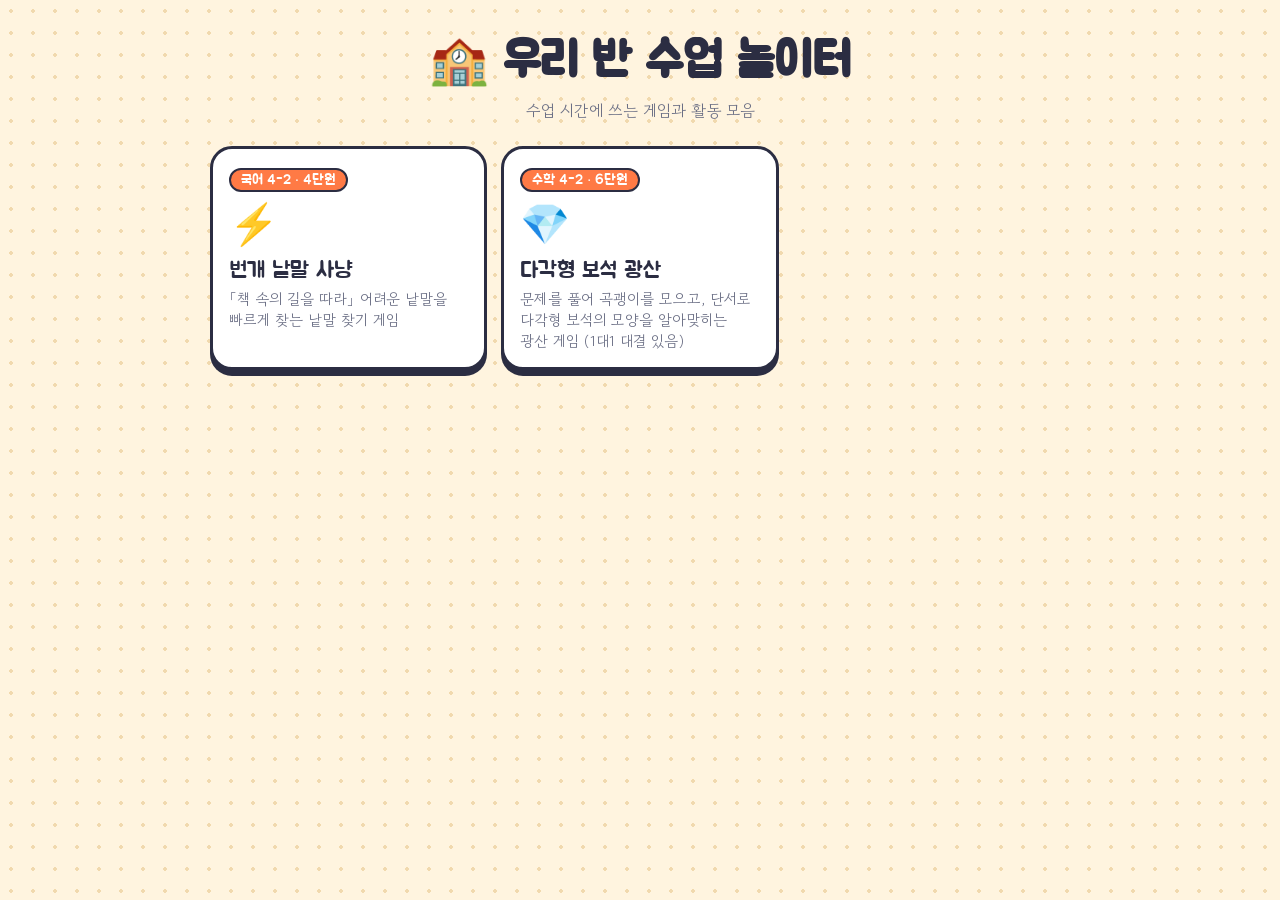
<file: index.html>
<!DOCTYPE html>
<html lang="ko">
<head>
<meta charset="utf-8">
<meta name="viewport" content="width=device-width, initial-scale=1">
<title>우리 반 수업 놀이터</title>
<link href="https://fonts.googleapis.com/css2?family=Jua&family=Gowun+Dodum&display=swap" rel="stylesheet">
<style>
body{margin:0;min-height:100vh;font-family:'Gowun Dodum',sans-serif;color:#2B2D42;background:#FFF4DF;
  background-image:radial-gradient(#F1D9AE 1.6px,transparent 1.6px);background-size:22px 22px;word-break:keep-all}
main{max-width:860px;margin:0 auto;padding:32px 16px}
h1{font-family:'Jua',sans-serif;font-size:clamp(32px,6vw,48px);text-align:center;margin:0 0 6px}
p.sub{text-align:center;color:#6B6F85;margin:0 0 24px}
.apps{display:grid;grid-template-columns:repeat(auto-fill,minmax(min(100%,260px),1fr));gap:14px}
a.app{display:block;text-decoration:none;color:inherit;background:#fff;border:3px solid #2B2D42;border-radius:22px;padding:16px;box-shadow:0 6px 0 #2B2D42}
a.app:active{transform:translateY(5px);box-shadow:0 1px 0 #2B2D42}
.ic{font-size:40px}.t{font-family:'Jua',sans-serif;font-size:22px;margin:6px 0 4px}.d{font-size:15px;color:#6B6F85}
.tag{display:inline-block;font-family:'Jua',sans-serif;font-size:14px;background:#FF7A45;color:#fff;border:2px solid #2B2D42;border-radius:999px;padding:1px 10px}
</style>
</head>
<body>
<main>
  <h1>🏫 우리 반 수업 놀이터</h1>
  <p class="sub">수업 시간에 쓰는 게임과 활동 모음</p>
  <div class="apps">
    <a class="app" href="word-hunt/">
      <span class="tag">국어 4-2 · 4단원</span>
      <div class="ic">⚡</div>
      <div class="t">번개 낱말 사냥</div>
      <div class="d">「책 속의 길을 따라」 어려운 낱말을 빠르게 찾는 낱말 찾기 게임</div>
    </a>
    <a class="app" href="gem-mine/">
      <span class="tag">수학 4-2 · 6단원</span>
      <div class="ic">💎</div>
      <div class="t">다각형 보석 광산</div>
      <div class="d">문제를 풀어 곡괭이를 모으고, 단서로 다각형 보석의 모양을 알아맞히는 광산 게임 (1대1 대결 있음)</div>
    </a>
  </div>
</main>
</body>
</html>
</file>
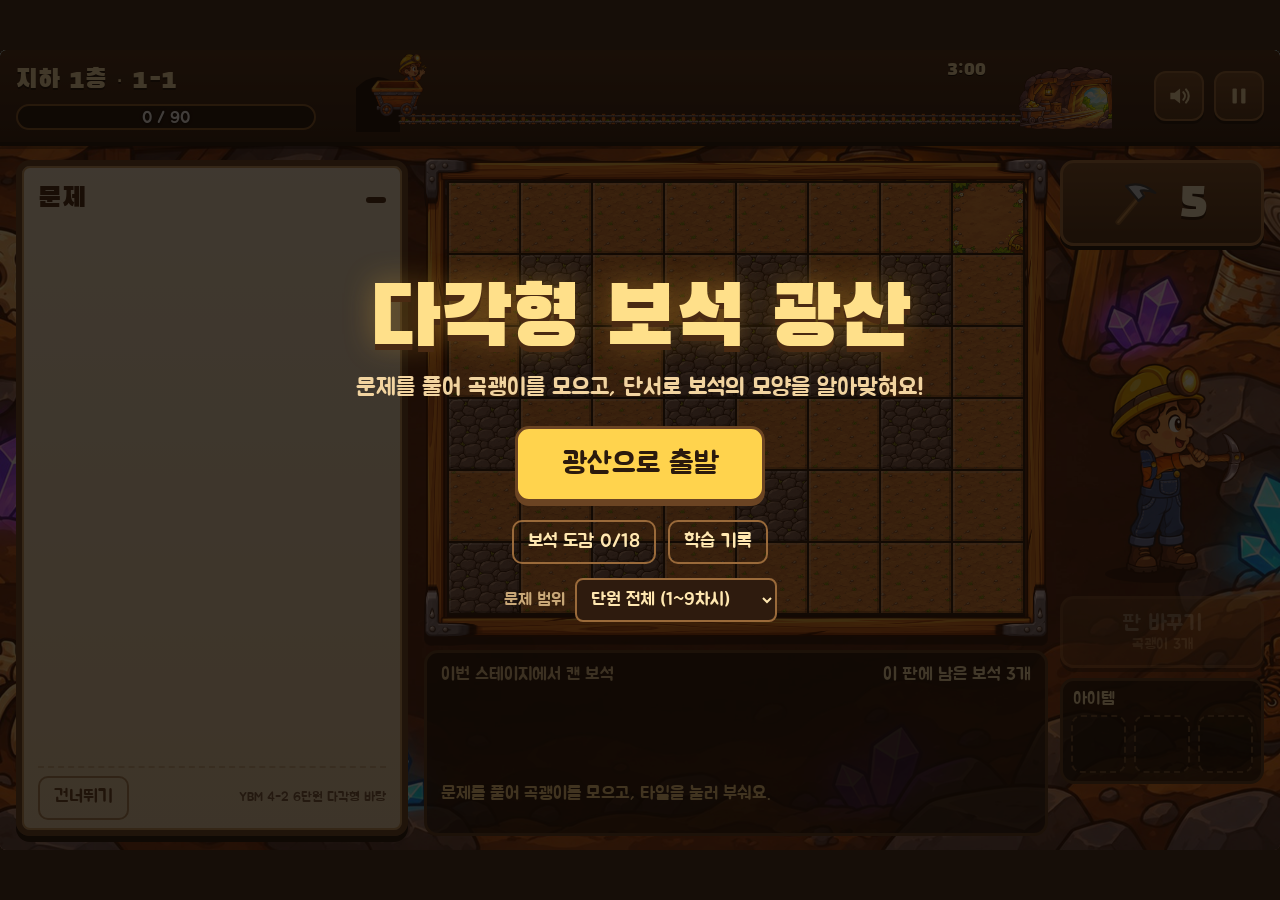
<file: gem-mine/index.html>
<!DOCTYPE html>
<html lang="ko">
<head>
<meta charset="utf-8">
<meta name="viewport" content="width=device-width, initial-scale=1, user-scalable=no">
<title>다각형 보석 광산</title>
<link rel="icon" href="data:,">
<link rel="preconnect" href="https://fonts.googleapis.com">
<link rel="preconnect" href="https://fonts.gstatic.com" crossorigin>
<link href="https://fonts.googleapis.com/css2?family=Black+Han+Sans&family=Jua&display=swap" rel="stylesheet">
<link rel="stylesheet" href="css/style.css">
</head>
<body>
<div id="viewport">
  <div id="stage" aria-label="다각형 보석 광산 게임 화면">
    <canvas id="bg" width="1280" height="800" aria-hidden="true"></canvas>

    <header id="topbar">
      <div class="tb-left">
        <div id="stageLabel" class="stage-label">지하 1층 · 1-1</div>
        <div class="gauge" id="gauge" role="progressbar" aria-label="목표 가치">
          <div class="gauge-fill" id="gaugeFill"></div>
          <span class="gauge-text" id="gaugeText">0 / 90</span>
        </div>
      </div>
      <div class="tb-rail"><canvas id="rail" width="760" height="84" aria-label="남은 시간"></canvas><span id="timeText" class="time-text">3:00</span></div>
      <div class="tb-right">
        <button id="soundBtn" class="icon-btn" aria-label="효과음 켜고 끄기" title="효과음">
          <svg viewBox="0 0 24 24" aria-hidden="true"><path d="M4 9h4l5-4v14l-5-4H4z" fill="currentColor"/><path id="soundWaves" d="M16 8.5a5 5 0 0 1 0 7M18.5 6a8.5 8.5 0 0 1 0 12" stroke="currentColor" stroke-width="2" fill="none" stroke-linecap="round"/></svg>
        </button>
        <button id="pauseBtn" class="icon-btn" aria-label="일시 정지" title="일시 정지">
          <svg viewBox="0 0 24 24" aria-hidden="true"><rect x="6" y="5" width="4" height="14" rx="1" fill="currentColor"/><rect x="14" y="5" width="4" height="14" rx="1" fill="currentColor"/></svg>
        </button>
      </div>
    </header>

    <section id="panel" aria-live="polite">
      <header class="ph"><h2 id="pTitle">문제</h2><span id="pChip" class="chip"></span></header>
      <div id="pBody"></div>
      <footer class="pf"><button id="skipBtn" class="ghost-btn">건너뛰기</button><span class="sample">YBM 4-2 6단원 다각형 바탕</span></footer>
    </section>

    <div id="boardBox"><div id="boardShake"><canvas id="board" aria-label="광산 타일판"></canvas></div>
      <div id="rockWarn" class="rock-warn hidden" role="alert"><svg viewBox="0 0 40 40" class="rw-icon" aria-hidden="true"><path d="M6 28 L10 14 L20 7 L31 10 L36 22 L30 33 L14 35 Z" fill="#8a8f96" stroke="#2a2a2e" stroke-width="3" stroke-linejoin="round"/></svg><span class="rw-text"></span><span class="rw-bar"><i></i></span></div>
    </div>

    <section id="tray">
      <div class="tray-head"><span>이번 스테이지에서 캔 보석</span><span id="leftInfo" class="left-info"></span></div>
      <div id="trayGems" class="tray-gems"></div>
      <p id="hint" class="hint">문제를 풀어 곡괭이를 모으고, 타일을 눌러 부숴요.</p>
      <div id="itemBar" class="item-bar hidden" aria-live="polite"></div>
    </section>

    <aside id="side">
      <div class="pick-box" id="pickBox" aria-label="곡괭이 수">
        <svg viewBox="0 0 48 48" aria-hidden="true" class="pick-icon"><use href="#pickaxe"/></svg>
        <span id="pickCount">5</span>
      </div>
      <div class="miner-wrap">
        <div id="comboTag" class="combo-tag"></div>
        <canvas id="miner" width="200" height="270" aria-hidden="true"></canvas>
        <div id="oppPanel" class="opp-panel hidden" aria-live="polite">
          <div class="opp-head"><span class="opp-tag">상대</span><b class="opp-name">상대</b></div>
          <div class="opp-score"></div>
          <canvas width="184" height="138" aria-label="상대 판 (부서진 칸만 보여요)"></canvas>
          <div class="opp-state"></div>
        </div>
      </div>
      <button id="swapBtn" class="wood-btn">판 바꾸기<small>곡괭이 3개</small></button>
      <div class="item-bag" id="itemBag" aria-label="아이템 가방">
        <div class="bag-head">아이템<span id="drillInfo" class="drill-info"></span></div>
        <div class="slots" id="itemSlots"></div>
      </div>
    </aside>

    <div id="fx" aria-hidden="true"></div>
    <div id="overlay" class="overlay hidden"></div>
  </div>
  <div id="rotateHint" class="rotate-hint">태블릿을 가로로 돌리면 더 크게 보여요</div>
</div>

<svg width="0" height="0" style="position:absolute" aria-hidden="true">
  <defs>
    <symbol id="pickaxe" viewBox="0 0 48 48">
      <path d="M10 41 L31 16" stroke="#8a5a2b" stroke-width="5" stroke-linecap="round"/>
      <path d="M10 41 L31 16" stroke="#c48a4a" stroke-width="2" stroke-linecap="round"/>
      <path d="M17 9 Q30 4 43 15 Q36 12 30 13 L33 18 L28 22 L24 17 Q20 12 17 9Z" fill="#c9d3dc" stroke="#3a3f46" stroke-width="2" stroke-linejoin="round"/>
    </symbol>
  </defs>
</svg>
<script type="module" src="src/main.js"></script>
</body>
</html>
</file>
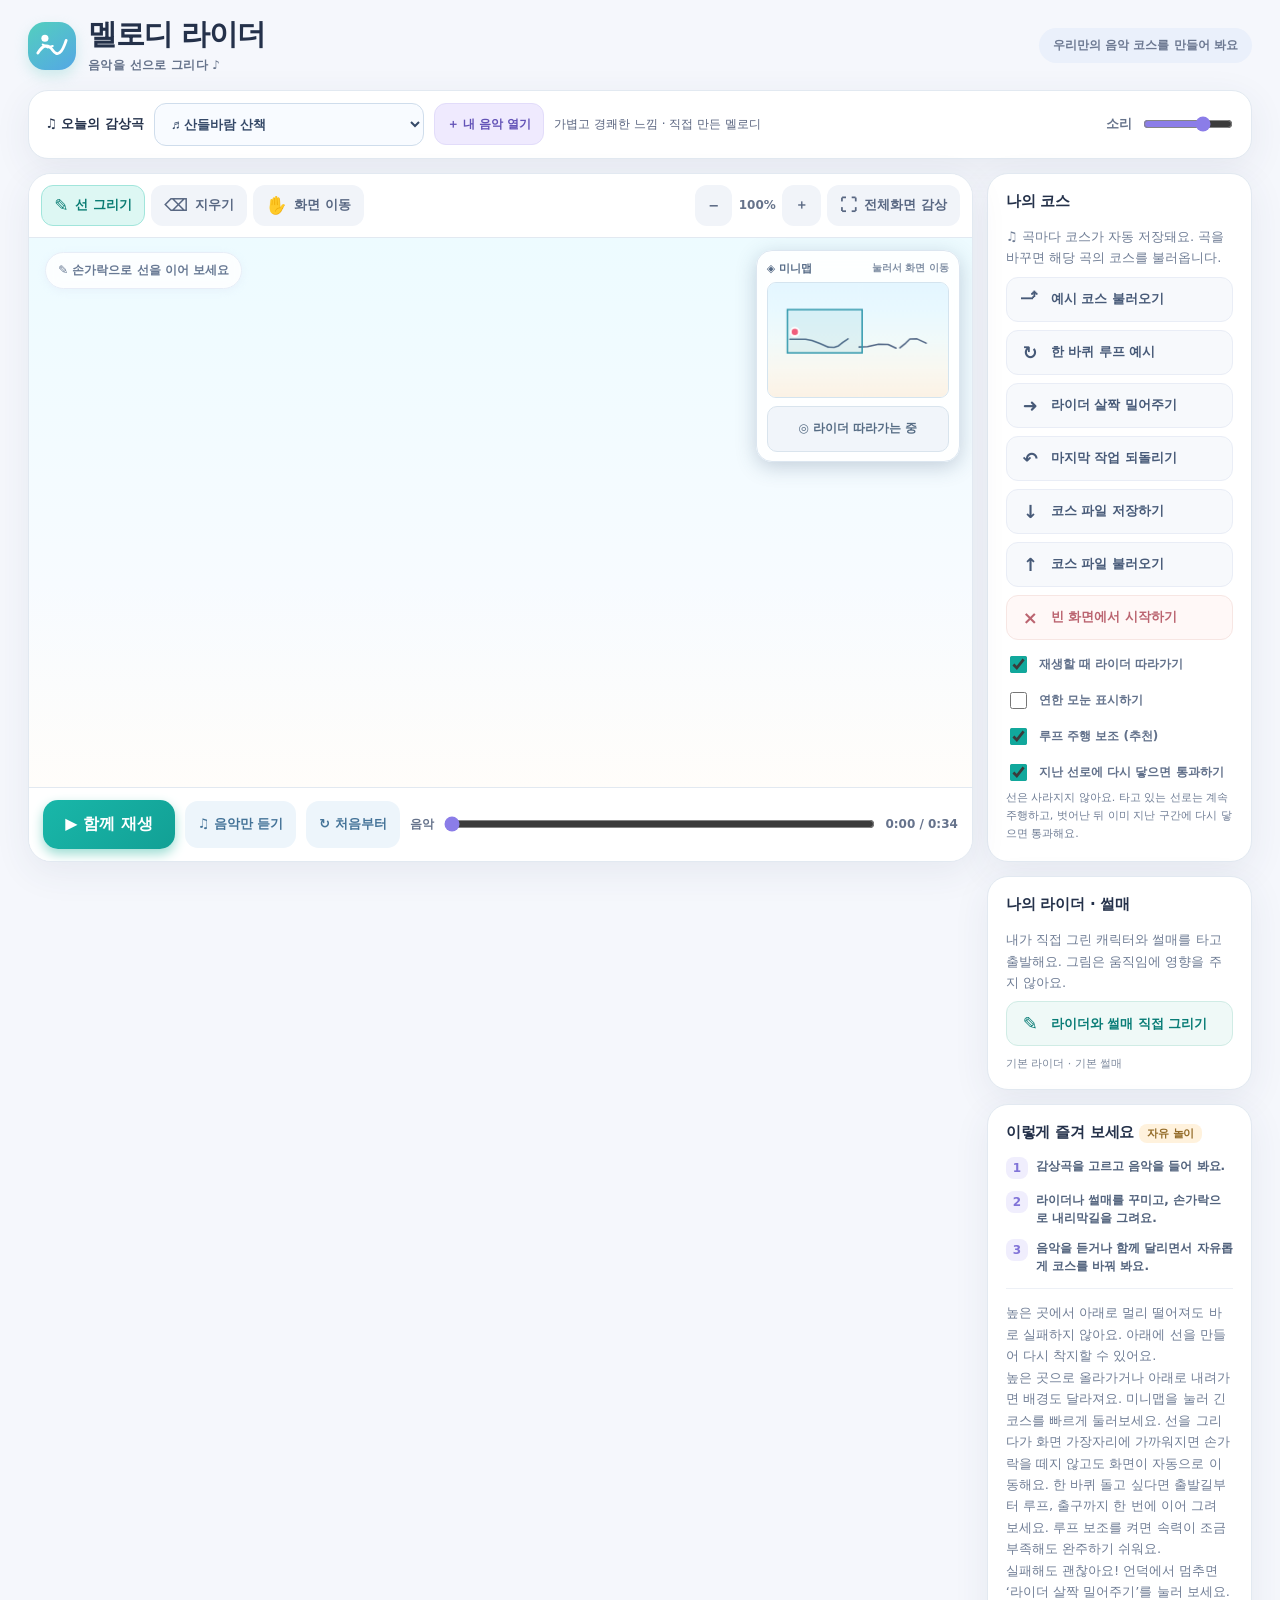
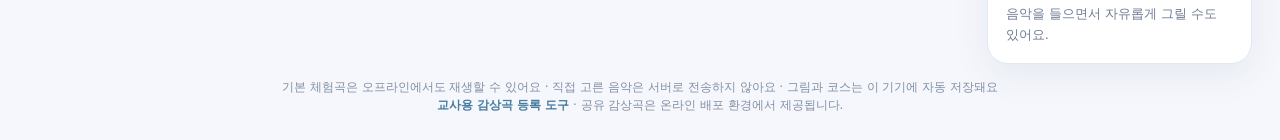
<file: melody-rider/index.html>
<!doctype html>
<html lang="ko">
<head>
<meta charset="utf-8">
<meta name="viewport" content="width=device-width,initial-scale=1,viewport-fit=cover,user-scalable=no">
<meta name="theme-color" content="#f6f7fb">
<title>멜로디 라이더 | 음악을 선으로 그리다</title>
<style>
:root{--ink:#24314a;--sub:#66738b;--mint:#11a89c;--mint-d:#098d82;--lilac:#8b7de8;--orange:#ff935e;--stroke:#e2e9f1;--paper:#fff;--bg:#f5f7fc;--shadow:0 10px 36px rgba(49,63,99,.08)}
*{box-sizing:border-box}html,body{margin:0;min-height:100%;background:var(--bg);font-family:system-ui,-apple-system,"Apple SD Gothic Neo","Noto Sans KR",sans-serif;color:var(--ink)}button,input{font:inherit}button{cursor:pointer;-webkit-tap-highlight-color:transparent}button:focus-visible,input:focus-visible{outline:3px solid #74cfc5;outline-offset:2px}
.shell{max-width:1500px;padding:18px clamp(12px,2.2vw,30px) 26px;margin:auto}.top{display:flex;align-items:center;justify-content:space-between;gap:16px;margin-bottom:16px;flex-wrap:wrap}.brand{display:flex;align-items:center;gap:12px}.logo{height:48px;width:48px;border-radius:17px;display:grid;place-items:center;background:linear-gradient(145deg,#53cfbe,#54a7e5);box-shadow:0 6px 13px #93d8d36b}.logo svg{width:34px;height:34px}.brand h1{font-size:clamp(22px,2.3vw,30px);margin:0;letter-spacing:-1px;line-height:1.15}.brand small{display:block;font-size:12px;color:var(--sub);font-weight:600;letter-spacing:.3px;margin-top:5px}.teacher-tip{font-size:12px;color:#6c7891;background:#eaf0fb;border-radius:50px;padding:9px 14px;font-weight:700}
.music-panel{display:flex;align-items:center;flex-wrap:wrap;gap:12px;background:var(--paper);border:1px solid var(--stroke);border-radius:20px;padding:12px 16px;box-shadow:var(--shadow);margin-bottom:14px}.music-label{font-size:13px;font-weight:800;white-space:nowrap}.music-picks{display:flex;background:#f0f3f9;border-radius:12px;padding:4px;gap:3px}.music-picks button{border:0;border-radius:10px;background:transparent;color:#65748a;padding:8px 12px;font-weight:800;font-size:13px}.music-picks button.selected{color:#fff;background:#776ce0;box-shadow:0 3px 10px #b8b1ef}.song-name{font-size:12px;color:#5a6580;overflow:hidden;text-overflow:ellipsis;white-space:nowrap;min-width:0;flex:1}.volume{display:flex;align-items:center;gap:9px;font-size:13px;color:var(--sub);font-weight:700}.volume input{accent-color:#8b7de8;width:90px}.hide{display:none!important}
.layout{display:grid;grid-template-columns:minmax(0,1fr) 265px;align-items:start;gap:14px}.stage-card{position:relative;background:#fff;border:1px solid var(--stroke);border-radius:23px;box-shadow:var(--shadow);overflow:hidden}.canvas-toolbar{display:flex;flex-wrap:wrap;align-items:center;gap:6px;padding:11px 12px;background:rgba(255,255,255,.97);border-bottom:1px solid var(--stroke);min-height:64px}.tool{border:1px solid transparent;background:#f1f4f9;color:#586782;font-size:13px;font-weight:800;border-radius:12px;min-height:41px;padding:0 12px;display:flex;gap:7px;align-items:center;justify-content:center;white-space:nowrap}.tool.active{background:#ddf7f3;color:#097c73;border-color:#a1e5db}.tool.warn{color:#ae6060;background:#fff4f1}.tool .ic{font-size:17px}.toolbar-spacer{flex:1}.zoom-lbl{font-size:12px;color:var(--sub);font-weight:800;min-width:38px;text-align:center}.stage{position:relative;height:clamp(355px,61vh,690px);background:linear-gradient(180deg,#edfbff,#f7fbff 63%,#fffdfa);overflow:hidden;touch-action:none;user-select:none}.stage canvas{display:block;width:100%;height:100%;touch-action:none;cursor:crosshair}.stage.is-pan canvas{cursor:grab}.stage.is-erase canvas{cursor:cell}
.mini-map{position:absolute;top:12px;right:12px;z-index:4;width:204px;padding:10px 10px 9px;background:rgba(255,255,255,.89);border:1px solid #dce6f0;border-radius:16px;box-shadow:0 5px 20px #344e7040;backdrop-filter:blur(8px);-webkit-backdrop-filter:blur(8px)}.mini-head{display:flex;align-items:center;justify-content:space-between;gap:6px;margin-bottom:6px;font-size:11px;font-weight:900;color:#526884}.mini-head small{font-size:10px;color:#8190a5;font-weight:700}.mini-map canvas{display:block;width:100%;height:116px;touch-action:none;cursor:crosshair;background:#f7fbff;border:1px solid #d4e4ef;border-radius:9px}.mini-map:focus-within{outline:2px solid #67b8d1;outline-offset:2px}
.mini-follow{display:flex;align-items:center;justify-content:center;gap:5px;width:100%;min-height:46px;margin-top:8px;border:1px solid #91dbd0;border-radius:10px;background:#ddf7f2;color:#087d74;font-size:12px;font-weight:850;touch-action:manipulation;-webkit-tap-highlight-color:transparent}
.mini-follow.is-following{background:#f1f5fa;border-color:#d9e4ed;color:#566c84}
@media(max-width:750px){.mini-map{width:164px;top:9px;right:9px;padding:8px;border-radius:12px}.mini-map canvas{height:97px}.mini-head{font-size:10px;margin-bottom:5px}.mini-head small{font-size:9px}.mini-follow{font-size:11px;min-height:40px}}
@media(max-width:450px){.mini-map{width:138px;top:7px;right:7px;padding:6px}.mini-map canvas{height:83px}.mini-head small{font-size:8px}}.stage-overlay{position:absolute;left:16px;top:14px;pointer-events:none;background:#ffffffcc;color:#687994;font-size:12px;font-weight:800;padding:9px 12px;border:1px solid #e7edf7;border-radius:30px;backdrop-filter:blur(7px);box-shadow:0 2px 8px #d7e5f255}.message{position:absolute;left:50%;top:32%;transform:translate(-50%,-50%);background:#26364be8;border-radius:16px;padding:13px 20px;color:#fff;font-weight:800;text-align:center;max-width:80%;font-size:14px;pointer-events:none;opacity:0;transition:opacity .3s}.message.show{opacity:1}.playbar{display:flex;align-items:center;gap:10px;padding:12px 14px;background:#fff;border-top:1px solid var(--stroke)}.play{background:linear-gradient(135deg,#19b7a9,#12a095);border:0;min-height:49px;color:#fff;border-radius:15px;padding:0 22px;font-weight:900;font-size:16px;box-shadow:0 5px 12px #9cddd3}.restart{background:#edf5fb;border:0;color:#447398;border-radius:13px;padding:0 13px;min-height:47px;font-weight:800;font-size:13px}.timeline{min-width:80px;flex:1;display:flex;align-items:center;gap:8px}.timeline input{width:100%;accent-color:#8b7de8}.time{font-size:12px;color:#66738c;white-space:nowrap;font-variant-numeric:tabular-nums;font-weight:800}.timeline label{font-size:12px;color:var(--sub);white-space:nowrap;font-weight:800}.side{display:flex;flex-direction:column;gap:14px}.panel{background:#fff;border:1px solid var(--stroke);border-radius:21px;padding:18px;box-shadow:var(--shadow)}.panel h2{font-size:15px;margin:0 0 15px;letter-spacing:-.2px}.panel .sep{height:1px;background:#edf0f6;margin:13px 0}.pbtn{width:100%;display:flex;align-items:center;gap:9px;text-align:left;border:1px solid #e9edf6;background:#f7f9fc;border-radius:12px;padding:11px 12px;color:#475a78;font-weight:800;font-size:13px;margin-top:8px}.pbtn .ic{font-size:18px;width:23px;text-align:center}.pbtn:hover,.tool:hover{filter:brightness(.98)}.pbtn.danger{background:#fff8f7;color:#bb6470;border-color:#f7e6e3}.check{display:flex;align-items:center;gap:9px;color:#62718b;font-size:12px;font-weight:750;margin-top:13px;cursor:pointer}.check input{accent-color:var(--mint);width:17px;height:17px}.hint{color:#6f7d95;line-height:1.65;font-size:13px;margin:0}.steps{display:grid;gap:12px}.steps p{display:flex;gap:8px;margin:0;color:#52637d;font-size:12px;line-height:1.5;font-weight:700}.steps b{height:22px;width:22px;border-radius:8px;display:inline-grid;place-items:center;flex-shrink:0;background:#f0eefd;color:#8174d8;font-size:12px}.footer{margin-top:14px;text-align:center;color:#8290a3;font-size:12px;line-height:1.5}.pill{background:#fff2dd;color:#936b28;padding:3px 8px;border-radius:8px;font-weight:900;font-size:11px}.simple{border:0;background:transparent;color:#4e88ac;font-weight:800;font-size:12px;padding:4px}.mobile-only{display:none}
@media(max-width:1050px){.layout{grid-template-columns:minmax(0,1fr) 220px}.panel{padding:14px}.tool{padding:0 9px}.teacher-tip{display:none}.canvas-toolbar{gap:5px}}
@media(max-width:750px){.shell{padding:10px 10px 20px}.top{margin:5px 4px 12px}.brand h1{font-size:22px}.logo{height:42px;width:42px;border-radius:14px}.layout{display:flex;flex-direction:column}.side{display:grid;grid-template-columns:1fr 1fr}.stage{height:55vh;min-height:350px;max-height:580px}.canvas-toolbar{padding:9px;min-height:unset}.tool{min-height:40px;font-size:12px;padding:0 9px}.tool .ic{font-size:15px}.zoom-lbl{display:none}.playbar{padding:9px;gap:6px}.play{min-height:45px;padding:0 14px;font-size:14px}.restart{min-height:45px;padding:0 9px}.timeline label{display:none}.time{font-size:11px}.music-panel{padding:10px;gap:9px}.music-label{display:none}.music-picks button{padding:8px;font-size:12px}.volume{display:none}.song-name{flex-basis:100%}.footer{margin-top:10px}}
@media(max-width:450px){.side{grid-template-columns:1fr}.stage{height:52vh}.canvas-toolbar{flex-wrap:nowrap;overflow-x:auto}.toolbar-spacer{display:none}.playbar{flex-wrap:wrap}.timeline{order:3;flex-basis:100%;padding:0 3px}.stage-overlay{font-size:10px;left:8px;top:8px}.brand small{font-size:10px}}

.song-select{min-height:43px;border:1px solid #cfddec;border-radius:12px;background:#f8fbff;color:#354968;padding:0 12px;font-weight:850;font-size:13px;max-width:270px;min-width:165px;flex:1;cursor:pointer}.song-file-btn{background:#efeafe;color:#6353b7;border:1px solid #e2dcfa;border-radius:12px;min-height:42px;padding:0 12px;font-weight:800;font-size:12px;white-space:nowrap}.music-panel{gap:10px}.song-name{min-width:190px}.art-open{background:#eff9f7;border-color:#d0ece5;color:#087c76}.art-state{font-size:11px;color:#7d899d;margin-top:10px}.footer a{color:#477c9f;text-decoration:none;font-weight:800}
.art-dialog{border:0;background:transparent;padding:8px;max-width:min(820px,calc(100vw - 20px));width:100%;max-height:min(96dvh,900px);overflow:auto}.art-dialog::backdrop{background:#172944a8;backdrop-filter:blur(3px)}.art-content{background:#fff;border-radius:25px;padding:22px;box-shadow:0 18px 55px #17294442}.art-heading{display:flex;justify-content:space-between;gap:12px;align-items:flex-start}.art-heading h2{margin:0;font-size:23px}.art-heading p{margin:5px 0 0;color:#708098;line-height:1.5;font-size:12px}.art-close{border:0;background:#eef2f8;width:38px;height:38px;border-radius:11px;font-size:27px;color:#63758b;line-height:1}.art-tabs{display:flex;gap:8px;margin:17px 0 13px}.art-tabs button{border:1px solid #dbe5f0;background:#f5f7fc;border-radius:11px;padding:10px 15px;color:#66768b;font-weight:900}.art-tabs button.chosen{background:#def7f1;border-color:#80d8cc;color:#078476}.art-work{display:grid;grid-template-columns:minmax(0,1fr) minmax(170px,.75fr);gap:18px;align-items:center}.art-board{min-height:250px;border-radius:18px;border:2px dashed #b9d8e2;background-color:#f7fbff;background-image:linear-gradient(#a6d8e32b 1px,transparent 1px),linear-gradient(90deg,#a6d8e32b 1px,transparent 1px);background-size:24px 24px;display:flex;align-items:center;justify-content:center;padding:12px}.art-board canvas{display:block;max-width:100%;width:auto;height:auto;max-height:min(39vh,355px);touch-action:none;cursor:crosshair;filter:drop-shadow(0 1px 0 #d2d9e9)}.art-explain strong{font-size:15px}.art-explain p{font-size:12px;line-height:1.6;color:#738198}.art-color-row{display:flex;flex-wrap:wrap;gap:8px;margin:16px 0}.art-color-row button{width:33px;height:33px;border-radius:50%;border:3px solid white;box-shadow:0 0 0 1px #d8dfeb;position:relative;padding:0}.art-color-row button.chosen{box-shadow:0 0 0 3px #7468c9}.art-tools{display:flex;flex-wrap:wrap;gap:7px}.art-tools button{border:1px solid #d9e2f0;border-radius:9px;background:#f3f6fb;color:#546983;padding:9px;font-size:12px;font-weight:800}.art-tools button.chosen{color:#0a7f76;background:#dff6f0;border-color:#9ee1d7}.art-explain .art-small{font-size:11px;margin-top:15px}.art-bottom{display:flex;gap:10px;justify-content:flex-end;margin-top:18px;border-top:1px solid #edf0f7;padding-top:15px}.art-bottom button{min-height:44px;border:0;border-radius:12px;background:#eff2f8;color:#576982;padding:0 17px;font-weight:850}.art-bottom .art-save{background:#159f95;color:white}
@media(max-width:750px){.music-panel .song-select{max-width:none}.song-name{flex-basis:100%;min-width:0}.art-dialog{max-height:96dvh}.art-content{padding:14px}.art-work{grid-template-columns:minmax(0,1fr) minmax(145px,.7fr);gap:11px}.art-board{min-height:195px;padding:6px}.art-heading h2{font-size:19px}.art-color-row button{width:29px;height:29px}.art-tabs{margin:12px 0}}
@media(max-width:550px){.art-work{grid-template-columns:1fr;gap:9px}.art-board{min-height:180px}.art-board canvas{max-height:29vh}.art-explain p{margin:5px 0}.art-color-row{margin:9px 0}.art-heading p{font-size:11px}.art-bottom{margin-top:8px}.art-tabs button{font-size:12px;padding:8px 9px}}
/* 모바일에서 캔버스의 길게 누르기, 선택, 브라우저 제스처를 최대한 제한합니다. */
html,body{overscroll-behavior-x:none;overscroll-behavior-y:contain}
.stage,.stage canvas,.mini-map canvas,.art-board canvas{
 touch-action:none!important;overscroll-behavior:none;
 -webkit-touch-callout:none;-webkit-user-select:none;user-select:none;
 -webkit-tap-highlight-color:transparent;
}
.stage canvas,.mini-map canvas,.art-board canvas{-webkit-user-drag:none}

/* 감상 모드: 브라우저 전체화면을 지원하지 않는 태블릿에서도 앱 내부 화면을 최대화합니다. */
body.cinema-active{overflow:hidden}
.stage-card.is-cinema{position:fixed!important;inset:0!important;z-index:9999;width:100vw!important;height:100dvh!important;max-height:none!important;max-width:none!important;border:0;border-radius:0;box-shadow:none;display:flex;flex-direction:column;background:#fff}
.stage-card.is-cinema .canvas-toolbar{display:none!important}
.stage-card.is-cinema .stage{flex:1 1 auto;height:auto!important;min-height:0!important;max-height:none!important}
.stage-card.is-cinema .stage>canvas{pointer-events:none;cursor:default}
.stage-card.is-cinema .stage-overlay{display:none}
.stage-card.is-cinema .playbar{flex:0 0 auto;z-index:6;min-height:56px;padding-bottom:max(9px,env(safe-area-inset-bottom));box-shadow:0 -4px 15px #142b401a}
.cinema-actions{display:none;position:absolute;left:max(10px,env(safe-area-inset-left));top:max(10px,env(safe-area-inset-top));z-index:6;gap:6px;align-items:center;flex-wrap:wrap;max-width:calc(100% - 185px);padding:5px;background:#ffffffec;border:1px solid #dce6f0;border-radius:12px;box-shadow:0 5px 18px #344e7022}
.stage-card.is-cinema .cinema-actions{display:flex}
.cinema-actions button{border:0;border-radius:9px;min-width:44px;min-height:44px;padding:0 10px;background:#eef5f8;color:#3b5b74;font-size:14px;font-weight:850;touch-action:manipulation}
.cinema-actions .cinema-close{background:#263b52;color:#fff}
.cinema-actions .cinema-zoom{font-size:12px;font-weight:850;min-width:38px;text-align:center}
@media(max-width:750px){.cinema-actions{max-width:calc(100% - 176px)}.cinema-actions button{padding:0 8px;font-size:12px}}
@media(max-width:450px){.cinema-actions{max-width:calc(100% - 147px);gap:3px;padding:3px}.cinema-actions button{min-width:38px;min-height:40px;padding:0 6px;font-size:11px}.cinema-actions .cinema-zoom{min-width:30px}}
</style>
</head>
<body>
<div class="shell">
<header class="top">
  <div class="brand"><div class="logo" aria-hidden="true"><svg viewBox="0 0 48 48" fill="none"><path d="M4 34Q15 16 25 30T44 16" stroke="white" stroke-width="4" stroke-linecap="round"/><circle cx="14" cy="13" r="5" fill="#fff"/><path d="M11 22L18 26L25 24" stroke="white" stroke-width="3" stroke-linecap="round"/></svg></div><div><h1>멜로디 라이더</h1><small>음악을 선으로 그리다 ♪</small></div></div>
  <div class="teacher-tip">우리만의 음악 코스를 만들어 봐요</div>
</header>
<section class="music-panel" aria-label="음악 선택">
  <div class="music-label">♫ 오늘의 감상곡</div>
  <select class="song-select" id="songSelect" aria-label="감상곡 선택"><option>감상곡을 준비하는 중…</option></select>
  <button type="button" class="song-file-btn" id="pickFile">＋ 내 음악 열기</button>
  <input id="musicInput" class="hide" type="file" accept="audio/*,.mp3,.m4a,.wav,.ogg">
  <span class="song-name" id="songName">곡을 선택한 뒤 듣거나 코스를 만들어 보세요</span>
  <div class="volume"><label for="volume">소리</label><input id="volume" type="range" min="0" max="100" value="70" aria-label="음량"></div>
</section>
<div class="layout">
  <section class="stage-card" aria-label="그리기와 라이더 영역">
    <div class="canvas-toolbar">
      <button type="button" class="tool active" id="toolDraw" aria-pressed="true"><span class="ic">✎</span> 선 그리기</button>
      <button type="button" class="tool" id="toolErase" aria-pressed="false"><span class="ic">⌫</span> 지우기</button>
      <button type="button" class="tool" id="toolPan" aria-pressed="false"><span class="ic">✋</span> 화면 이동</button>
      <span class="toolbar-spacer"></span>
      <button type="button" class="tool" id="zoomOut" aria-label="화면 축소">−</button><span class="zoom-lbl" id="zoomLabel">100%</span><button type="button" class="tool" id="zoomIn" aria-label="화면 확대">＋</button><button type="button" class="tool" id="cinemaModeBtn" aria-label="전체화면 감상 모드 열기"><span class="ic">⛶</span> 전체화면 감상</button>
    </div>
    <div class="stage" id="stage"><canvas id="canvas" aria-label="터치 또는 마우스로 선을 그리는 공간"></canvas><span class="stage-overlay" id="stageStatus">✎ 선을 그려 길을 이어 보세요</span><div class="cinema-actions" aria-label="전체화면 감상 조작"><button type="button" id="cinemaZoomOut" aria-label="감상 화면 축소">−</button><span id="cinemaZoomLabel" class="cinema-zoom">100%</span><button type="button" id="cinemaZoomIn" aria-label="감상 화면 확대">＋</button><button type="button" class="cinema-close" id="cinemaExitBtn">⛶ 종료</button></div><div class="mini-map" aria-label="전체 코스 미니맵"><div class="mini-head"><span>◈ 미니맵</span><small>눌러서 화면 이동</small></div><canvas id="miniCanvas" aria-label="미니맵에서 이동할 곳을 선택하세요" tabindex="0" role="button"></canvas><button type="button" id="followRiderBtn" class="mini-follow is-following" aria-pressed="true">◎ 라이더 따라가는 중</button></div><div class="message" id="message" aria-live="polite"></div></div>
    <div class="playbar">
      <button type="button" class="play" id="playBtn">▶ 함께 재생</button>
      <button type="button" class="restart" id="listenBtn">♫ 음악만 듣기</button>
      <button type="button" class="restart" id="retryBtn">↻ 처음부터</button>
      <div class="timeline"><label for="seek">음악</label><input type="range" min="0" max="1000" value="0" id="seek" aria-label="음악 재생 위치"><span class="time" id="time">0:00 / 0:34</span></div>
    </div>
  </section>
  <aside class="side">
    <section class="panel"><h2>나의 코스</h2><p class="hint">♫ 곡마다 코스가 자동 저장돼요. 곡을 바꾸면 해당 곡의 코스를 불러옵니다.</p>
      <button type="button" class="pbtn" id="sampleBtn"><span class="ic">⤴</span> 예시 코스 불러오기</button>
      <button type="button" class="pbtn" id="loopSampleBtn"><span class="ic">↻</span> 한 바퀴 루프 예시</button>
      <button type="button" class="pbtn" id="pushBtn"><span class="ic">➜</span> 라이더 살짝 밀어주기</button>
      <button type="button" class="pbtn" id="undoBtn"><span class="ic">↶</span> 마지막 작업 되돌리기</button>
      <button type="button" class="pbtn" id="saveBtn"><span class="ic">↓</span> 코스 파일 저장하기</button>
      <button type="button" class="pbtn" id="loadBtn"><span class="ic">↑</span> 코스 파일 불러오기</button>
      <button type="button" class="pbtn danger" id="clearBtn"><span class="ic">×</span> 빈 화면에서 시작하기</button>
      <input class="hide" type="file" accept=".json,application/json" id="courseInput">
      <label class="check"><input type="checkbox" id="follow" checked> 재생할 때 라이더 따라가기</label>
      <label class="check"><input type="checkbox" id="showGrid"> 연한 모눈 표시하기</label>
      <label class="check"><input type="checkbox" id="loopAssist" checked> 루프 주행 보조 (추천)</label>
      <label class="check"><input type="checkbox" id="oneUseRails" checked> 지난 선로에 다시 닿으면 통과하기</label>
      <p class="hint" style="font-size:11px;margin-top:5px">선은 사라지지 않아요. 타고 있는 선로는 계속 주행하고, 벗어난 뒤 이미 지난 구간에 다시 닿으면 통과해요.</p>
    </section>
    <section class="panel"><h2>나의 라이더 · 썰매</h2>
      <p class="hint">내가 직접 그린 캐릭터와 썰매를 타고 출발해요. 그림은 움직임에 영향을 주지 않아요.</p>
      <button type="button" class="pbtn art-open" id="artOpen"><span class="ic">✎</span> 라이더와 썰매 직접 그리기</button>
      <div class="art-state" id="artState">기본 캐릭터 · 기본 썰매</div>
    </section>
    <section class="panel"><h2>이렇게 즐겨 보세요 <span class="pill">자유 놀이</span></h2>
      <div class="steps"><p><b>1</b><span>감상곡을 고르고 음악을 들어 봐요.</span></p><p><b>2</b><span>라이더나 썰매를 꾸미고, 손가락으로 내리막길을 그려요.</span></p><p><b>3</b><span>음악을 듣거나 함께 달리면서 자유롭게 코스를 바꿔 봐요.</span></p></div>
      <div class="sep"></div><p class="hint">높은 곳에서 아래로 멀리 떨어져도 바로 실패하지 않아요. 아래에 선을 만들어 다시 착지할 수 있어요.</p><p class="hint">높은 곳으로 올라가거나 아래로 내려가면 배경도 달라져요. 미니맵을 눌러 긴 코스를 빠르게 둘러보세요. 선을 그리다가 화면 가장자리에 가까워지면 손가락을 떼지 않고도 화면이 자동으로 이동해요. 한 바퀴 돌고 싶다면 출발길부터 루프, 출구까지 한 번에 이어 그려 보세요. 루프 보조를 켜면 속력이 조금 부족해도 완주하기 쉬워요.</p><p class="hint">실패해도 괜찮아요! 언덕에서 멈추면 ‘라이더 살짝 밀어주기’를 눌러 보세요. 음악을 들으면서 자유롭게 그릴 수도 있어요.</p>
    </section>
  </aside>
</div>
<div class="footer">기본 체험곡은 오프라인에서도 재생할 수 있어요 · 직접 고른 음악은 서버로 전송하지 않아요 · 그림과 코스는 이 기기에 자동 저장돼요<br><a href="teacher.html">교사용 감상곡 등록 도구</a> · 공유 감상곡은 온라인 배포 환경에서 제공됩니다.</div>
</div>
<dialog id="artDialog" class="art-dialog" aria-labelledby="artDialogTitle">
  <div class="art-content">
    <div class="art-heading"><div><h2 id="artDialogTitle">내 라이더와 썰매 꾸미기</h2><p>손가락으로 마음껏 그려요! 그림이 작게 줄어들어 라이더와 함께 움직여요.</p></div><button type="button" id="artClose" class="art-close" aria-label="그리기 창 닫기">×</button></div>
    <div class="art-tabs" role="group" aria-label="그림 종류"><button type="button" class="chosen" id="artTabRider">사람 · 동물 그리기</button><button type="button" id="artTabSled">썰매 그리기</button></div>
    <div class="art-work"><div class="art-board"><canvas id="artCanvas" width="240" height="280" aria-label="캐릭터를 직접 그리는 공간"></canvas></div><div class="art-explain"><strong id="artGuideTitle">라이더를 그려 보세요</strong><p id="artGuideText">얼굴이나 몸을 크게 그리면 달릴 때도 잘 보여요. 종이처럼 보이는 배경은 저장되지 않아요.</p><div class="art-color-row" id="artPalette" aria-label="펜 색상"></div><div class="art-tools"><button id="artPen" type="button" class="chosen">✎ 펜</button><button id="artEraser" type="button">⌫ 지우개</button><button id="artUndo" type="button">↶ 되돌리기</button><button id="artClear" type="button">모두 지우기</button></div><p class="art-small">그린 부분만 사용해요. 빈 그림을 적용하면 기본 모습으로 돌아갑니다.</p></div></div>
    <div class="art-bottom"><button type="button" id="artCancel">취소</button><button type="button" id="artApply" class="art-save">✓ 내 그림 적용하기</button></div>
  </div>
</dialog>
<script>
(()=>{'use strict';
const $=id=>document.getElementById(id);
const canvas=$('canvas'),stage=$('stage'),ctx=canvas.getContext('2d');
const BASE={x:94,y:228};
// v2.5 tablet drawing stability and edge-auto-scroll. Keep old song/course storage keys unchanged.
const SAMPLE=[
 [[32,320],[110,320],[230,320],[310,337],[410,374],[515,421]],
 [[515,421],[590,423],[645,404],[700,359],[765,315]],
 [[905,419],[1010,414],[1150,384],[1270,386],[1370,432]],
 [[1420,429],[1490,371],[1545,318],[1635,316],[1750,369]]
];
// v2.3까지 사용한 단일 코스 키는 최초 실행 때 '산들바람 산책' 코스로 이전합니다.
const STORAGE='melodyRider_courses_v1';
const COURSE_STORAGE_PREFIX='melodyRider_songCourse_v1:';
const SELECTED_SONG_STORAGE='melodyRider_selectedSong_v1';
let activeCourseKey='builtin:breeze',storageWarningShown=false;
let tracks=[],history=[],mode='draw',camera={x:0,y:-56,zoom:1},follow=true,grid=false;
let width=800,height=500,scale=1,pointer=null,preview=null,playing=false,rideEnabled=true,lastTime=0,now=0,shownMessage=0,death=false,loopAssist=true,oneUseRails=true;
// 곡별 저장 코스는 변경하지 않고, 한 번 탄 구간만 주행 중 임시 기록합니다.
let usedRailSegments=new WeakMap();
const miniCanvas=$('miniCanvas'),miniCtx=miniCanvas.getContext('2d');let minimapDirty=true,miniBounds=null,miniProjection=null,miniPointer=null;const miniLayer=document.createElement('canvas');
// 자유 감상용 주행 설정: 적은 구름저항과 부드러운 코너 통과.
const PHYSICS={gravity:970,startSpeed:290,rollingFriction:.003,airDrag:.008,maxSpeed:1100};
let rider={x:BASE.x,y:BASE.y,vx:PHYSICS.startSpeed,vy:0,angle:0,grounded:false,tangent:null,track:null,s:0,railSpeed:0,side:1,boosted:new Set(),r:12},sparkles=[];
// 교사가 music-library.json에 등록한 곡은 학생 전체에게 공유되고, 내 음악은 기기 안에서만 열립니다.
const BUILTINS=[
 {id:'breeze',kind:'builtin',title:'산들바람 산책',description:'가볍고 경쾌한 느낌 · 직접 만든 멜로디',bpm:112,length:34.3,wave:'triangle',melody:[64,67,69,71,72,71,69,67,64,62,64,67,69,67,64,null,65,69,72,74,72,69,67,65,64,67,71,74,72,69,67,null,64],bass:[48,48,53,50]},
 {id:'cloud',kind:'builtin',title:'구름 위의 꿈',description:'느리고 부드러운 느낌 · 직접 만든 멜로디',bpm:76,length:41.5,wave:'sine',melody:[60,null,64,67,69,null,67,64,62,null,65,69,67,null,64,null,60,62,64,null,67,65,64,null,62,60,62,65,64,null,60,null],bass:[48,53,46,48]},
 {id:'chase',kind:'builtin',title:'두근두근 모험',description:'빠르고 신나는 느낌 · 직접 만든 멜로디',bpm:152,length:30.3,wave:'sawtooth',melody:[64,64,67,69,71,69,67,64,72,71,69,67,69,71,74,null,76,74,72,71,69,67,69,71,72,74,76,74,71,69,67,null],bass:[48,55,53,50]}
];
let songs=[...BUILTINS],currentSong=BUILTINS[0],musicMode='builtin',musicFileUrl=null,selectedFile=null,musicTime=0,beatPlayed=-1,ctxAudio=null,volume=.7;
const audio=new Audio();audio.preload='metadata';audio.volume=volume;
let musicDuration=currentSong.length;
const ART_STORAGE='melodyRider_art_v2',art={rider:null,sled:null},artImages={rider:null,sled:null};
function clamp(v,lo,hi){return Math.max(lo,Math.min(hi,v));}
function showMessage(txt,ms=1700){$('message').textContent=txt;$('message').classList.add('show');shownMessage=performance.now()+ms;}
function sample(){return SAMPLE.map(line=>line.map(p=>({x:p[0],y:p[1]})));}
function snap(){return tracks.map(line=>line.map(p=>({x:p.x,y:p.y})));}
function checkpoint(){history.push(snap());if(history.length>40)history.shift();}
function songCourseKey(song){
 if(song.kind==='builtin')return 'builtin:'+song.id;
 if(song.kind==='none')return 'silent';
 if(song.kind==='file')return 'file:'+(selectedFile?.name||'unknown')+':'+(selectedFile?.size||0)+':'+(selectedFile?.lastModified||0);
 // 교사가 곡 목록의 순서를 바꿔도 같은 음원은 같은 코스를 불러옵니다.
 return 'teacher:'+song.src;
}
function courseStorageKey(key){return COURSE_STORAGE_PREFIX+encodeURIComponent(key);}
function persist(){
 minimapDirty=true;
 try{
  const serialized=JSON.stringify(tracks);
  localStorage.setItem(courseStorageKey(activeCourseKey),serialized);
  // 이전 버전에서 저장한 작품을 가능한 한 보존하도록 기본곡 키도 갱신합니다.
  if(activeCourseKey==='builtin:breeze')localStorage.setItem(STORAGE,serialized);
  storageWarningShown=false;
 }catch(e){
  if(!storageWarningShown){showMessage('저장 공간이 부족해요. 코스 파일로 따로 저장해 주세요',3000);storageWarningShown=true;}
 }
}
function restoreCourse(key,allowLegacy=false){
 let saved=null;
 try{
  const raw=localStorage.getItem(courseStorageKey(key));
  if(raw!==null)saved=validateTrack(JSON.parse(raw));
  if(saved===null&&allowLegacy){
   const legacy=localStorage.getItem(STORAGE);
   if(legacy!==null)saved=validateTrack(JSON.parse(legacy));
   if(saved!==null){tracks=saved;persist();}
  }
 }catch(e){saved=null;}
 tracks=saved!==null?saved:(allowLegacy?sample():[]);
 history=[];minimapDirty=true;
 return saved!==null;
}
function validateTrack(data){if(!Array.isArray(data)||data.length>500)return null;const out=[];for(const line of data){if(!Array.isArray(line)||line.length>15000) return null;const newLine=[];for(const p of line){if(typeof p?.x!=='number'||typeof p?.y!=='number'||!Number.isFinite(p.x)||!Number.isFinite(p.y)||Math.abs(p.x)>1e7||Math.abs(p.y)>1e7)return null;newLine.push({x:p.x,y:p.y});}if(newLine.length>1)out.push(newLine);}return out;}
restoreCourse(activeCourseKey,true);
function resetRider(){usedRailSegments=new WeakMap();rider={x:BASE.x,y:BASE.y,vx:PHYSICS.startSpeed,vy:0,angle:0,grounded:false,tangent:null,track:null,s:0,railSpeed:0,side:1,boosted:new Set(),r:12};death=false;sparkles=[];}
function resetMusic(){musicTime=0;beatPlayed=-1;if(musicMode==='url'||musicMode==='file'){try{audio.currentTime=0;}catch(e){}}updateTime();}
function refreshButtons(){$('playBtn').textContent=playing&&rideEnabled?'Ⅱ 함께 멈춤':'▶ 함께 재생';$('listenBtn').textContent=playing&&!rideEnabled?'Ⅱ 음악 멈춤':'♫ 음악만 듣기';}
function stop(playbackReset=false){playing=false;audio.pause();refreshButtons();if(playbackReset){resetRider();resetMusic();}updateStatus();}
function restart(){stop(true);camera.x=0;camera.y=-56;showMessage('출발 준비 완료!');}
const stageCard=document.querySelector('.stage-card');
let cinemaMode=false;
// 요청 시 화면을 최대화한 뒤, 지원되는 브라우저에서는 시스템 전체화면도 시도합니다.
function resizeCinemaStage(){
 sizeCanvas();
 requestAnimationFrame(sizeCanvas);
}
function enterCinema(){
 if(cinemaMode||pointer||artPointer)return;
 cinemaMode=true;
 stageCard.classList.add('is-cinema');
 document.body.classList.add('cinema-active');
 resizeCinemaStage();
 // Android Chrome 등에서는 실제 전체화면, 제한된 환경에서는 CSS 전체화면 대체.
 try{
  if(stageCard.requestFullscreen&&!document.fullscreenElement){
   const request=stageCard.requestFullscreen({navigationUI:'hide'});
   if(request&&typeof request.catch==='function')request.catch(()=>{});
  }
 }catch(error){/* 브라우저 제한 시 화면 내부 최대화 유지 */}
}
function exitCinema(){
 if(!cinemaMode)return;
 cinemaMode=false;
 stageCard.classList.remove('is-cinema');
 document.body.classList.remove('cinema-active');
 if(document.fullscreenElement===stageCard&&document.exitFullscreen){
  try{const request=document.exitFullscreen();if(request?.catch)request.catch(()=>{});}catch(error){}
 }
 resizeCinemaStage();
}
document.addEventListener('fullscreenchange',()=>{
 if(cinemaMode&&document.fullscreenElement!==stageCard)exitCinema();
 else resizeCinemaStage();
});
window.addEventListener('keydown',e=>{
 if(e.key==='Escape'&&cinemaMode){e.preventDefault();exitCinema();}
});
function tabletButton(id,action){
 const btn=$(id);let lastTouch=-1e6;
 btn.addEventListener('pointerup',e=>{
  if(e.pointerType!=='touch'&&e.pointerType!=='pen')return;
  if(e.cancelable)e.preventDefault();
  lastTouch=performance.now();action();
 });
 btn.addEventListener('click',()=>{
  if(performance.now()-lastTouch<700)return;
  action();
 });
}
function setMode(m){if(pointer)return;mode=m;['Draw','Erase','Pan'].forEach(n=>{const b=$('tool'+n);const on=m===n.toLowerCase();b.classList.toggle('active',on);b.setAttribute('aria-pressed',on);});stage.classList.toggle('is-pan',m==='pan');stage.classList.toggle('is-erase',m==='erase');updateStatus();}
function updateStatus(){const text=death?'↻ 처음부터를 누르면 다시 탈 수 있어요':playing?(rideEnabled?'♪ 음악과 함께 달리는 중!':'♫ 음악을 들으며 자유롭게 그려 보세요'):mode==='draw'?'✎ 손가락으로 선을 이어 보세요':mode==='erase'?'⌫ 지우고 싶은 선을 쓸어 보세요':'✋ 화면을 드래그해 이동하세요';$('stageStatus').textContent=text;}
function sizeCanvas(){minimapDirty=true;const r=stage.getBoundingClientRect();width=Math.max(100,r.width);height=Math.max(100,r.height);scale=Math.min(2,window.devicePixelRatio||1);canvas.width=Math.round(width*scale);canvas.height=Math.round(height*scale);}
function w2s(x,y){return{x:(x-camera.x)*camera.zoom,y:(y-camera.y)*camera.zoom};}
function s2w(x,y){return{x:x/camera.zoom+camera.x,y:y/camera.zoom+camera.y};}
function eventPoint(e){const r=canvas.getBoundingClientRect();return{x:e.clientX-r.left,y:e.clientY-r.top};}
const MIN_ZOOM=.18,MAX_ZOOM=2.1;
function setZoom(z){
 if(pointer)return;
 minimapDirty=true;
 z=clamp(z,MIN_ZOOM,MAX_ZOOM);
 const mid=s2w(width/2,height/2);
 camera.zoom=z;
 camera.x=mid.x-width/(2*z);camera.y=mid.y-height/(2*z);
 const label=Math.round(100*z)+'%';
 $('zoomLabel').textContent=label;
 $('cinemaZoomLabel').textContent=label;
}
function nearest(line,x,y){let best=Infinity;for(let i=1;i<line.length;i++){const a=line[i-1],b=line[i],dx=b.x-a.x,dy=b.y-a.y,len2=dx*dx+dy*dy;if(len2<.01)continue;const t=clamp(((x-a.x)*dx+(y-a.y)*dy)/len2,0,1);const d=Math.hypot(x-a.x-dx*t,y-a.y-dy*t);if(d<best)best=d;}return best;}
function eraseAt(x,y){const idx=tracks.findIndex(line=>nearest(line,x,y)<19/camera.zoom);if(idx>=0){tracks.splice(idx,1);persist();return true;}return false;}
// Only one pointer may create a stroke. Extra fingers must never change the active line.
const AUTO_PAN={edge:82,maxSpeed:620,activationDistance:6};
function safeStagePoint(e){
 const p=eventPoint(e);
 return {x:clamp(Number.isFinite(p.x)?p.x:0,0,width),y:clamp(Number.isFinite(p.y)?p.y:0,0,height)};
}
function appendDrawPoint(){
 if(!pointer||!preview||mode!=='draw')return;
 const world=s2w(pointer.x,pointer.y),last=preview[preview.length-1];
 if(Math.hypot(world.x-last.x,world.y-last.y)>=4/camera.zoom)preview.push(world);
}
function down(e){
 if(e.button!==undefined&&e.button!==0)return;
 e.preventDefault();
 if(pointer||miniPointer!==null||artPointer)return; // secondary touch or other active canvas
 const p=safeStagePoint(e);
 try{canvas.setPointerCapture(e.pointerId);}catch(err){return;}
 pointer={id:e.pointerId,x:p.x,y:p.y,startX:p.x,startY:p.y,moved:false,erased:false};
 if(mode==='draw'){checkpoint();preview=[s2w(p.x,p.y)];}
 else if(mode==='erase'){checkpoint();const world=s2w(p.x,p.y);pointer.erased=eraseAt(world.x,world.y);}
}
function move(e){
 if(!pointer||pointer.id!==e.pointerId)return;
 e.preventDefault();
 const p=safeStagePoint(e),oldX=pointer.x,oldY=pointer.y;
 if(mode==='pan'){
  camera.x-=(p.x-oldX)/camera.zoom;camera.y-=(p.y-oldY)/camera.zoom;
 }else if(mode==='erase'){
  const world=s2w(p.x,p.y);eraseAt(world.x,world.y);
 }
 pointer.x=p.x;pointer.y=p.y;
 if(Math.hypot(p.x-pointer.startX,p.y-pointer.startY)>=AUTO_PAN.activationDistance)pointer.moved=true;
 if(mode==='draw')appendDrawPoint();
}
function autoPanDrawing(dt){
 if(!pointer||!pointer.moved||mode!=='draw'||!preview||dt<=0)return;
 // The margin works before the finger reaches the physical screen edge, avoiding system back swipes.
 const edgeX=Math.min(AUTO_PAN.edge,width*.23),edgeY=Math.min(AUTO_PAN.edge,height*.23);
 function speed(pos,length,edge){
  const a=pos<edge?-(edge-pos)/edge:pos>length-edge?(pos-(length-edge))/edge:0;
  return Math.sign(a)*AUTO_PAN.maxSpeed*Math.abs(a)**2;
 }
 const vx=speed(pointer.x,width,edgeX),vy=speed(pointer.y,height,edgeY);
 if(!vx&&!vy)return;
 camera.x+=vx*dt/camera.zoom;camera.y+=vy*dt/camera.zoom;
 // With the finger held still, newly exposed terrain becomes part of the same stroke.
 appendDrawPoint();
}
function up(e){
 if(!pointer||pointer.id!==e.pointerId)return;
 if(e.cancelable)e.preventDefault();
 if(e.type==='pointerup'){
  const p=safeStagePoint(e);pointer.x=p.x;pointer.y=p.y;appendDrawPoint();
 }
 if(mode==='draw'&&preview){
  if(preview.length===1)preview.push({x:preview[0].x+2,y:preview[0].y});
  tracks.push(preview);persist();preview=null;
 }
 pointer=null;
}
function suppressCanvasGestures(target){
 target.addEventListener('contextmenu',e=>e.preventDefault());
 target.addEventListener('selectstart',e=>e.preventDefault());
 target.addEventListener('dragstart',e=>e.preventDefault());
 // Fallback for WebKit touch browsers even if touch-action is ignored.
 for(const type of ['touchstart','touchmove'])target.addEventListener(type,e=>{if(e.cancelable)e.preventDefault();},{passive:false});
}
// A second finger on a toolbar or the minimap must not scroll or change the current stroke.
document.addEventListener('pointerdown',e=>{
 if((pointer&&e.pointerId!==pointer.id)||(artPointer&&e.pointerId!==artPointer.id)){
  if(e.cancelable)e.preventDefault();e.stopImmediatePropagation();
 }
},true);
document.addEventListener('touchstart',e=>{
 if((pointer||artPointer)&&e.touches.length>1&&e.cancelable)e.preventDefault();
},{passive:false,capture:true});
function download(name,data,type){const b=new Blob([data],{type});const url=URL.createObjectURL(b),a=document.createElement('a');a.href=url;a.download=name;document.body.appendChild(a);a.click();a.remove();setTimeout(()=>URL.revokeObjectURL(url),1000);}
function renderSongOptions(){
 const sel=$('songSelect'),keep=currentSong.id;sel.replaceChildren();
 for(const s of songs){const o=document.createElement('option');o.value=s.id;o.textContent=s.kind==='url'?'♫ '+s.title:'♬ '+s.title;sel.appendChild(o);}
 if(selectedFile){const o=document.createElement('option');o.value='local';o.textContent='내 음악 · '+selectedFile.name;sel.appendChild(o);}
 const silent=document.createElement('option');silent.value='silent';silent.textContent='무음으로 만들기';sel.appendChild(silent);
 sel.value=keep;$('songName').textContent=currentSong.description||currentSong.title;musicDuration=musicMode==='builtin'?currentSong.length:musicMode==='none'?0:Number.isFinite(audio.duration)?audio.duration:0;updateTime();
}
function chooseMusic(id){
 const song=id==='local'?selectedFile?{id:'local',kind:'file',title:selectedFile.name,description:'내 기기의 음악 파일'}:null:id==='silent'?{id:'silent',kind:'none',title:'무음',description:'음악 없이 자유롭게 코스를 만들어요'}:songs.find(s=>s.id===id);
 if(!song)return;
 // 다른 곡으로 이동할 때 현재 코스를 저장하고 다음 곡의 저장본으로 완전히 교체합니다.
 persist();stop(true);
 const nextKey=songCourseKey(song),changed=nextKey!==activeCourseKey;
 currentSong=song;activeCourseKey=nextKey;
 musicMode=song.kind==='none'?'none':song.kind==='builtin'?'builtin':song.kind==='file'?'file':'url';
 if(changed){const restored=restoreCourse(activeCourseKey);showMessage(restored?'이 곡에 저장한 코스를 불러왔어요':'새 감상곡이에요. 이 곡의 코스를 그려 보세요',2100);}
 camera.x=0;camera.y=-56;
 if(musicMode==='url'){audio.src=song.src;audio.load();}else if(musicMode==='file'){audio.src=musicFileUrl;audio.load();}else{audio.removeAttribute('src');audio.load();}
 renderSongOptions();
 try{if(musicMode==='file')localStorage.removeItem(SELECTED_SONG_STORAGE);else localStorage.setItem(SELECTED_SONG_STORAGE,activeCourseKey);}catch(e){}
}
async function loadLibrary(){
 try{const response=await fetch('./music-library.json',{cache:'no-store'});if(!response.ok)throw Error();const data=await response.json();const entries=Array.isArray(data)?data:Array.isArray(data.songs)?data.songs:[];
  const clean=entries.slice(0,70).map((s,i)=>{if(!s||typeof s.title!=='string'||typeof s.src!=='string')return null;const title=s.title.trim().slice(0,80),src=s.src.trim();if(!title||!src||/^(javascript|data|blob|file):/i.test(src)||src.startsWith('//'))return null;try{const u=new URL(src,location.href);if(!['http:','https:'].includes(u.protocol))return null;}catch(e){return null;}return{id:'teacher-'+i,kind:'url',title,src,description:typeof s.description==='string'?s.description.slice(0,140):'선생님이 등록한 감상곡'};}).filter(Boolean);
  songs=[...BUILTINS,...clean];renderSongOptions();
 }catch(e){/* file://에서는 외부 JSON을 읽을 수 없으므로 기본 3곡만 표시 */}
 // 새로고침해도 마지막 감상곡을 복원합니다. 보안상 로컬 음원 파일은 다시 골라야 합니다.
 try{
  const savedKey=localStorage.getItem(SELECTED_SONG_STORAGE);
  if(savedKey&&savedKey!==activeCourseKey){
   const options=[...songs,{id:'silent',kind:'none'}];
   const found=options.find(song=>songCourseKey(song)===savedKey);
   if(found)chooseMusic(found.id);
  }
 }catch(e){}
}
function fmt(s){if(!Number.isFinite(s))return'0:00';s=Math.floor(s);return Math.floor(s/60)+':'+String(s%60).padStart(2,'0');}
function updateTime(){const pos=musicMode==='file'||musicMode==='url'?audio.currentTime:musicMode==='builtin'?musicTime:0;const dur=musicDuration;const val=dur>0?Math.round((pos/dur)*1000):0;$('seek').value=clamp(val,0,1000);$('time').textContent=fmt(pos)+' / '+fmt(dur);$('seek').disabled=musicMode==='none'||dur<=0;}
function audioContext(){if(!ctxAudio){const C=window.AudioContext||window.webkitAudioContext;if(!C)return null;ctxAudio=new C();}if(ctxAudio.state==='suspended')ctxAudio.resume().catch(()=>{});return ctxAudio;}
function tone(note,dur,vol=.14,type='sine'){if(!Number.isFinite(note)||volume<=0)return;const ac=audioContext();if(!ac)return;const at=ac.currentTime;const osc=ac.createOscillator(),gain=ac.createGain();osc.type=type;osc.frequency.value=440*Math.pow(2,(note-69)/12);gain.gain.setValueAtTime(.0001,at);gain.gain.exponentialRampToValueAtTime(Math.max(.00015,vol*volume),at+.018);gain.gain.exponentialRampToValueAtTime(.0001,at+dur);osc.connect(gain);gain.connect(ac.destination);osc.start(at);osc.stop(at+dur+.02);}
function doBeat(step){const s=currentSong;const note=s.melody[step%s.melody.length];if(note!==null)tone(note,s.bpm<90?.38:.2,s.wave==='sawtooth'?.045:.095,s.wave);if(step%2===0)tone(s.bass[Math.floor(step/8)%s.bass.length],.33,.07,'sine');if(step%4===2&&note!==null)tone(note+12,.12,.026,'sine');}
function handleMusic(dt){if(musicMode==='builtin'){
 const s=currentSong,stepSecs=60/s.bpm/2,previous=beatPlayed;musicTime+=dt;if(musicTime>=s.length){musicTime%=s.length;beatPlayed=-1;}const b=Math.floor(musicTime/stepSecs);for(let i=Math.max(beatPlayed+1,b-3);i<=b;i++)if(i>=0)doBeat(i);beatPlayed=b;
}updateTime();}
async function toggle(ride=true){
 if(playing){if(rideEnabled===ride){stop();return;}rideEnabled=ride;refreshButtons();updateStatus();return;}
 if(!ride&&musicMode==='none'){showMessage('감상곡을 먼저 선택해 주세요');return;}
 if(ride&&death)resetRider();
 if(musicMode==='file'||musicMode==='url'){
  if(!audio.src){showMessage('재생할 음악 파일이 없어요');return;}if(audio.ended)audio.currentTime=0;
  try{await audio.play();}catch(e){showMessage('음악을 재생할 수 없어요. 주소나 파일을 확인해 주세요',2800);return;}
 }else if(musicMode==='builtin'){audioContext();}
 rideEnabled=ride;playing=true;refreshButtons();updateStatus();
}
// 선로의 진행 방향은 학생이 선을 그린 순서입니다. x가 왼쪽으로 돌아가는 루프도 그대로 따라갑니다.
// 선로를 작은 간격으로 보간한 다음 근처 이웃만 평균 내어, 손그림의 잔떨림을 완화합니다.
const rideTrackCache=new WeakMap();
function rideTrack(line){
 let geo=rideTrackCache.get(line);
 if(geo)return geo;
 const dense=[];
 for(let i=1;i<line.length;i++){
  const a=line[i-1],b=line[i],distance=Math.hypot(b.x-a.x,b.y-a.y);
  if(!dense.length)dense.push({x:a.x,y:a.y});
  if(distance<.1)continue;
  const pieces=Math.min(300,Math.max(1,Math.ceil(distance/7)));
  for(let k=1;k<=pieces;k++)dense.push({x:a.x+(b.x-a.x)*k/pieces,y:a.y+(b.y-a.y)*k/pieces});
 }
 const points=dense.map((p,i)=>{
  if(i===0||i===dense.length-1)return p;
  let x=0,y=0,total=0;
  for(let k=-3;k<=3;k++){
   const q=dense[i+k];if(!q)continue;
   const w=4-Math.abs(k);x+=q.x*w;y+=q.y*w;total+=w;
  }
  return{x:x/total,y:y/total};
 });
 const cum=[0];
 for(let i=1;i<points.length;i++)cum.push(cum[i-1]+Math.hypot(points[i].x-points[i-1].x,points[i].y-points[i-1].y));
 let turn=0;
 for(let i=2;i<points.length;i++){
  const a=points[i-2],b=points[i-1],c=points[i];
  const ax=b.x-a.x,ay=b.y-a.y,bx=c.x-b.x,by=c.y-b.y;
  if(Math.hypot(ax,ay)<.05||Math.hypot(bx,by)<.05)continue;
  turn+=Math.atan2(ax*by-ay*bx,ax*bx+ay*by);
 }
 let minY=Infinity,maxY=-Infinity;for(const q of points){if(q.y<minY)minY=q.y;if(q.y>maxY)maxY=q.y;}
 const height=maxY-minY;
 const hasLoop=Math.abs(turn)>5.15 && cum[cum.length-1]>180;
 const suggestedLoopSpeed=Math.min(1080,Math.sqrt(PHYSICS.gravity*(2*height+Math.min(height/2,180)))+58);
 geo={points,cum,total:cum[cum.length-1],hasLoop,suggestedLoopSpeed};
 rideTrackCache.set(line,geo);
 return geo;
}
// 누적 호 길이 s로 점과 접선을 얻습니다. 따라서 수직 벽/천장에서도 진행 방향이 뒤집히지 않습니다.
function trackPosition(g,s){
 const d=clamp(s,0,g.total),cum=g.cum,pts=g.points;
 let lo=1,hi=cum.length-1;
 while(lo<hi){const mid=(lo+hi)>>1;if(cum[mid]<d)lo=mid+1;else hi=mid;}
 const i=lo,a=pts[i-1]||pts[0],b=pts[i]||pts[0],span=(cum[i]||0)-(cum[i-1]||0),u=span>0?(d-cum[i-1])/span:0;
 return{x:a.x+(b.x-a.x)*u,y:a.y+(b.y-a.y)*u};
}
function trackSample(g,s){
 const q=trackPosition(g,s),left=trackPosition(g,s-7),right=trackPosition(g,s+7);
 let dx=right.x-left.x,dy=right.y-left.y,mag=Math.hypot(dx,dy);
 if(mag<.0001){const a=trackPosition(g,s-.5),b=trackPosition(g,s+.5);dx=b.x-a.x;dy=b.y-a.y;mag=Math.hypot(dx,dy);}
 if(mag<.0001)return{x:q.x,y:q.y,tx:1,ty:0};
 return{x:q.x,y:q.y,tx:dx/mag,ty:dy/mag};
}
function turnAngle(a,b,k){return a+Math.atan2(Math.sin(b-a),Math.cos(b-a))*k;}
// 손으로 그린 전체 획이 아니라 실제로 밟은 짧은 구간만 일회성 충돌 처리합니다.
function railSegmentIndex(g,s){
 const d=clamp(s,0,g.total),cum=g.cum;
 let lo=1,hi=cum.length-1;
 while(lo<hi){const m=(lo+hi)>>1;if(cum[m]<d)lo=m+1;else hi=m;}
 return Math.max(0,lo-1);
}
function usedRail(line,g,create=false){
 let used=usedRailSegments.get(line);
 if(!used&&create){used=new Uint8Array(g.points.length-1);usedRailSegments.set(line,used);}
 return used;
}
function markRailSpan(line,g,a,b){
 // 현재 올라타 있는 구간은 사용 완료로 처리하지 않습니다.
 // 구간의 끝을 실제로 지나 다음 구간으로 진입했을 때만, 뒤에 남은 구간을 기록합니다.
 if(Math.abs(b-a)<.00001)return;
 const used=usedRail(line,g,true),from=railSegmentIndex(g,a),to=railSegmentIndex(g,b);
 if(b>a){for(let i=from;i<to;i++)used[i]=1;}
 else{for(let i=from;i>to;i--)used[i]=1;}
}
function finishRailAtEdge(line,g,edge){
 // 선로 끝에서 공중으로 벗어난 경우, 마지막 구간도 지난 것으로 기록합니다.
 const used=usedRail(line,g,true),idx=edge>=g.total-0.001?used.length-1:0;
 if(idx>=0)used[idx]=1;
}
function findSurface(p,oldX,oldY){
 let best=null;
 for(const line of tracks){const g=rideTrack(line);
  for(let i=1;i<g.points.length;i++){
   if(oneUseRails&&usedRail(line,g)?.[i-1])continue;
   const a=g.points[i-1],b=g.points[i];
   if(Math.max(a.x,b.x)+23<p.x||Math.min(a.x,b.x)-23>p.x||Math.max(a.y,b.y)+23<p.y||Math.min(a.y,b.y)-23>p.y)continue;
   const dx=b.x-a.x,dy=b.y-a.y,len2=dx*dx+dy*dy;
   if(len2<.01)continue;
   const raw=((p.x-a.x)*dx+(p.y-a.y)*dy)/len2;
   if(raw<-.1||raw>1.1)continue;
   const t=clamp(raw,0,1),s=g.cum[i-1]+Math.sqrt(len2)*t,q=trackSample(g,s);
   const velAlong=p.vx*q.tx+p.vy*q.ty;
   for(const side of [1,-1]){
    const nx=q.ty*side,ny=-q.tx*side;
    const dist=(p.x-q.x)*nx+(p.y-q.y)*ny,old=(oldX-q.x)*nx+(oldY-q.y)*ny;
    const approach=p.vx*nx+p.vy*ny;
    if(dist>p.r+5||dist<-p.r*.7||old<-p.r*.8||approach>35)continue;
    // 중력 때문에 위에서 내려오는 접촉과 선을 따라 진입하는 접촉을 모두 허용합니다.
    const score=Math.abs(dist-p.r)+(approach>0?approach*.05:0)+(Math.abs(velAlong)<18?5:0);
    if(!best||score<best.score)best={line,g,s,q,side,score};
   }
  }
 }
 return best;
}
function detachRider(p){p.grounded=false;p.track=null;p.tangent=null;p.railSpeed=0;}
function simulate(dt){
 if(death)return;
 const p=rider,oldX=p.x,oldY=p.y;
 if(p.grounded&&p.track&&tracks.includes(p.track)){
  const g=rideTrack(p.track),before=trackSample(g,p.s);
  let speed=p.railSpeed;
  // 교사가 알려 준 기본 물리는 유지하면서, 완성된 고리 코스는 초보자도 돌아볼 수 있게 선택적 추진을 제공합니다.
  if(loopAssist&&g.hasLoop&&!p.boosted.has(p.track)&&speed>35&&before.ty<-.12){
   speed=Math.max(speed,g.suggestedLoopSpeed);p.boosted.add(p.track);
   showMessage('루프 보조! 한 바퀴 돌 힘을 보탰어요',1800);
  }
  speed+=PHYSICS.gravity*before.ty*dt;
  const loss=PHYSICS.rollingFriction*PHYSICS.gravity*dt;
  speed=speed>0?Math.max(0,speed-loss):Math.min(0,speed+loss);
  speed=clamp(speed,-PHYSICS.maxSpeed,PHYSICS.maxSpeed);
  const nextS=p.s+speed*dt;
  // 선로를 타고 있는 동안에는 이미 방문한 구간도 계속 지지합니다.
  // 벗어나 다시 공중에서 충돌할 때만 이전에 지난 구간을 통과합니다.
  if(nextS<0||nextS>g.total){
   const endpoint=clamp(nextS,0,g.total),q=trackSample(g,endpoint),nx=q.ty*p.side,ny=-q.tx*p.side;
   markRailSpan(p.track,g,p.s,endpoint);
   finishRailAtEdge(p.track,g,endpoint);
   p.x=q.x+nx*p.r;p.y=q.y+ny*p.r;
   p.vx=q.tx*speed;p.vy=q.ty*speed;
   detachRider(p);
   const leftover=Math.abs(nextS-endpoint)/Math.max(1,Math.abs(speed));
   p.x+=p.vx*leftover;p.y+=p.vy*leftover;
  }else{
   markRailSpan(p.track,g,p.s,nextS);
   p.s=nextS;p.railSpeed=speed;
   const q=trackSample(g,p.s),nx=q.ty*p.side,ny=-q.tx*p.side;
   p.x=q.x+nx*p.r;p.y=q.y+ny*p.r;
   p.vx=q.tx*speed;p.vy=q.ty*speed;
   p.tangent={x:q.tx,y:q.ty};
   const facing=speed< -15?-1:1;
   p.angle=turnAngle(p.angle,Math.atan2(q.ty*facing,q.tx*facing),.46);
   if(Math.random()<.08&&Math.abs(speed)>70)sparkles.push({x:p.x-15,y:p.y+10,vx:-40-Math.random()*35,vy:-25-Math.random()*50,life:.45});
  }
 }else{
  if(p.grounded)detachRider(p);
  p.vy+=PHYSICS.gravity*dt;
  const drag=Math.exp(-PHYSICS.airDrag*dt);p.vx*=drag;p.vy*=drag;
  const v=Math.hypot(p.vx,p.vy);
  if(v>PHYSICS.maxSpeed){p.vx*=PHYSICS.maxSpeed/v;p.vy*=PHYSICS.maxSpeed/v;}
  p.x+=p.vx*dt;p.y+=p.vy*dt;
  const hit=findSurface(p,oldX,oldY);
  if(hit){
   const q=hit.q,nx=q.ty*hit.side,ny=-q.tx*hit.side;
   p.track=hit.line;p.s=hit.s;p.side=hit.side;p.grounded=true;
   p.x=q.x+nx*p.r;p.y=q.y+ny*p.r;
   p.railSpeed=(p.vx*q.tx+p.vy*q.ty)*.998;
   p.vx=q.tx*p.railSpeed;p.vy=q.ty*p.railSpeed;
   p.tangent={x:q.tx,y:q.ty};
   p.angle=turnAngle(p.angle,Math.atan2(q.ty*(p.railSpeed<0?-1:1),q.tx*(p.railSpeed<0?-1:1)),.46);
  }else{
   p.angle=turnAngle(p.angle,Math.atan2(p.vy,p.vx),.045);
  }
 }
 // 낙하 높이나 수평 이동 거리 때문에 자동 실패 처리하지 않습니다. 아래 선로에 언제든 다시 착지할 수 있습니다.
 for(const s of sparkles){s.x+=s.vx*dt;s.y+=s.vy*dt;s.life-=dt;}sparkles=sparkles.filter(s=>s.life>0).slice(-80);
}
function nudgeRider(){
 if(death){showMessage('먼저 ↻ 처음부터를 눌러 주세요');return;}
 if(rider.grounded&&rider.track){
  const dir=rider.railSpeed<0?-1:1;
  rider.railSpeed=dir*clamp(Math.abs(rider.railSpeed)+180,0,PHYSICS.maxSpeed);
  const t=rider.tangent||{x:1,y:0};rider.vx=rider.railSpeed*t.x;rider.vy=rider.railSpeed*t.y;
 }else rider.vx=clamp(rider.vx+150,-PHYSICS.maxSpeed,PHYSICS.maxSpeed);
 showMessage('라이더를 앞으로 살짝 밀었어요!');
}
function loopCourse(){
 const line=[[32,320],[110,320],[230,320],[330,340],[420,405],[510,520],[600,625],[670,667],[750,670]];
 const radius=80,count=88,cx=750,cy=590;
 for(let i=1;i<=count;i++){
  const angle=Math.PI/2-2*Math.PI*i/count;
  line.push([cx+Math.cos(angle)*radius,cy+Math.sin(angle)*radius]);
 }
 line.push([825,668],[905,645],[1010,624],[1130,635],[1280,668]);
 return[line.map(([x,y])=>({x,y}))];
}

function roundedRect(x,y,w,h,r){ctx.beginPath();ctx.roundRect(x,y,w,h,r);}
// 배경은 고정된 세계 좌표의 높이(y)에 따라 천천히 색이 바뀝니다. 물리 판정이나 코스에 영향을 주지 않습니다.
const SKY_BANDS=[
 [-2600,[218,226,251]],[-1450,[220,236,253]],[-650,[225,244,255]],
 [100,[235,250,255]],[650,[249,249,242]],[1350,[255,237,219]],[2800,[242,225,213]]
];
function skyColor(worldY){let i=1;while(i<SKY_BANDS.length-1&&worldY>SKY_BANDS[i][0])i++;
 const lo=SKY_BANDS[i-1],hi=SKY_BANDS[i],t=clamp((worldY-lo[0])/(hi[0]-lo[0]),0,1);return'rgb('+lo[1].map((v,j)=>Math.round(v+(hi[1][j]-v)*t)).join(',')+')';}
function drawCloud(x,y,size,alpha){const scX=(x-camera.x*.27)*camera.zoom,scY=(y-camera.y)*camera.zoom,s=clamp(size*camera.zoom,12,90);
 if(scX < -s*3||scX>width+s*3||scY < -s*2||scY>height+s*2)return;
 ctx.fillStyle='rgba(255,255,255,'+alpha+')';ctx.beginPath();ctx.ellipse(scX,scY,s*1.55,s*.30,0,0,Math.PI*2);ctx.ellipse(scX-s*.49,scY-s*.26,s*.55,s*.46,0,0,Math.PI*2);ctx.ellipse(scX+s*.23,scY-s*.37,s*.65,s*.59,0,0,Math.PI*2);ctx.fill();}
function drawMountains(baseline,peakHeight,tint,shift){const foot=(baseline-camera.y)*camera.zoom;if(foot < -peakHeight*camera.zoom-10||foot>height+peakHeight*camera.zoom+10)return;
 ctx.fillStyle=tint;ctx.beginPath();ctx.moveTo(0,height+15);
 for(let x=-60;x<=width+70;x+=25){const wx=x/camera.zoom+camera.x*shift,undulation=Math.sin(wx/265)*.53+Math.sin(wx/107+1.8)*.3+Math.sin(wx/62)*.12;ctx.lineTo(x,foot-(peakHeight*(.62+undulation))*camera.zoom);}
 ctx.lineTo(width+80,height+15);ctx.closePath();ctx.fill();}
function drawBackground(){ctx.clearRect(0,0,width,height);
 const g=ctx.createLinearGradient(0,0,0,height);for(let i=0;i<=8;i++){const sy=height*i/8;g.addColorStop(i/8,skyColor(camera.y+sy/camera.zoom));}ctx.fillStyle=g;ctx.fillRect(0,0,width,height);
 // 먼 산과 안개. 아래로 내려가면 따뜻한 색 지형이 보이고, 위로 올라가면 하늘이 더 푸르게 변합니다.
 drawMountains(750,165,'rgba(162,190,205,.15)',.19);
 drawMountains(1160,205,'rgba(166,177,195,.17)',.27);
 // 배경 장식은 화면보다 느리게 움직이는 패럴랙스 효과를 적용합니다.
 const first=Math.floor(camera.x*.27/430)-3,last=Math.ceil((camera.x*.27+width/camera.zoom)/430)+3;
 for(let i=first;i<=last;i++){
  const x=i*430+135+Math.sin(i*2.7)*90;
  for(let layer=0;layer<4;layer++){const worldY=[-1220,-570,-30,420][layer]+Math.sin(i*3.9+layer*4)*90;drawCloud(x+(layer%2)*155,worldY,[33,42,40,51][layer],.50+layer*.06);}
 }
 // 높은 곳에는 아주 연한 반짝임만 더해, 화면에 그린 선이 항상 더 잘 보이게 합니다.
 const upper=clamp((-camera.y-500)/1200,0,.48);
 if(upper){ctx.fillStyle='rgba(255,255,255,'+upper+')';for(let i=0;i<48;i++){const x=((i*1597+291)%1999)/1999*width,y=((i*667+77)%997)/997*height;ctx.fillRect(x,y,i%9===0?2:1,i%9===0?2:1);}}
 if(grid){ctx.strokeStyle='#8cbcc928';ctx.lineWidth=1;const k=50*camera.zoom;const x0=(-camera.x*camera.zoom)%k,y0=(-camera.y*camera.zoom)%k;ctx.beginPath();for(let x=x0;x<width;x+=k){ctx.moveTo(x,0);ctx.lineTo(x,height);}for(let y=y0;y<height;y+=k){ctx.moveTo(0,y);ctx.lineTo(width,y);}ctx.stroke();}}
// 전체 코스는 작은 지도에 맞게 종횡비를 보존합니다. 흰 사각형은 현재 화면 범위입니다.
function getMinimapBounds(){if(!minimapDirty&&miniBounds)return miniBounds;
 let x0=BASE.x,x1=BASE.x,y0=BASE.y,y1=BASE.y;
 for(const line of tracks)for(const p of line){x0=Math.min(x0,p.x);x1=Math.max(x1,p.x);y0=Math.min(y0,p.y);y1=Math.max(y1,p.y);}
 let bw=Math.max(x1-x0,Math.max(700,width/camera.zoom)),bh=Math.max(y1-y0,Math.max(460,height/camera.zoom));
 const cx=(x0+x1)/2,cy=(y0+y1)/2;bw*=1.22;bh*=1.30;
 miniBounds={x0:cx-bw/2,y0:cy-bh/2,width:bw,height:bh};minimapDirty=false;return miniBounds;
}
function drawMinimap(){const rect=miniCanvas.getBoundingClientRect(),w=Math.max(1,rect.width),h=Math.max(1,rect.height),dpr=Math.min(2,window.devicePixelRatio||1),pixelW=Math.round(w*dpr),pixelH=Math.round(h*dpr);
 const changedSize=miniCanvas.width!==pixelW||miniCanvas.height!==pixelH;
 if(changedSize){miniCanvas.width=pixelW;miniCanvas.height=pixelH;minimapDirty=true;}
 if(minimapDirty||!miniProjection){const bounds=getMinimapBounds(),pad=7,mx=(w-pad*2)/bounds.width,my=(h-pad*2)/bounds.height,unit=Math.min(mx,my),ox=(w-bounds.width*unit)/2-bounds.x0*unit,oy=(h-bounds.height*unit)/2-bounds.y0*unit;
  miniProjection={unit,ox,oy,w,h};miniLayer.width=pixelW;miniLayer.height=pixelH;
  const mc=miniLayer.getContext('2d');mc.setTransform(dpr,0,0,dpr,0,0);
  const bg=mc.createLinearGradient(0,0,0,h);for(let i=0;i<=4;i++)bg.addColorStop(i/4,skyColor((h*i/4-oy)/unit));mc.fillStyle=bg;mc.fillRect(0,0,w,h);
  mc.save();mc.beginPath();mc.rect(0,0,w,h);mc.clip();mc.strokeStyle='#526786';mc.lineWidth=1.6;mc.lineCap='round';mc.lineJoin='round';
  for(const line of tracks){if(line.length<2)continue;mc.beginPath();mc.moveTo(line[0].x*unit+ox,line[0].y*unit+oy);
   let px=line[0].x*unit+ox,py=line[0].y*unit+oy;
   for(let i=1;i<line.length;i++){const x=line[i].x*unit+ox,y=line[i].y*unit+oy;if(i===line.length-1||Math.abs(x-px)+Math.abs(y-py)>1.1){mc.lineTo(x,y);px=x;py=y;}}mc.stroke();}
  mc.fillStyle='#e7a165';mc.beginPath();mc.arc(BASE.x*unit+ox,BASE.y*unit+oy,3,0,Math.PI*2);mc.fill();mc.restore();
 }
 const p=miniProjection,{unit,ox,oy}=p;
 miniCtx.setTransform(dpr,0,0,dpr,0,0);miniCtx.clearRect(0,0,w,h);miniCtx.drawImage(miniLayer,0,0,w,h);
 miniCtx.save();miniCtx.beginPath();miniCtx.rect(0,0,w,h);miniCtx.clip();
 if(preview?.length>1){miniCtx.strokeStyle='#ec8ba6';miniCtx.lineWidth=1.4;miniCtx.beginPath();preview.forEach((q,i)=>i?miniCtx.lineTo(q.x*unit+ox,q.y*unit+oy):miniCtx.moveTo(q.x*unit+ox,q.y*unit+oy));miniCtx.stroke();}
 miniCtx.fillStyle='rgba(62,164,178,.11)';miniCtx.strokeStyle='#3198ad';miniCtx.lineWidth=1.5;
 const vx=camera.x*unit+ox,vy=camera.y*unit+oy,vw=width/camera.zoom*unit,vh=height/camera.zoom*unit;miniCtx.fillRect(vx,vy,vw,vh);miniCtx.strokeRect(vx,vy,vw,vh);
 miniCtx.fillStyle='#f05d7c';miniCtx.strokeStyle='#fff';miniCtx.lineWidth=2;miniCtx.beginPath();miniCtx.arc(rider.x*unit+ox,rider.y*unit+oy,4.2,0,Math.PI*2);miniCtx.fill();miniCtx.stroke();miniCtx.restore();}
function refreshFollowButton(){
 const btn=$('followRiderBtn');
 btn.classList.toggle('is-following',follow);
 btn.setAttribute('aria-pressed',String(follow));
 btn.textContent=follow?'◎ 라이더 따라가는 중':'◎ 라이더 따라가기';
}
function followRiderNow(){
 follow=true;$('follow').checked=true;
 // 재생 중이 아니어도 바로 라이더 화면으로 복귀합니다.
 camera.x=rider.x-width*.37/camera.zoom;
 camera.y=rider.y-height*.57/camera.zoom;
 refreshFollowButton();
 showMessage('라이더 화면으로 돌아왔어요!',1600);
}
function jumpByMinimap(e){if(!miniProjection)return;const r=miniCanvas.getBoundingClientRect(),sx=e.clientX-r.left,sy=e.clientY-r.top,p=miniProjection;
 const wx=(sx-p.ox)/p.unit,wy=(sy-p.oy)/p.unit;if(!Number.isFinite(wx)||!Number.isFinite(wy))return;
 camera.x=wx-width/(2*camera.zoom);camera.y=wy-height/(2*camera.zoom);
 if(follow){follow=false;$('follow').checked=false;refreshFollowButton();showMessage('미니맵으로 이동했어요. 라이더 따라가기는 잠시 껐어요.',2100);}
}
miniCanvas.addEventListener('pointerdown',e=>{if(e.button!==undefined&&e.button!==0)return;e.preventDefault();if(pointer||artPointer||miniPointer!==null)return;miniPointer=e.pointerId;try{miniCanvas.setPointerCapture(e.pointerId);}catch(err){miniPointer=null;return;}jumpByMinimap(e);});
miniCanvas.addEventListener('pointermove',e=>{if(miniPointer===e.pointerId){e.preventDefault();jumpByMinimap(e);}});
miniCanvas.addEventListener('pointerup',e=>{if(miniPointer===e.pointerId)miniPointer=null;});miniCanvas.addEventListener('pointercancel',e=>{if(miniPointer===e.pointerId)miniPointer=null;});miniCanvas.addEventListener('lostpointercapture',e=>{if(miniPointer===e.pointerId)miniPointer=null;});
miniCanvas.addEventListener('keydown',e=>{if(!['Enter','Space'].includes(e.code))return;e.preventDefault();if(!miniProjection)return;const r=miniCanvas.getBoundingClientRect();jumpByMinimap({clientX:r.left+r.width/2,clientY:r.top+r.height/2});});
function drawTrack(line,previewOnly=false){if(line.length<2)return;ctx.beginPath();ctx.moveTo(line[0].x,line[0].y);for(let i=1;i<line.length;i++)ctx.lineTo(line[i].x,line[i].y);ctx.lineCap='round';ctx.lineJoin='round';ctx.strokeStyle=previewOnly?'#e68a9a88':'#34486435';ctx.lineWidth=previewOnly?9:12;ctx.stroke();ctx.strokeStyle=previewOnly?'#fb8da4':'#394e78';ctx.lineWidth=previewOnly?5:7;ctx.stroke();ctx.strokeStyle=previewOnly?'#ffd6df':'#65d5c6';ctx.lineWidth=2;ctx.stroke();}
function drawRider(p){ctx.save();ctx.translate(p.x,p.y);ctx.rotate(p.angle);ctx.lineCap='round';ctx.lineJoin='round';
 if(artImages.sled?.complete&&artImages.sled.naturalWidth){ctx.drawImage(artImages.sled,-29,2,58,25);}else{
  ctx.strokeStyle='#294767';ctx.lineWidth=3;ctx.beginPath();ctx.moveTo(-21,13);ctx.quadraticCurveTo(-5,18,13,13);ctx.quadraticCurveTo(22,11,24,8);ctx.stroke();ctx.strokeStyle='#ff9a6a';ctx.lineWidth=5;ctx.beginPath();ctx.moveTo(-16,9);ctx.lineTo(13,9);ctx.stroke();}
 if(artImages.rider?.complete&&artImages.rider.naturalWidth){ctx.drawImage(artImages.rider,-25,-46,50,57);}else{
  ctx.fillStyle='#6d68b9';roundedRect(-8,-8,14,17,5);ctx.fill();ctx.fillStyle='#fff3da';ctx.beginPath();ctx.arc(-3,-19,10,0,Math.PI*2);ctx.fill();ctx.strokeStyle='#4d506d';ctx.lineWidth=2;ctx.stroke();ctx.fillStyle='#4d506d';ctx.beginPath();ctx.arc(2,-19,1.35,0,Math.PI*2);ctx.fill();
  ctx.fillStyle='#ea7899';ctx.beginPath();ctx.moveTo(-10,-14);ctx.lineTo(-26,-9);ctx.lineTo(-12,-5);ctx.fill();ctx.fillStyle='#ffbf70';ctx.beginPath();ctx.ellipse(-2,-27,10,5,0,Math.PI,Math.PI*2);ctx.fill();ctx.beginPath();ctx.arc(3,-29,3.8,0,Math.PI*2);ctx.fill();
  ctx.strokeStyle='#344864';ctx.lineWidth=3;ctx.beginPath();ctx.moveTo(1,4);ctx.lineTo(11,7);ctx.moveTo(-5,4);ctx.lineTo(-12,9);ctx.stroke();}
 ctx.restore();}
function applyArt(type,url){art[type]=url||null;artImages[type]=null;if(url){const img=new Image();img.onload=()=>{if(art[type]===url)artImages[type]=img;};img.src=url;}}
function updateArtState(){$('artState').textContent=(art.rider?'내가 그린 라이더':'기본 라이더')+' · '+(art.sled?'내가 그린 썰매':'기본 썰매');}
function restoreArt(){try{const saved=JSON.parse(localStorage.getItem(ART_STORAGE));for(const type of ['rider','sled'])if(typeof saved?.[type]==='string'&&saved[type].startsWith('data:image/png;base64,')&&saved[type].length<1000000)applyArt(type,saved[type]);}catch(e){}updateArtState();}
function persistArt(){try{localStorage.setItem(ART_STORAGE,JSON.stringify(art));}catch(e){showMessage('기기 저장 공간이 부족할 수 있어요');}updateArtState();}
function paint(){ctx.setTransform(scale,0,0,scale,0,0);drawBackground();ctx.save();ctx.scale(camera.zoom,camera.zoom);ctx.translate(-camera.x,-camera.y);
 for(const line of tracks)drawTrack(line);if(preview)drawTrack(preview,true);
 // 시작 지점
 ctx.fillStyle='#16aa9c';roundedRect(BASE.x-32,286,4,35,2);ctx.fill();ctx.beginPath();ctx.moveTo(BASE.x-28,286);ctx.lineTo(BASE.x-5,293);ctx.lineTo(BASE.x-28,300);ctx.fill();
 for(const p of sparkles){ctx.globalAlpha=clamp(p.life*2,0,1);ctx.fillStyle='#f0b15c';ctx.beginPath();ctx.arc(p.x,p.y,2,0,Math.PI*2);ctx.fill();}ctx.globalAlpha=1;
 drawRider(rider);ctx.restore();drawMinimap();}
function frame(t){if(!lastTime)lastTime=t;const dt=clamp((t-lastTime)/1000,0,.04);lastTime=t;now=t;autoPanDrawing(dt);if(playing){if(rideEnabled&&!death){const n=Math.ceil(dt/(1/120));for(let i=0;i<n;i++)simulate(dt/n);}handleMusic(dt);if(rideEnabled&&follow&&!pointer&&!death){const targetX=rider.x-width*.37/camera.zoom;const targetY=rider.y-height*.57/camera.zoom;camera.x+=(targetX-camera.x)*.075;camera.y+=(targetY-camera.y)*.075;}}
 if(shownMessage&&t>shownMessage){$('message').classList.remove('show');shownMessage=0;}paint();requestAnimationFrame(frame);}
$('toolDraw').onclick=()=>setMode('draw');$('toolErase').onclick=()=>setMode('erase');$('toolPan').onclick=()=>setMode('pan');
$('zoomIn').onclick=()=>setZoom(camera.zoom*1.28);$('zoomOut').onclick=()=>setZoom(camera.zoom/1.28);
tabletButton('cinemaModeBtn',enterCinema);
tabletButton('cinemaExitBtn',exitCinema);
tabletButton('cinemaZoomOut',()=>setZoom(camera.zoom/1.28));
tabletButton('cinemaZoomIn',()=>setZoom(camera.zoom*1.28));
$('playBtn').onclick=()=>toggle(true);$('listenBtn').onclick=()=>toggle(false);$('retryBtn').onclick=restart;
$('undoBtn').onclick=()=>{if(history.length){tracks=history.pop();persist();showMessage('마지막 작업을 되돌렸어요');}else showMessage('되돌릴 작업이 없어요');};
$('sampleBtn').onclick=()=>{checkpoint();tracks=sample();persist();restart();showMessage('예시 코스를 불러왔어요');};
$('loopSampleBtn').onclick=()=>{checkpoint();tracks=loopCourse();persist();restart();showMessage('루프 코스! 함께 재생을 누르고 한 바퀴 돌아 보세요',2800);};
$('pushBtn').onclick=nudgeRider;
$('clearBtn').onclick=()=>{checkpoint();tracks=[];persist();restart();showMessage('빈 화면! 새로운 길을 그려 보세요');};
$('saveBtn').onclick=()=>{download('나의-멜로디-라이더-작품.json',JSON.stringify({app:'melody-rider',version:3,songTitle:currentSong.title,tracks,art},null,2),'application/json');showMessage('코스와 내가 그린 그림을 저장했어요');};
$('loadBtn').onclick=()=>$('courseInput').click();$('courseInput').onchange=async e=>{const f=e.target.files?.[0];if(!f)return;try{const obj=JSON.parse(await f.text());const parsed=validateTrack(Array.isArray(obj)?obj:obj.tracks);if(!parsed)throw new Error();checkpoint();tracks=parsed;persist();if(obj.art&&typeof obj.art==='object'){for(const part of ['rider','sled']){const url=obj.art[part];if(url===null||typeof url==='string'&&url.startsWith('data:image/png;base64,')&&url.length<1000000)applyArt(part,url);}persistArt();}restart();showMessage('나의 작품을 불러왔어요');}catch(e){showMessage('올바른 코스 파일이 아니에요');}e.target.value='';};
$('follow').onchange=e=>{follow=e.target.checked;if(follow){camera.x=rider.x-width*.37/camera.zoom;camera.y=rider.y-height*.57/camera.zoom;}refreshFollowButton();};
// Native click can be suppressed on some tablet browsers; touch/pen pointerup is a fallback.
let lastFollowPointerActivation=-10000;
$('followRiderBtn').addEventListener('pointerup',e=>{
 if(e.pointerType!=='touch'&&e.pointerType!=='pen')return;
 if(e.cancelable)e.preventDefault();
 lastFollowPointerActivation=performance.now();
 followRiderNow();
});
$('followRiderBtn').onclick=()=>{
 if(performance.now()-lastFollowPointerActivation<650)return;
 followRiderNow();
};$('showGrid').onchange=e=>grid=e.target.checked;$('loopAssist').onchange=e=>{loopAssist=e.target.checked;showMessage(loopAssist?'루프 보조가 켜졌어요':'루프 보조를 끄고 추가 추진 없이 달려요');};
$('oneUseRails').onchange=e=>{oneUseRails=e.target.checked;showMessage(oneUseRails?'벗어난 뒤 지난 선로에 다시 닿으면 통과해요':'선로를 여러 번 탈 수 있어요');};
$('songSelect').onchange=e=>chooseMusic(e.target.value);
$('pickFile').onclick=()=>$('musicInput').click();
$('musicInput').onchange=e=>{const f=e.target.files?.[0];if(!f)return;if(musicFileUrl)URL.revokeObjectURL(musicFileUrl);musicFileUrl=URL.createObjectURL(f);selectedFile=f;chooseMusic('local');showMessage('내 음악을 불러왔어요');e.target.value='';};
audio.addEventListener('loadedmetadata',()=>{if(['url','file'].includes(musicMode)){musicDuration=audio.duration;updateTime();}});
audio.addEventListener('error',()=>{if(['url','file'].includes(musicMode))showMessage('음악 파일을 불러오지 못했어요. 교사에게 알려 주세요.',2800);});
audio.addEventListener('ended',()=>{stop();showMessage('음악이 끝났어요. 다시 재생할 수 있어요');});
$('volume').oninput=e=>{volume=e.target.value/100;audio.volume=volume;};
$('seek').oninput=e=>{const value=Number(e.target.value)/1000;if(musicMode==='builtin'){musicTime=value*currentSong.length;beatPlayed=Math.floor(musicTime/(60/currentSong.bpm/2))-1;}else if(['url','file'].includes(musicMode)&&Number.isFinite(audio.duration)){audio.currentTime=value*audio.duration;}updateTime();};
// 각각의 그림을 투명 PNG로 저장하며, 실제 충돌 반지름은 모든 학생에게 동일합니다.
const artCanvas=$('artCanvas'),ac2=artCanvas.getContext('2d');let artPart='rider',artColor='#26364b',artEraser=false,artPointer=null,artHistory=[],draftArt={rider:null,sled:null},artLoadToken=0;
const COLORS=['#26364b','#f97794','#ff9d52','#f7cc52','#54bd91','#3d9ad9','#8c79d4','#ffffff'];
for(const color of COLORS){const b=document.createElement('button');b.type='button';b.style.backgroundColor=color;b.title=color==='#ffffff'?'흰색':color;b.setAttribute('aria-label',color);b.onclick=()=>{artColor=color;artEraser=false;updateArtTools();};$('artPalette').appendChild(b);}
function updateArtTools(){$('artPen').classList.toggle('chosen',!artEraser);$('artEraser').classList.toggle('chosen',artEraser);for(const b of $('artPalette').children)b.classList.toggle('chosen',!artEraser&&b.title===artColor);}
function artHasPaint(){const d=ac2.getImageData(0,0,artCanvas.width,artCanvas.height).data;for(let i=3;i<d.length;i+=4)if(d[i])return true;return false;}
function artSnapshot(){return artHasPaint()?artCanvas.toDataURL('image/png'):null;}
function saveDraft(){draftArt[artPart]=artSnapshot();}
function openPart(part){artLoadToken++;artPart=part;artHistory=[];const riderPart=part==='rider';artCanvas.width=riderPart?240:300;artCanvas.height=riderPart?280:130;artCanvas.setAttribute('aria-label',riderPart?'라이더를 그리는 공간':'썰매를 그리는 공간');$('artTabRider').classList.toggle('chosen',riderPart);$('artTabSled').classList.toggle('chosen',!riderPart);$('artGuideTitle').textContent=riderPart?'나만의 라이더를 그려요':'나만의 썰매를 그려요';$('artGuideText').textContent=riderPart?'사람, 동물, 상상 속 캐릭터도 좋아요. 머리와 몸을 크게 그리면 잘 보여요.':'왼쪽에서 오른쪽으로 달리는 썰매예요. 가로로 길쭉하게 그리면 좋아요.';const token=artLoadToken,url=draftArt[part];if(url){const img=new Image();img.onload=()=>{if(token===artLoadToken)ac2.drawImage(img,0,0,artCanvas.width,artCanvas.height);};img.src=url;}}
function artPoint(e){const r=artCanvas.getBoundingClientRect();return{x:(e.clientX-r.left)*artCanvas.width/r.width,y:(e.clientY-r.top)*artCanvas.height/r.height};}
function drawArtSegment(a,b){ac2.save();ac2.globalCompositeOperation=artEraser?'destination-out':'source-over';ac2.strokeStyle=artEraser?'#000':artColor;ac2.fillStyle=ac2.strokeStyle;ac2.lineWidth=artEraser?23:artPart==='rider'?10:11;ac2.lineCap='round';ac2.lineJoin='round';ac2.beginPath();ac2.moveTo(a.x,a.y);ac2.lineTo(b.x,b.y);ac2.stroke();ac2.restore();}
artCanvas.onpointerdown=e=>{if(e.button!==undefined&&e.button!==0)return;e.preventDefault();if(artPointer||pointer)return;try{artCanvas.setPointerCapture(e.pointerId);}catch(err){return;}artHistory.push(artSnapshot());if(artHistory.length>25)artHistory.shift();artPointer={id:e.pointerId,pt:artPoint(e)};drawArtSegment(artPointer.pt,artPointer.pt);};
artCanvas.onpointermove=e=>{if(!artPointer||e.pointerId!==artPointer.id)return;e.preventDefault();const pt=artPoint(e);drawArtSegment(artPointer.pt,pt);artPointer.pt=pt;};
function endArtStroke(e){if(!artPointer||e.pointerId!==artPointer.id)return;e.preventDefault();artPointer=null;}
artCanvas.onpointerup=endArtStroke;artCanvas.onpointercancel=endArtStroke;artCanvas.addEventListener('lostpointercapture',endArtStroke);
$('artOpen').onclick=()=>{stop();draftArt={...art};openPart('rider');$('artDialog').showModal();};
$('artTabRider').onclick=()=>{if(artPart==='rider')return;saveDraft();openPart('rider');};
$('artTabSled').onclick=()=>{if(artPart==='sled')return;saveDraft();openPart('sled');};
$('artPen').onclick=()=>{artEraser=false;updateArtTools();};$('artEraser').onclick=()=>{artEraser=true;updateArtTools();};
$('artUndo').onclick=()=>{if(!artHistory.length)return;const url=artHistory.pop(),part=artPart;ac2.clearRect(0,0,artCanvas.width,artCanvas.height);if(url){const img=new Image();img.onload=()=>{if(artPart===part)ac2.drawImage(img,0,0,artCanvas.width,artCanvas.height);};img.src=url;}};
$('artClear').onclick=()=>{artHistory.push(artSnapshot());ac2.clearRect(0,0,artCanvas.width,artCanvas.height);};
$('artCancel').onclick=$('artClose').onclick=()=>$('artDialog').close();
$('artApply').onclick=()=>{saveDraft();for(const part of ['rider','sled'])applyArt(part,draftArt[part]);persistArt();$('artDialog').close();showMessage('내가 그린 라이더와 썰매를 적용했어요!');};
$('artDialog').onclose=()=>{artPointer=null;};
updateArtTools();restoreArt();renderSongOptions();loadLibrary();
canvas.addEventListener('pointerdown',down);canvas.addEventListener('pointermove',move);canvas.addEventListener('pointerup',up);canvas.addEventListener('pointercancel',up);canvas.addEventListener('lostpointercapture',up);
// Only drawing canvases suppress touch defaults. Applying preventDefault on the parent
// stage cancels real button clicks on some Android/Samsung tablets.
for(const surface of [canvas,miniCanvas,artCanvas])suppressCanvasGestures(surface);
canvas.addEventListener('wheel',e=>{if(e.ctrlKey||e.metaKey){e.preventDefault();setZoom(camera.zoom*(e.deltaY<0?1.12:1/1.12));}},{passive:false});
window.addEventListener('keydown',e=>{if(['INPUT','TEXTAREA'].includes(document.activeElement?.tagName))return;if(e.code==='Space'){e.preventDefault();toggle(true);}if((e.ctrlKey||e.metaKey)&&e.key.toLowerCase()==='z'){e.preventDefault();$('undoBtn').click();}});
window.addEventListener('resize',sizeCanvas);new ResizeObserver(sizeCanvas).observe(stage);
document.addEventListener('visibilitychange',()=>{if(document.hidden&&playing)stop();});
sizeCanvas();updateStatus();refreshFollowButton();requestAnimationFrame(frame);
})();
</script>
</body>
</html>
</file>
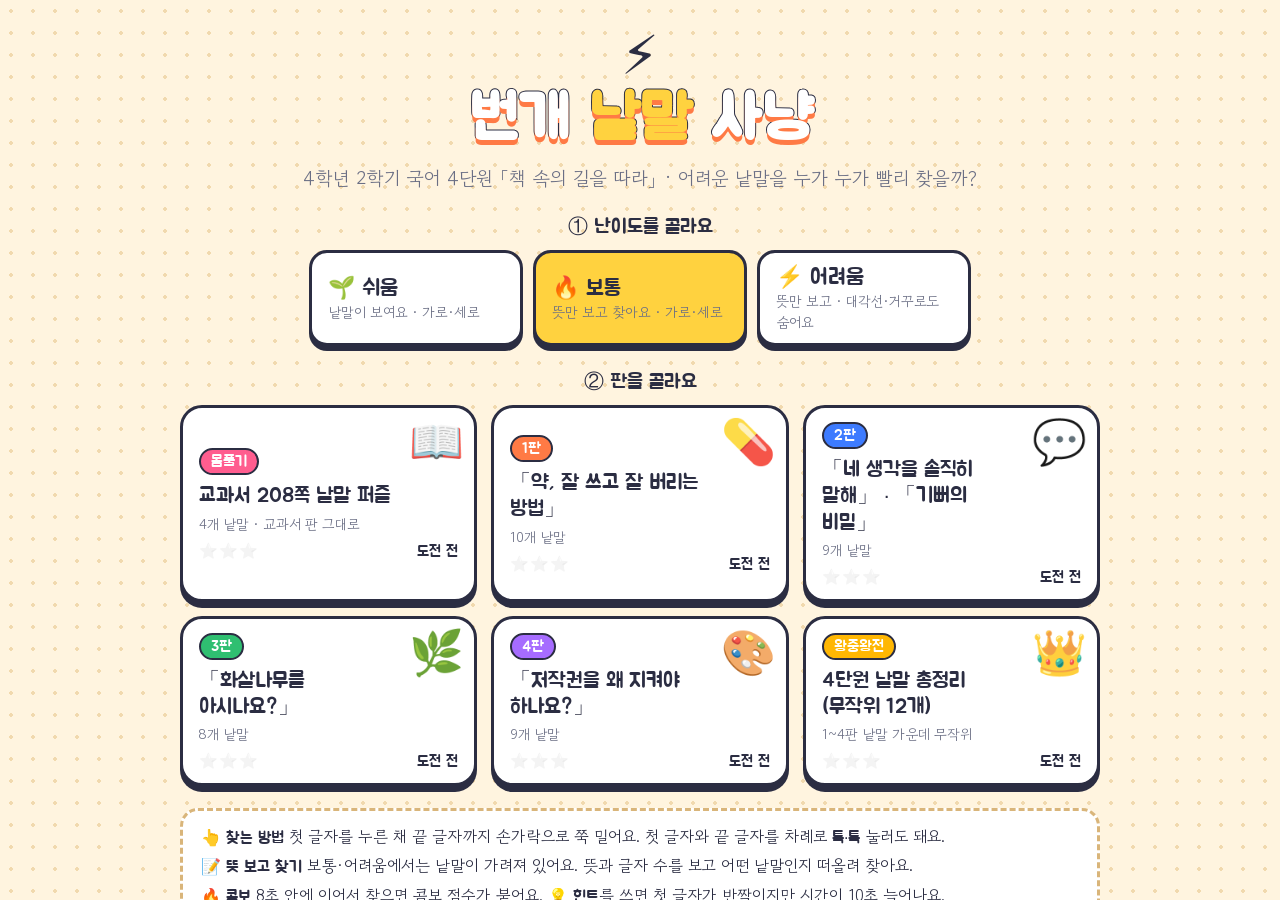
<file: word-hunt/index.html>
<!DOCTYPE html>
<html lang="ko">
<head>
<meta charset="utf-8">
<meta name="viewport" content="width=device-width, initial-scale=1, maximum-scale=1, user-scalable=no">
<title>번개 낱말 사냥 — 4단원 책 속의 길을 따라</title>
<link rel="preconnect" href="https://fonts.googleapis.com">
<link rel="preconnect" href="https://fonts.gstatic.com" crossorigin>
<link href="https://fonts.googleapis.com/css2?family=Jua&family=Gowun+Dodum&display=swap" rel="stylesheet">
<style>
:root{
  --bg:#FFF4DF; --ink:#2B2D42; --soft:#6B6F85; --line:#2B2D42;
  --orange:#FF7A45; --yellow:#FFD23F; --blue:#3D7BFF; --green:#2FBF71; --pink:#FF5D8F;
}
*{box-sizing:border-box}
html,body{margin:0;height:100%;overflow:hidden}
body{
  font-family:'Gowun Dodum',system-ui,sans-serif;color:var(--ink);
  background-color:var(--bg);
  background-image:radial-gradient(#F1D9AE 1.6px,transparent 1.6px);
  background-size:22px 22px;
  -webkit-user-select:none;user-select:none;-webkit-tap-highlight-color:transparent;
  touch-action:manipulation;
  word-break:keep-all;overflow-wrap:break-word;
}
button{font-family:'Jua',sans-serif;cursor:pointer;color:var(--ink)}
.jua{font-family:'Jua',sans-serif}
.screen{position:absolute;inset:0;display:none;flex-direction:column}
.screen.active{display:flex}

/* ---------- 시작 화면 ---------- */
#home{overflow-y:auto;align-items:center;padding:18px 16px 40px}
.hero{text-align:center;margin-top:6px}
.hero .bolt{font-size:54px;line-height:1;display:inline-block;animation:zap 1.6s ease-in-out infinite}
@keyframes zap{0%,100%{transform:rotate(-8deg) scale(1)}50%{transform:rotate(8deg) scale(1.12)}}
.hero h1{font-family:'Jua',sans-serif;font-size:clamp(36px,6vw,60px);margin:4px 0 2px;letter-spacing:1px;
  color:#fff;-webkit-text-stroke:2px var(--line);paint-order:stroke fill;
  text-shadow:0 5px 0 var(--orange)}
.hero h1 span{color:var(--yellow)}
.hero p{margin:6px 0 0;font-size:clamp(15px,2vw,19px);color:var(--soft)}
.sec-title{font-family:'Jua',sans-serif;font-size:20px;margin:22px 0 10px;text-align:center}
.levels{display:flex;gap:10px;flex-wrap:wrap;justify-content:center;max-width:920px}
.lv{background:#fff;border:3px solid var(--line);border-radius:18px;padding:10px 16px;flex:1 1 200px;max-width:300px;text-align:left;
  box-shadow:0 5px 0 var(--line);transition:transform .1s}
.lv b{font-family:'Jua',sans-serif;font-size:22px;font-weight:normal;display:block}
.lv small{font-family:'Gowun Dodum',sans-serif;font-size:14px;color:var(--soft)}
.lv.on{background:var(--yellow)}
.lv:active{transform:translateY(4px);box-shadow:0 1px 0 var(--line)}
.rounds{display:grid;grid-template-columns:repeat(auto-fill,minmax(min(100%,250px),1fr));gap:14px;width:100%;max-width:920px}
.rcard{position:relative;background:#fff;border:3px solid var(--line);border-radius:22px;padding:14px 16px 12px;text-align:left;
  box-shadow:0 6px 0 var(--line);transition:transform .1s;overflow:hidden}
.rcard:active{transform:translateY(5px);box-shadow:0 1px 0 var(--line)}
.rcard .ic{position:absolute;right:10px;top:8px;font-size:44px;opacity:.9}
.rcard .rn{font-family:'Jua',sans-serif;font-size:15px;color:#fff;background:var(--c,var(--blue));display:inline-block;
  padding:2px 10px;border-radius:999px;border:2px solid var(--line)}
.rcard .rt{font-family:'Jua',sans-serif;font-size:clamp(18px,2.4vw,21px);margin:8px 60px 4px 0;line-height:1.25}
.rcard .rw{font-family:'Gowun Dodum',sans-serif;font-size:14px;color:var(--soft);min-height:20px}
.rcard .rb{margin-top:8px;font-family:'Jua',sans-serif;font-size:15px;display:flex;justify-content:space-between;align-items:center}
.stars{letter-spacing:1px}
.stars .off{filter:grayscale(1);opacity:.25}
.howto{margin-top:22px;max-width:920px;width:100%;background:#fff;border:3px dashed #D9B57A;border-radius:18px;padding:12px 18px;
  font-size:16px;line-height:1.7}
.howto b{font-family:'Jua',sans-serif;font-weight:normal}

/* ---------- 게임 화면 ---------- */
.topbar{display:flex;align-items:center;flex-wrap:wrap;gap:8px 10px;padding:8px 12px;background:#fff;border-bottom:3px solid var(--line)}
.ibtn{width:46px;height:46px;border-radius:14px;border:3px solid var(--line);background:#fff;font-size:22px;flex:0 0 auto;
  box-shadow:0 3px 0 var(--line)}
.ibtn:active{transform:translateY(2px);box-shadow:0 1px 0 var(--line)}
.rtitle{flex:1 1 180px;min-width:0;line-height:1.15}
.stats{display:flex;gap:8px;flex:0 1 auto;margin-left:auto}
.rtitle b{font-family:'Jua',sans-serif;font-weight:normal;font-size:21px;display:block;white-space:nowrap;overflow:hidden;text-overflow:ellipsis}
.rtitle span{font-size:14px;color:var(--soft);white-space:nowrap;overflow:hidden;text-overflow:ellipsis;display:block}
.stat{background:var(--bg);border:3px solid var(--line);border-radius:14px;padding:3px clamp(6px,1.2vw,12px);text-align:center;min-width:clamp(58px,8vw,80px)}
.stat .lbl{display:block;font-size:12px;color:var(--soft)}
.stat .val{font-family:'Jua',sans-serif;font-size:clamp(18px,2.6vw,24px);line-height:1.05;display:block;font-variant-numeric:tabular-nums}
.stat.time .val{color:var(--orange)}
.stat.pen{animation:pen .6s}
@keyframes pen{30%{background:#FFD0D0;transform:scale(1.12)}}

.playarea{flex:1;min-height:0;display:flex;gap:14px;padding:14px}
.boardWrap{flex:0 0 auto;display:flex;align-items:center;justify-content:center}
.board{position:relative;touch-action:none;background:#2B2D42;border-radius:22px;padding:0;box-shadow:0 8px 0 rgba(43,45,66,.35)}
.cells{position:absolute;inset:8px;display:grid}
.cell{padding:3px}
.tile{width:100%;height:100%;background:#fff;border-radius:22%;display:flex;align-items:center;justify-content:center;
  font-family:'Jua',sans-serif;box-shadow:inset 0 -4px 0 #E3E5EF;transition:transform .12s}
.tile.lit{background:#FFF3C4}
.tile.got{background:#F6F7FB}
.tile.hint{animation:hint 0.7s ease-in-out infinite;background:#FFE066}
@keyframes hint{50%{transform:scale(1.16);box-shadow:0 0 0 4px var(--orange)}}
.board.veil .tile span{opacity:0}
.marks,.selmark{position:absolute;inset:8px;pointer-events:none}
.cap{position:absolute;border-radius:999px;mix-blend-mode:multiply}
.cap.found{animation:capin .35s cubic-bezier(.3,1.6,.5,1)}
@keyframes capin{from{opacity:0;filter:brightness(1.6)}}
.cap.sel{background:rgba(61,123,255,.38);border:3px solid rgba(61,123,255,.9);mix-blend-mode:normal}
.cap.anchor{animation:anchor .8s ease-in-out infinite}
@keyframes anchor{50%{opacity:.45}}
.cap.bad{background:rgba(255,80,80,.4);border-color:#ff4d4d;animation:shake .35s}
@keyframes shake{20%{margin-left:-8px}40%{margin-left:8px}60%{margin-left:-6px}80%{margin-left:5px}}

.clues{flex:1;min-width:0;min-height:0;display:flex;flex-direction:column;background:#fff;border:3px solid var(--line);border-radius:22px;overflow:hidden}
.cluehead{display:flex;align-items:center;justify-content:space-between;flex-wrap:wrap;gap:6px 8px;padding:10px 12px;border-bottom:3px solid var(--line);background:#FFF9EC}
.cluehead .t{font-family:'Jua',sans-serif;font-size:20px}
.cluehead .t small{font-family:'Gowun Dodum',sans-serif;font-size:13px;color:var(--soft);margin-left:6px}
.hintbtn{border:3px solid var(--line);background:var(--yellow);border-radius:14px;padding:6px 12px;font-size:17px;box-shadow:0 3px 0 var(--line)}
.hintbtn:active{transform:translateY(2px);box-shadow:0 1px 0 var(--line)}
#clueList{flex:1;overflow-y:auto;padding:10px;display:grid;grid-template-columns:repeat(auto-fill,minmax(min(100%,270px),1fr));align-content:start;gap:9px}
.clue{display:flex;gap:10px;align-items:flex-start;border:3px solid #E6E1D6;border-radius:16px;padding:9px 10px;background:#fff;transition:background .3s,border-color .3s}
.clue.focus{border-color:var(--blue);box-shadow:0 0 0 3px rgba(61,123,255,.18)}
.clue .num{flex:0 0 auto;width:34px;height:34px;border-radius:50%;background:var(--c);border:3px solid var(--line);
  font-family:'Jua',sans-serif;font-size:18px;display:flex;align-items:center;justify-content:center}
.clue .cb{flex:1;min-width:0}
.wd{display:flex;gap:4px;flex-wrap:wrap;margin-bottom:3px}
.bx{width:clamp(26px,3.2vw,32px);height:clamp(26px,3.2vw,32px);border:2.5px solid #C9C3B6;border-radius:8px;display:inline-flex;align-items:center;justify-content:center;
  font-family:'Jua',sans-serif;font-size:19px;color:transparent;background:#FBF8F2}
.wd.show .bx{color:var(--ink);border-color:var(--line);background:#fff}
.bx.rev{color:var(--orange);border-color:var(--orange)}
.mn{font-size:clamp(14.5px,1.7vw,16.5px);line-height:1.45}
.ex{display:none;font-size:14.5px;line-height:1.5;color:#3B4A6B;margin-top:4px;background:#F2F6FF;border-radius:10px;padding:5px 8px}
.ex small{display:block;color:var(--soft);font-size:12.5px}
.pg{flex:0 0 auto;font-family:'Jua',sans-serif;font-size:12px;line-height:1.2;text-align:center;background:var(--pink);color:#fff;
  border:2px solid var(--line);border-radius:10px;padding:3px 6px}
.clue.found{background:color-mix(in srgb,var(--c) 22%,white);border-color:var(--c)}
.clue.found .bx{color:var(--ink);border-color:var(--line);background:#fff;animation:pop .4s cubic-bezier(.3,1.8,.5,1) both}
.clue.found .bx:nth-child(2){animation-delay:.06s}.clue.found .bx:nth-child(3){animation-delay:.12s}.clue.found .bx:nth-child(4){animation-delay:.18s}
.clue.found .ex{display:block}
.clue.found .num::after{content:'✓'}
.clue.found .num span{display:none}
@keyframes pop{0%{transform:scale(.3)}100%{transform:scale(1)}}

#game.stack .playarea{flex-direction:column}
#game.stack .boardWrap{align-self:center}
@media (max-width:640px){
  .rtitle span{display:none}
  .playarea{padding:10px;gap:10px}
}

/* ---------- 효과 ---------- */
#fx{position:fixed;inset:0;pointer-events:none;z-index:50;overflow:hidden}
.pt{position:absolute;font-size:22px;will-change:transform,opacity}
.float{position:absolute;font-family:'Jua',sans-serif;font-size:30px;color:#fff;-webkit-text-stroke:2px var(--line);paint-order:stroke fill;
  white-space:nowrap;transform:translate(-50%,-50%)}
.banner{position:absolute;left:50%;top:42%;font-family:'Jua',sans-serif;font-size:clamp(44px,9vw,90px);color:var(--yellow);
  -webkit-text-stroke:3px var(--line);paint-order:stroke fill;transform:translate(-50%,-50%);white-space:nowrap;text-shadow:0 6px 0 var(--orange)}
#countdown{position:fixed;inset:0;display:none;align-items:center;justify-content:center;z-index:60;background:rgba(43,45,66,.45)}
#countdown.on{display:flex}
#countdown div{font-family:'Jua',sans-serif;font-size:min(34vw,240px);color:#fff;-webkit-text-stroke:5px var(--line);paint-order:stroke fill;
  text-shadow:0 10px 0 var(--orange)}
#countdown div.go{font-size:min(22vw,160px);color:var(--yellow)}
.cd-anim{animation:cd .7s ease-out}
@keyframes cd{0%{transform:scale(2.2);opacity:0}30%{transform:scale(1);opacity:1}100%{transform:scale(.9);opacity:1}}

/* ---------- 결과 ---------- */
#result{position:fixed;inset:0;z-index:70;display:none;align-items:center;justify-content:center;background:rgba(43,45,66,.55);padding:16px}
#result.on{display:flex}
.rbox{background:#fff;border:4px solid var(--line);border-radius:28px;max-width:720px;width:100%;max-height:100%;display:flex;flex-direction:column;
  box-shadow:0 10px 0 var(--line);animation:rin .45s cubic-bezier(.3,1.5,.5,1)}
@keyframes rin{from{transform:scale(.6) translateY(40px);opacity:0}}
.rtop{text-align:center;padding:18px 16px 10px;border-bottom:3px solid var(--line);background:#FFF9EC;border-radius:24px 24px 0 0}
.rtop h2{font-family:'Jua',sans-serif;font-weight:normal;font-size:32px;margin:0}
.bigstars{font-size:58px;margin:6px 0 2px;letter-spacing:4px}
.bigstars span{display:inline-block;animation:starpop .5s cubic-bezier(.3,1.8,.5,1) both}
.bigstars span:nth-child(2){animation-delay:.25s}.bigstars span:nth-child(3){animation-delay:.5s}
.bigstars span.off{filter:grayscale(1);opacity:.25}
@keyframes starpop{from{transform:scale(0) rotate(-90deg)}}
.rmsg{font-size:17px;color:var(--soft)}
.rstats{display:flex;gap:10px;justify-content:center;margin-top:10px;flex-wrap:wrap}
.rstats .stat{min-width:110px}
.newrec{display:inline-block;background:var(--pink);color:#fff;font-family:'Jua',sans-serif;border:2px solid var(--line);border-radius:999px;padding:2px 12px;margin-top:8px;animation:zap 1s infinite}
.rlist{overflow-y:auto;padding:12px 16px;display:flex;flex-direction:column;gap:8px}
.rlist h3{font-family:'Jua',sans-serif;font-weight:normal;margin:2px 0;font-size:19px}
.ritem{border:2px solid #E6E1D6;border-radius:14px;padding:8px 12px;font-size:15.5px;line-height:1.5}
.ritem b{font-family:'Jua',sans-serif;font-weight:normal;font-size:20px;background:color-mix(in srgb,var(--c) 40%,white);border-radius:8px;padding:0 8px;margin-right:6px}
.ritem .e{color:#3B4A6B;font-size:14.5px}
.rbtns{display:flex;gap:10px;padding:12px 16px 16px;border-top:3px solid var(--line);flex-wrap:wrap}
.bigbtn{flex:1;min-width:140px;border:3px solid var(--line);border-radius:16px;padding:12px;font-size:20px;background:#fff;box-shadow:0 4px 0 var(--line)}
.bigbtn.main{background:var(--green);color:#fff;-webkit-text-stroke:0}
.bigbtn.next{background:var(--blue);color:#fff}
.bigbtn:active{transform:translateY(3px);box-shadow:0 1px 0 var(--line)}
</style>
</head>
<body>

<!-- 시작 화면 -->
<section id="home" class="screen active">
  <header class="hero">
    <div class="bolt">⚡</div>
    <h1>번개 <span>낱말</span> 사냥</h1>
    <p>4학년 2학기 국어 4단원 「책 속의 길을 따라」 · 어려운 낱말을 누가 누가 빨리 찾을까?</p>
  </header>

  <div class="sec-title">① 난이도를 골라요</div>
  <div class="levels" id="levels"></div>

  <div class="sec-title">② 판을 골라요</div>
  <div class="rounds" id="rounds"></div>

  <div class="howto">
    <b>👆 찾는 방법</b> 첫 글자를 누른 채 끝 글자까지 손가락으로 쭉 밀어요. 첫 글자와 끝 글자를 차례로 <b>톡·톡</b> 눌러도 돼요.<br>
    <b>📝 뜻 보고 찾기</b> 보통·어려움에서는 낱말이 가려져 있어요. 뜻과 글자 수를 보고 어떤 낱말인지 떠올려 찾아요.<br>
    <b>🔥 콤보</b> 8초 안에 이어서 찾으면 콤보 점수가 붙어요. <b>💡 힌트</b>를 쓰면 첫 글자가 반짝이지만 시간이 10초 늘어나요.
  </div>
</section>

<!-- 게임 화면 -->
<section id="game" class="screen">
  <div class="topbar">
    <button class="ibtn" id="btnHome" aria-label="처음으로">✕</button>
    <div class="rtitle"><b id="gRound"></b><span id="gSub"></span></div>
    <div class="stats">
      <div class="stat time"><span class="lbl">시간(초)</span><span class="val" id="gTime">0.0</span></div>
      <div class="stat"><span class="lbl">점수</span><span class="val" id="gScore">0</span></div>
      <div class="stat"><span class="lbl">찾은 낱말</span><span class="val" id="gFound">0/0</span></div>
      <button class="ibtn" id="btnSound" aria-label="소리">🔊</button>
    </div>
  </div>
  <div class="playarea" id="playarea">
    <div class="boardWrap"><div class="board veil" id="board"><div class="cells" id="cells"></div><div class="marks" id="marks"></div><div class="selmark" id="selmark"></div></div></div>
    <aside class="clues">
      <div class="cluehead"><div class="t">찾을 낱말<small id="clueTip"></small></div><button class="hintbtn" id="btnHint">💡 힌트 +10초</button></div>
      <div id="clueList"></div>
    </aside>
  </div>
</section>

<div id="fx"></div>
<div id="countdown"><div id="cdNum">3</div></div>
<div id="result"></div>

<script>
/* =========================================================
   낱말 데이터 (4학년 2학기 국어 4단원 「책 속의 길을 따라」)
   g: 판에 숨길 글자 / show: 화면에 보일 낱말 / m: 뜻 / ex: 예문 / page: 교과서 '낱말 알기' 쪽
   ========================================================= */
const S_YAK='약, 잘 쓰고 잘 버리는 방법', S_NE='네 생각을 솔직히 말해', S_GI='기뻐의 비밀', S_HW='화살나무를 아시나요?', S_JJ='저작권을 왜 지켜야 하나요?';

const W = {
  처방:{m:'치료하는 데 필요한 의약품이나 방법 따위를 적은 문서.',ex:'의사 선생님의 처방대로 하루에 세 번 약을 먹었다.',src:S_YAK,page:208},
  개봉:{m:'열지 못하게 붙여 두었던 것을 떼거나 엶.',ex:'새로 산 장난감 상자를 조심스럽게 개봉했다.',src:S_YAK,page:208},
  터득:{m:'깊이 생각해 이치를 깨달아 알아냄.',ex:'여러 번 연습한 끝에 줄넘기 이단 뛰기 요령을 터득했다.',src:S_YAK,page:208},
  수거:{m:'거두어 감.',ex:'오늘은 학교에서 다 쓴 건전지를 수거하는 날이다.',src:S_YAK,page:208},
  항생제:{m:'우리 몸에 병을 일으키는 균을 죽이는 약.',ex:'병원에서 세균을 없애는 항생제를 처방받았다.',src:S_YAK},
  내성:{m:'견딜 수 있는 힘.',ex:'세균이 약에 내성이 생기면 약을 먹어도 잘 낫지 않는다.',src:S_YAK},
  비치:{m:'마련하여 갖추어 둠.',ex:'도서관에 새로 들어온 책이 비치되어 있다.',src:S_YAK},
  소비기한:{show:'소비 기한',m:'알맞게 보관했을 때 먹거나 써도 괜찮은 마지막 날짜.',ex:'우유를 마시기 전에 소비 기한을 확인했다.',src:S_YAK},
  폐의약품:{m:'기한이 지났거나 더 이상 쓰지 않아 버려야 하는 약.',ex:'먹다 남은 약은 약국의 폐의약품 수거함에 넣었다.',src:S_YAK},
  부작용:{m:'약이 원래 효과 말고 몸에 일으키는 좋지 않은 작용.',ex:'약을 정해진 양보다 많이 먹으면 부작용이 생길 수 있다.',src:S_YAK},

  추궁:{m:'잘못한 일에 대하여 엄하게 따져서 밝힘.',ex:'엄마의 추궁에 동생은 결국 사실을 털어놓았다.',src:S_NE,page:196},
  기세등등:{m:'기세가 매우 높고 힘참.',ex:'골을 넣은 우리 팀은 기세등등하게 운동장을 달렸다.',src:S_NE,page:196},
  교정:{m:'가르쳐서 바르게 함.',ex:'친구의 습관을 무조건 교정하려 하기보다 먼저 마음을 헤아려 주자.',src:S_NE,page:196},
  경청:{m:'귀를 기울여 들음.',ex:'모두가 친구의 발표를 경청했다.',src:S_NE},
  황당:{m:'말이나 일이 터무니없고 어이가 없음.',ex:'갑자기 우산이 뒤집혀서 정말 황당했다.',src:S_NE},
  억울:{m:'잘못한 것도 없이 꾸중을 듣거나 피해를 입어 분하고 답답함.',ex:'내가 하지 않은 일로 꾸중을 들어서 억울했다.',src:S_NE},
  불쾌:{m:'못마땅하여 기분이 좋지 않음.',ex:'줄을 서 있는데 누가 새치기를 해서 불쾌했다.',src:S_NE},
  양보:{m:'자리나 물건, 차례 따위를 남에게 내주거나 넘겨줌.',ex:'버스에서 할머니께 자리를 양보했다.',src:S_NE},
  뻐기다:{m:'얄미울 정도로 매우 우쭐거리며 뽐내다.',ex:'달리기에서 1등 했다고 너무 뻐기면 친구들이 싫어해요.',src:S_GI},

  새순:{m:'새로 돋아나는 순. 새싹.',ex:'봄이 되자 나뭇가지에 연둣빛 새순이 돋았다.',src:S_HW},
  채취:{m:'풀, 나무, 광석 따위를 찾아 베거나 캐거나 하여 얻어 냄.',ex:'할머니께서 뒷산에서 나물을 채취해 오셨다.',src:S_HW},
  고약:{m:'주로 헐거나 곪은 데 붙이는 끈끈한 약.',ex:'옛날 사람들은 상처가 곪으면 고약을 붙였다.',src:S_HW},
  약재:{m:'약을 짓는 데 쓰는 재료.',ex:'인삼은 귀한 약재로 쓰인다.',src:S_HW},
  원료:{m:'어떤 물건을 만드는 데 바탕이 되는 재료.',ex:'콩은 두부를 만드는 원료이다.',src:S_HW},
  재질:{m:'물건을 만든 재료의 성질.',ex:'이 의자는 단단한 나무 재질로 만들었다.',src:S_HW},
  떨기나무:{m:'키가 작고, 밑동에서 줄기가 여러 갈래로 갈라져 자라는 나무.',ex:'개나리는 키가 작은 떨기나무이다.',src:S_HW},
  황록색:{m:'누런빛을 띤 초록색.',ex:'새로 난 잎이 햇빛을 받아 황록색으로 빛났다.',src:S_HW},

  저작권:{m:'생각이나 감정을 표현한 창작물에 대하여 그것을 만든 사람이 가지는 권리.',ex:'인터넷에서 찾은 그림을 쓸 때는 저작권을 확인해야 한다.',src:S_JJ},
  창작:{m:'예술 작품을 독창적으로 지어냄.',ex:'나는 동시를 창작해서 학급 문집에 실었다.',src:S_JJ,page:214},
  발전:{m:'더 낫고 좋은 상태나 더 높은 단계로 나아감.',ex:'과학 기술이 발전하면서 생활이 편리해졌다.',src:S_JJ,page:214},
  침해:{m:'침범해 해를 끼침.',ex:'남의 사진을 허락 없이 쓰는 것은 권리를 침해하는 일이다.',src:S_JJ,page:214},
  허락:{m:'청하는 일을 하도록 들어줌.',ex:'친구의 그림을 쓰기 전에 먼저 허락을 받았다.',src:S_JJ},
  기여:{m:'도움이 되도록 이바지함.',ex:'모둠 친구들 모두가 발표 준비에 골고루 기여했다.',src:S_JJ},
  산업:{m:'사람이 생활하는 데 필요한 물건이나 서비스를 만들어 내는 일.',ex:'자동차 산업이 발달하면서 일자리가 늘었다.',src:S_JJ},
  수출:{m:'우리나라의 물건이나 기술을 다른 나라에 팔아 내보냄.',ex:'우리나라는 반도체를 다른 나라에 많이 수출한다.',src:S_JJ},
  원칙:{m:'여러 경우에 두루 지켜야 하는 기본 규칙.',ex:'줄을 서서 차례를 지키는 것이 원칙이다.',src:S_JJ}
};

const ROUNDS = [
  {id:'warm',  tag:'몸풀기', title:'교과서 208쪽 낱말 퍼즐', icon:'📖', color:'#FF5D8F',
   words:['처방','개봉','터득','수거'], fixed:['처개봉로','방프수니','터득거해']},
  {id:'r1', tag:'1판', title:S_YAK, icon:'💊', color:'#FF7A45', base:8,
   words:['처방','개봉','터득','수거','항생제','내성','비치','소비기한','폐의약품','부작용']},
  {id:'r2', tag:'2판', title:S_NE+' · '+S_GI, icon:'💬', color:'#3D7BFF', base:8,
   words:['추궁','기세등등','교정','경청','황당','억울','불쾌','양보','뻐기다']},
  {id:'r3', tag:'3판', title:S_HW, icon:'🌿', color:'#2FBF71', base:8,
   words:['새순','채취','고약','약재','원료','재질','떨기나무','황록색']},
  {id:'r4', tag:'4판', title:S_JJ, icon:'🎨', color:'#A66CFF', base:8,
   words:['저작권','창작','발전','침해','허락','기여','산업','수출','원칙']},
  {id:'final', tag:'왕중왕전', title:'4단원 낱말 총정리 (무작위 12개)', icon:'👑', color:'#FFB703', base:9, random:12}
];

const LEVELS = {
  easy:  {name:'🌱 쉬움', desc:'낱말이 보여요 · 가로·세로',           show:true,  diag:false, add:0, per:7},
  normal:{name:'🔥 보통', desc:'뜻만 보고 찾아요 · 가로·세로',         show:false, diag:false, add:1, per:10},
  hard:  {name:'⚡ 어려움', desc:'뜻만 보고 · 대각선·거꾸로도 숨어요', show:false, diag:true,  add:2, per:13}
};

const COLORS=['#FF6B6B','#FFA94D','#FFD43B','#69DB7C','#4DABF7','#DA77F2','#38D9A9','#F783AC','#748FFC','#A9E34B','#66D9E8','#FFC078'];
const FILL='가각간감강개거건고공구국군기길나날남내노누다단대도동두라랑로리마만말모무문물미바반방보부비사산상서선성소손수시신아안어언여연오우운원유은의이인일자장재전정조주지진차천초추치타토파편하한해행호화회'.split('');
const DIR4=[[0,1],[1,0]];
const DIR8=[[0,1],[1,0],[1,1],[-1,1],[0,-1],[-1,0],[-1,-1],[1,-1]];

/* ---------- 저장 ---------- */
function load(k,d){try{const v=localStorage.getItem(k);return v==null?d:JSON.parse(v)}catch(e){return d}}
function save(k,v){try{localStorage.setItem(k,JSON.stringify(v))}catch(e){}}
let levelKey=load('wh4-level','normal'); if(!LEVELS[levelKey]) levelKey='normal';
let soundOn=load('wh4-sound',true);

/* ---------- 소리 (Web Audio) ---------- */
let AC=null;
function ac(){ if(!AC){try{AC=new (window.AudioContext||window.webkitAudioContext)()}catch(e){}} if(AC&&AC.state==='suspended'){AC.resume().catch(()=>{})} return AC; }
function tone(f,d,type='sine',vol=.16,delay=0){
  if(!soundOn) return; const a=ac(); if(!a) return;
  const t=a.currentTime+delay, o=a.createOscillator(), g=a.createGain();
  o.type=type; o.frequency.setValueAtTime(f,t);
  g.gain.setValueAtTime(.0001,t); g.gain.exponentialRampToValueAtTime(vol,t+.012); g.gain.exponentialRampToValueAtTime(.0001,t+d);
  o.connect(g); g.connect(a.destination); o.start(t); o.stop(t+d+.03);
}
const sfx={
  tap(){tone(880,.06,'triangle',.06)},
  find(c){const b=523*Math.pow(2,Math.min(c-1,6)/12); [0,4,7,12].forEach((s,i)=>tone(b*Math.pow(2,s/12),.22,'triangle',.14,i*.06))},
  wrong(){tone(180,.16,'square',.05);tone(140,.2,'square',.05,.08)},
  tick(){tone(660,.14,'sine',.18)},
  go(){tone(990,.35,'triangle',.2);tone(1320,.35,'sine',.1,.05)},
  hint(){tone(1200,.08,'sine',.1);tone(900,.12,'sine',.1,.09)},
  fanfare(){[523,659,784,1047,784,1047].forEach((f,i)=>tone(f,i>3?.5:.18,'triangle',.16,i*.13))}
};

/* ---------- 판 만들기 ---------- */
const rand=n=>Math.floor(Math.random()*n);
const shuffle=a=>{for(let i=a.length-1;i>0;i--){const j=rand(i+1);[a[i],a[j]]=[a[j],a[i]]}return a};

function countOcc(g,w){
  const ch=[...w], R=g.length, C=g[0].length; let n=0;
  for(let r=0;r<R;r++)for(let c=0;c<C;c++){ if(g[r][c]!==ch[0]) continue;
    for(const [dr,dc] of DIR8){ let ok=true;
      for(let k=1;k<ch.length;k++){const rr=r+dr*k,cc=c+dc*k; if(rr<0||rr>=R||cc<0||cc>=C||g[rr][cc]!==ch[k]){ok=false;break}}
      if(ok) n++; } }
  return n;
}
function findPlace(g,w){
  const ch=[...w], R=g.length, C=g[0].length;
  for(let r=0;r<R;r++)for(let c=0;c<C;c++) for(const [dr,dc] of DIR8){ let ok=true;
    for(let k=0;k<ch.length;k++){const rr=r+dr*k,cc=c+dc*k; if(rr<0||rr>=R||cc<0||cc>=C||g[rr][cc]!==ch[k]){ok=false;break}}
    if(ok) return {r,c,dr,dc,len:ch.length}; }
  return null;
}
function generate(words,R,C,dirs){
  const pool=FILL.slice(); words.forEach(w=>{for(const ch of w){pool.push(ch,ch)}});
  const order=words.map((w,i)=>i).sort((a,b)=>[...words[b]].length-[...words[a]].length);
  for(let attempt=0;attempt<300;attempt++){
    const g=Array.from({length:R},()=>Array(C).fill(null)); const places=[]; let ok=true;
    for(const i of order){
      const w=[...words[i]]; let placed=false;
      for(let t=0;t<500&&!placed;t++){
        const [dr,dc]=dirs[rand(dirs.length)], r=rand(R), c=rand(C);
        const er=r+dr*(w.length-1), ec=c+dc*(w.length-1);
        if(er<0||er>=R||ec<0||ec>=C) continue;
        let fit=true, ov=0;
        for(let k=0;k<w.length;k++){const x=g[r+dr*k][c+dc*k]; if(x!==null){ if(x!==w[k]){fit=false;break} ov++; }}
        if(!fit||ov===w.length) continue;
        for(let k=0;k<w.length;k++) g[r+dr*k][c+dc*k]=w[k];
        places[i]={r,c,dr,dc,len:w.length}; placed=true;
      }
      if(!placed){ok=false;break}
    }
    if(!ok) continue;
    for(let f=0;f<80;f++){
      const gg=g.map(row=>row.map(x=>x===null?pool[rand(pool.length)]:x));
      if(words.every(w=>countOcc(gg,w)===1)) return {grid:gg,places};
    }
  }
  return null;
}

/* ---------- 시작 화면 ---------- */
const $=s=>document.querySelector(s);
function starHTML(n){return '<span class="stars">'+[1,2,3].map(i=>`<span class="${i<=n?'':'off'}">⭐</span>`).join('')+'</span>'}
function renderHome(){
  const lv=$('#levels'); lv.innerHTML='';
  Object.entries(LEVELS).forEach(([k,L])=>{
    const b=document.createElement('button'); b.className='lv'+(k===levelKey?' on':'');
    b.innerHTML=`<b>${L.name}</b><small>${L.desc}</small>`;
    b.onclick=()=>{levelKey=k; save('wh4-level',k); sfx.tap(); renderHome();};
    lv.appendChild(b);
  });
  const rs=$('#rounds'); rs.innerHTML='';
  ROUNDS.forEach((R,idx)=>{
    const best=load(`wh4:${R.id}:${levelKey}`,null);
    const n=R.random||R.words.length;
    const preview=R.random?'1~4판 낱말 가운데 무작위':R.words.length+'개 낱말';
    const b=document.createElement('button'); b.className='rcard'; b.style.setProperty('--c',R.color);
    b.innerHTML=`<div class="ic">${R.icon}</div><span class="rn">${R.tag}</span>
      <div class="rt">${R.id==='warm'||R.id==='final'?R.title:'「'+R.title.replace(' · ','」 · 「')+'」'}</div>
      <div class="rw">${preview}${R.fixed?' · 교과서 판 그대로':''}</div>
      <div class="rb">${best?starHTML(best.stars):starHTML(0)}<span>${best?'최고 '+best.time.toFixed(1)+'초':'도전 전'}</span></div>`;
    b.onclick=()=>{ac(); sfx.tap(); startRound(idx);};
    rs.appendChild(b);
  });
}

/* ---------- 게임 ---------- */
let G=null, sel=null, anchor=null, rafId=0;
const board=$('#board'), cellsEl=$('#cells'), marksEl=$('#marks'), selEl=$('#selmark'), fx=$('#fx');

function startRound(idx){
  const R=ROUNDS[idx], L=LEVELS[levelKey];
  let list = R.random ? shuffle(ROUNDS.filter(r=>r.base&&!r.random).flatMap(r=>r.words).filter((w,i,a)=>a.indexOf(w)===i)).slice(0,R.random) : R.words.slice();
  document.querySelectorAll('.screen').forEach(s=>s.classList.remove('active')); $('#game').classList.add('active');
  $('#result').classList.remove('on');
  $('#gRound').textContent=`${R.icon} ${R.tag} · ${L.name}`;
  let grid, places, rows, cols;
  if(R.fixed){
    grid=R.fixed.map(s=>[...s]); rows=grid.length; cols=grid[0].length;
    places=list.map(w=>findPlace(grid,w));
  } else {
    const shape=gridShape(R.base+L.add, Math.max(...list.map(w=>[...w].length)));
    rows=shape.rows; cols=shape.cols;
    let res=null;
    while(!res){ res=generate(list,rows,cols,L.diag?DIR8:DIR4); if(!res){rows++;cols++;} }
    grid=res.grid; places=res.places;
  }
  G={idx,R,L,list,words:list.map(w=>Object.assign({g:w,show:w},W[w])),grid,places,rows,cols,
     found:list.map(()=>false),foundN:0,score:0,combo:0,last:0,penalty:0,hints:0,focus:-1,running:false,t0:0,final:0,color:list.map((w,i)=>COLORS[i%COLORS.length])};
  sel=null; anchor=null;
  $('#gSub').textContent=R.id==='warm'||R.id==='final'?R.title:'「'+R.title.replace(' · ','」 · 「')+'」';
  $('#clueTip').textContent=L.show?'낱말과 뜻을 함께 봐요':'뜻과 글자 수를 보고 떠올려요';
  $('#gTime').textContent='0.0'; $('#gScore').textContent='0'; $('#gFound').textContent=`0/${list.length}`;
  renderCells(); renderClues();
  board.classList.add('veil');
  requestAnimationFrame(()=>{layout(); countdown();});
}

function renderCells(){
  cellsEl.innerHTML=''; marksEl.innerHTML=''; selEl.innerHTML='';
  cellsEl.style.gridTemplateColumns=`repeat(${G.cols},1fr)`; cellsEl.style.gridTemplateRows=`repeat(${G.rows},1fr)`;
  for(let r=0;r<G.rows;r++)for(let c=0;c<G.cols;c++){
    const d=document.createElement('div'); d.className='cell';
    d.innerHTML=`<div class="tile" id="t${r}_${c}"><span>${G.grid[r][c]}</span></div>`; cellsEl.appendChild(d);
  }
}
function renderClues(){
  const list=$('#clueList'); list.innerHTML='';
  G.words.forEach((w,i)=>{
    const d=document.createElement('div'); d.className='clue'; d.id='clue'+i; d.style.setProperty('--c',G.color[i]);
    const boxes=[...w.g].map(ch=>`<span class="bx">${ch}</span>`).join('');
    d.innerHTML=`<div class="num"><span>${i+1}</span></div>
      <div class="cb"><div class="wd ${G.L.show?'show':''}">${boxes}</div><div class="mn">${w.m}</div>
      <div class="ex">✏️ ${w.ex}<small>📚 「${w.src}」에 나온 낱말${w.show!==w.g?' · ‘'+w.show+'’':''}</small></div></div>
      ${w.page?`<div class="pg">교과서<br>${w.page}쪽</div>`:''}`;
    d.onclick=()=>{ if(G.found[i]) return; G.focus=i; document.querySelectorAll('.clue').forEach(x=>x.classList.toggle('focus',x===d)); sfx.tap(); };
    list.appendChild(d);
  });
}

/* 화면 크기를 재서 판과 단서 칸을 나란히 둘지, 위아래로 둘지 정함 */
function measure(){
  const game=$('#game'), pa=$('#playarea');
  const st=getComputedStyle(pa), pad=parseFloat(st.paddingLeft)*2, gap=parseFloat(st.columnGap)||12;
  const r=pa.getBoundingClientRect(), W=r.width-pad, H=r.height-pad;
  const side=W/H>1.15 && W>=620;
  let bw,bh,cw=0;
  if(side){ cw=Math.min(480,Math.max(290,W*0.37)); bw=W-cw-gap; bh=H; }
  else { const ch=Math.max(190,Math.min(H*0.36,360)); bw=W; bh=H-ch-gap; }
  return {side,cw,bw:Math.max(120,bw-16),bh:Math.max(120,bh-16)};
}
function applyMode(m){
  $('#game').classList.toggle('stack',!m.side);
  $('.clues').style.flex = m.side ? `0 0 ${Math.round(m.cw)}px` : '1 1 auto';
}
/* 기본 칸 수(n×n)를 화면 비율에 맞춰 가로·세로 칸 수로 바꿈 */
function gridShape(n,longest){
  const m=measure(); applyMode(m);
  const cells=n*n, a=m.bw/m.bh, lo=Math.max(longest+1,n-2), hi=n+4;
  const cl=(v)=>Math.max(lo,Math.min(hi,v));
  let cols=cl(Math.round(Math.sqrt(cells*a))), rows=cl(Math.round(cells/cols));
  // 화면이 작아 칸이 너무 작아지면 칸 수를 줄임
  while(Math.min(m.bw/cols,m.bh/rows)<38 && (cols>lo||rows>lo)){
    if(m.bw/cols<m.bh/rows && cols>lo) cols--; else if(rows>lo) rows--; else cols--;
  }
  return {rows,cols};
}
function layout(){
  if(!G||!$('#game').classList.contains('active')) return;
  const m=measure(); applyMode(m);
  const cap=G.R.fixed?130:110;
  const cell=Math.max(26,Math.floor(Math.min(m.bw/G.cols,m.bh/G.rows,cap)));
  G.cell=cell;
  board.style.width=(cell*G.cols+16)+'px'; board.style.height=(cell*G.rows+16)+'px';
  cellsEl.style.fontSize=Math.round(cell*0.52)+'px';
  renderMarks(); drawSel();
}
let rzT=0; addEventListener('resize',()=>{clearTimeout(rzT); rzT=setTimeout(layout,80);});
addEventListener('orientationchange',()=>setTimeout(layout,250));

function cellCenter(r,c){return {x:(c+.5)*G.cell,y:(r+.5)*G.cell}}
function makeCap(a,b,cls,color){
  const p1=cellCenter(a.r,a.c), p2=cellCenter(b.r,b.c);
  const dx=p2.x-p1.x, dy=p2.y-p1.y, dist=Math.hypot(dx,dy), ang=Math.atan2(dy,dx);
  const h=G.cell*0.8, pad=G.cell*0.42;
  const el=document.createElement('div'); el.className='cap '+cls;
  el.style.left=(p1.x-pad)+'px'; el.style.top=(p1.y-h/2)+'px'; el.style.width=(dist+pad*2)+'px'; el.style.height=h+'px';
  el.style.transformOrigin=`${pad}px ${h/2}px`; el.style.transform=`rotate(${ang}rad)`;
  if(color) el.style.background=color;
  return el;
}
function ends(i){const p=G.places[i];return [{r:p.r,c:p.c},{r:p.r+p.dr*(p.len-1),c:p.c+p.dc*(p.len-1)}]}
function renderMarks(){
  marksEl.innerHTML='';
  G.found.forEach((f,i)=>{ if(!f) return; const [a,b]=ends(i); const el=makeCap(a,b,'',G.color[i]); el.style.opacity='.75'; marksEl.appendChild(el); });
}
function drawSel(cls=''){
  selEl.innerHTML='';
  document.querySelectorAll('.tile.lit').forEach(t=>t.classList.remove('lit'));
  const s=sel?{a:sel.a,b:sel.b}:(anchor?{a:anchor,b:anchor}:null); if(!s) return;
  selEl.appendChild(makeCap(s.a,s.b,'sel '+(anchor&&!sel?'anchor ':'')+cls));
  lineCells(s.a,s.b).forEach(p=>{const t=document.getElementById(`t${p.r}_${p.c}`); if(t) t.classList.add('lit')});
}
function lineCells(a,b){
  const dr=Math.sign(b.r-a.r), dc=Math.sign(b.c-a.c), n=Math.max(Math.abs(b.r-a.r),Math.abs(b.c-a.c));
  const out=[]; for(let k=0;k<=n;k++) out.push({r:a.r+dr*k,c:a.c+dc*k}); return out;
}

/* ---------- 손가락으로 고르기 ---------- */
function cellAt(e,clamp){
  const rc=board.getBoundingClientRect();
  let c=Math.floor((e.clientX-rc.left-8)/G.cell), r=Math.floor((e.clientY-rc.top-8)/G.cell);
  if(!clamp&&(r<0||r>=G.rows||c<0||c>=G.cols)) return null;
  return {r:Math.max(0,Math.min(G.rows-1,r)),c:Math.max(0,Math.min(G.cols-1,c))};
}
function snap(a,p){
  const dr=p.r-a.r, dc=p.c-a.c; if(!dr&&!dc) return {r:a.r,c:a.c};
  let ddr,ddc,len;
  if(G.L.diag){
    const s=Math.round(Math.atan2(dr,dc)/(Math.PI/4));
    ddr=Math.round(Math.sin(s*Math.PI/4)); ddc=Math.round(Math.cos(s*Math.PI/4));
    len=(ddr&&ddc)?Math.round((Math.abs(dr)+Math.abs(dc))/2):(ddr?Math.abs(dr):Math.abs(dc));
  } else if(Math.abs(dc)>=Math.abs(dr)){ddr=0;ddc=Math.sign(dc);len=Math.abs(dc)}
  else {ddr=Math.sign(dr);ddc=0;len=Math.abs(dr)}
  while(len>0){const r=a.r+ddr*len,c=a.c+ddc*len; if(r>=0&&r<G.rows&&c>=0&&c<G.cols) break; len--;}
  return {r:a.r+ddr*len,c:a.c+ddc*len};
}
const same=(a,b)=>a.r===b.r&&a.c===b.c;

board.addEventListener('pointerdown',e=>{
  if(!G||!G.running) return; e.preventDefault();
  const p=cellAt(e,false); if(!p) return;
  if(anchor){ sel={a:anchor,b:snap(anchor,p),fromTap:true}; }
  else { sel={a:p,b:p,moved:false}; sfx.tap(); }
  try{board.setPointerCapture(e.pointerId)}catch(_){}
  drawSel();
});
board.addEventListener('pointermove',e=>{
  if(!sel) return; e.preventDefault();
  const b=snap(sel.a,cellAt(e,true));
  if(!same(b,sel.b)){ sel.b=b; if(!same(b,sel.a)) sel.moved=true; drawSel(); }
});
function endSel(){
  if(!sel) return;
  const s=sel; sel=null;
  if(s.fromTap){ anchor=null; if(same(s.a,s.b)){drawSel();return;} check(s.a,s.b); }
  else if(!s.moved){ anchor=s.a; drawSel(); }
  else check(s.a,s.b);
}
board.addEventListener('pointerup',endSel);
board.addEventListener('pointercancel',()=>{sel=null;anchor=null;drawSel();});

function check(a,b){
  for(let i=0;i<G.places.length;i++){
    const [s,e]=ends(i);
    if((same(a,s)&&same(b,e))||(same(a,e)&&same(b,s))){
      if(G.found[i]){ drawSel(); flashSel(a,b,''); return; }
      onFound(i); return;
    }
  }
  // 틀림
  G.combo=0; sfx.wrong(); flashSel(a,b,'bad');
}
function flashSel(a,b,cls){
  selEl.innerHTML=''; document.querySelectorAll('.tile.lit').forEach(t=>t.classList.remove('lit'));
  if(cls){ selEl.appendChild(makeCap(a,b,'sel '+cls)); setTimeout(()=>{ if(!sel&&!anchor) selEl.innerHTML=''; },380); }
}

function elapsed(){ return G.running? (performance.now()-G.t0)/1000+G.penalty : G.final; }
function onFound(i){
  G.found[i]=true; G.foundN++;
  const now=elapsed(), gap=now-G.last; G.last=now;
  G.combo = gap<=8 && G.foundN>1 ? G.combo+1 : 1;
  const bonus=Math.max(0,Math.round(60-gap*4)), comboPts=G.combo>1?(G.combo-1)*50:0;
  const pts=100+bonus+comboPts; G.score+=pts;
  sfx.find(G.combo);
  selEl.innerHTML=''; document.querySelectorAll('.tile.lit,.tile.hint').forEach(t=>t.classList.remove('lit','hint'));
  const [a,b]=ends(i);
  const cap=makeCap(a,b,'found',G.color[i]); cap.style.opacity='.75'; marksEl.appendChild(cap);
  lineCells(a,b).forEach(p=>document.getElementById(`t${p.r}_${p.c}`).classList.add('got'));
  // 효과
  const rc=board.getBoundingClientRect(), p1=cellCenter(a.r,a.c), p2=cellCenter(b.r,b.c);
  const cx=rc.left+8+(p1.x+p2.x)/2, cy=rc.top+8+(p1.y+p2.y)/2;
  burst(cx,cy,G.color[i]); floatText(cx,cy-10,'+'+pts);
  if(G.combo>1) banner(`콤보 ×${G.combo}! 🔥`);
  // 단서 카드
  const card=$('#clue'+i); card.classList.add('found'); card.classList.remove('focus');
  card.scrollIntoView({behavior:'smooth',block:'nearest'});
  if(G.focus===i) G.focus=-1;
  $('#gScore').textContent=G.score; $('#gFound').textContent=`${G.foundN}/${G.words.length}`;
  if(G.foundN===G.words.length) finish();
}

function burst(x,y,color){
  const em=['⭐','✨','💥','🌟'];
  for(let k=0;k<16;k++){
    const d=document.createElement('div'); d.className='pt';
    if(k%2){ d.textContent=em[rand(em.length)]; } else { d.style.width=d.style.height=(8+rand(8))+'px'; d.style.borderRadius='50%'; d.style.background=color; d.style.border='2px solid #2B2D42'; }
    d.style.left=x+'px'; d.style.top=y+'px'; fx.appendChild(d);
    const ang=Math.random()*Math.PI*2, dist=60+Math.random()*90;
    const an=d.animate([{transform:'translate(-50%,-50%) scale(.4)',opacity:1},{transform:`translate(calc(-50% + ${Math.cos(ang)*dist}px),calc(-50% + ${Math.sin(ang)*dist}px)) scale(1.1) rotate(${rand(360)}deg)`,opacity:0}],{duration:650+rand(300),easing:'cubic-bezier(.2,.8,.3,1)'});
    an.onfinish=()=>d.remove();
  }
}
function floatText(x,y,t){
  const d=document.createElement('div'); d.className='float'; d.textContent=t; d.style.left=x+'px'; d.style.top=y+'px'; fx.appendChild(d);
  d.animate([{transform:'translate(-50%,-50%) scale(.6)',opacity:0},{transform:'translate(-50%,-90%) scale(1.15)',opacity:1,offset:.25},{transform:'translate(-50%,-220%) scale(1)',opacity:0}],{duration:1000,easing:'ease-out'}).onfinish=()=>d.remove();
}
function banner(t){
  const d=document.createElement('div'); d.className='banner'; d.textContent=t; fx.appendChild(d);
  d.animate([{transform:'translate(-50%,-50%) scale(.3) rotate(-10deg)',opacity:0},{transform:'translate(-50%,-50%) scale(1.1) rotate(3deg)',opacity:1,offset:.25},{transform:'translate(-50%,-50%) scale(1)',opacity:1,offset:.7},{transform:'translate(-50%,-70%) scale(.9)',opacity:0}],{duration:1100,easing:'ease-out'}).onfinish=()=>d.remove();
}
function confetti(){
  const cols=['#FF6B6B','#FFD43B','#4DABF7','#69DB7C','#DA77F2','#FFA94D'];
  for(let k=0;k<90;k++){
    const d=document.createElement('div'); d.className='pt';
    d.style.width=(8+rand(8))+'px'; d.style.height=(12+rand(10))+'px'; d.style.background=cols[rand(cols.length)]; d.style.borderRadius='3px';
    d.style.left=(Math.random()*100)+'vw'; d.style.top='-30px'; fx.appendChild(d);
    d.animate([{transform:`translateY(0) rotate(0deg)`},{transform:`translate(${rand(160)-80}px,${innerHeight+60}px) rotate(${rand(720)}deg)`}],{duration:1800+rand(1500),delay:rand(500),easing:'cubic-bezier(.3,.1,.6,1)',fill:'forwards'}).onfinish=()=>d.remove();
  }
}

/* ---------- 카운트다운·시간 ---------- */
function countdown(){
  const cd=$('#countdown'), n=$('#cdNum'); cd.classList.add('on');
  const seq=['3','2','1','시작!']; let k=0;
  const step=()=>{
    if(!G||!$('#game').classList.contains('active')){cd.classList.remove('on');return;}
    n.textContent=seq[k]; n.className=(k===3?'go ':'')+'cd-anim'; void n.offsetWidth;
    if(k<3) sfx.tick(); else sfx.go();
    k++;
    if(k<seq.length) setTimeout(step,700);
    else setTimeout(()=>{ cd.classList.remove('on'); board.classList.remove('veil'); G.running=true; G.t0=performance.now(); tick(); },550);
  };
  step();
}
function tick(){
  cancelAnimationFrame(rafId);
  const loop=()=>{ if(!G||!G.running) return; $('#gTime').textContent=elapsed().toFixed(1); rafId=requestAnimationFrame(loop); };
  loop();
}

/* ---------- 힌트 ---------- */
$('#btnHint').onclick=()=>{
  if(!G||!G.running) return;
  let i=(G.focus>=0&&!G.found[G.focus])?G.focus:G.found.indexOf(false); if(i<0) return;
  G.penalty+=10; G.hints++; sfx.hint();
  const st=$('.stat.time'); st.classList.remove('pen'); void st.offsetWidth; st.classList.add('pen');
  const [a]=ends(i); const t=document.getElementById(`t${a.r}_${a.c}`);
  t.classList.add('hint'); setTimeout(()=>t.classList.remove('hint'),4000);
  const card=$('#clue'+i); card.querySelector('.bx').classList.add('rev'); card.scrollIntoView({behavior:'smooth',block:'nearest'});
  document.querySelectorAll('.clue').forEach(x=>x.classList.toggle('focus',x===card)); G.focus=i;
  const rc=t.getBoundingClientRect(); floatText(rc.left+rc.width/2,rc.top,'+10초');
};

/* ---------- 끝 ---------- */
function finish(){
  G.final=elapsed(); G.running=false; cancelAnimationFrame(rafId);
  $('#gTime').textContent=G.final.toFixed(1);
  setTimeout(()=>{ sfx.fanfare(); confetti(); },350);
  setTimeout(showResult,1300);
}
function showResult(){
  const n=G.words.length, target=G.L.per*n, t=G.final;
  const stars=t<=target?3:(t<=target*1.6?2:1);
  const key=`wh4:${G.R.id}:${levelKey}`, best=load(key,null);
  const isNew=!best||t<best.time;
  if(isNew) save(key,{time:t,score:G.score,stars:Math.max(stars,best?best.stars:0)});
  else if(stars>best.stars) save(key,Object.assign(best,{stars}));
  const msg=stars===3?'번개처럼 빨라요! ⚡ 낱말 사냥 대장!':stars===2?'아주 잘했어요! 한 번 더 하면 별 3개도 문제없어요.':'낱말을 모두 찾았어요! 다시 도전해서 기록을 줄여 봐요.';
  const hasNext=G.idx<ROUNDS.length-1;
  const r=$('#result');
  r.innerHTML=`<div class="rbox">
    <div class="rtop"><h2>🎉 모두 찾았어요!</h2>
      <div class="bigstars">${[1,2,3].map(i=>`<span class="${i<=stars?'':'off'}">⭐</span>`).join('')}</div>
      <div class="rmsg">${msg}</div>
      <div class="rstats">
        <div class="stat time"><span class="lbl">걸린 시간</span><span class="val">${t.toFixed(1)}초</span></div>
        <div class="stat"><span class="lbl">점수</span><span class="val">${G.score}</span></div>
        <div class="stat"><span class="lbl">힌트</span><span class="val">${G.hints}번</span></div>
        <div class="stat"><span class="lbl">최고 기록</span><span class="val">${(isNew?t:best.time).toFixed(1)}초</span></div>
      </div>
      ${isNew&&best?'<div class="newrec">🏆 신기록!</div>':''}
      <div class="rmsg" style="font-size:13px;margin-top:6px">별 3개 기준: ${target}초 안에 모두 찾기</div>
    </div>
    <div class="rlist"><h3>📒 오늘 찾은 낱말 다시 보기</h3>
      ${G.words.map((w,i)=>`<div class="ritem" style="--c:${G.color[i]}"><b>${w.show}</b>${w.m}<div class="e">✏️ ${w.ex}</div></div>`).join('')}
    </div>
    <div class="rbtns">
      <button class="bigbtn" id="rHome">🏠 처음으로</button>
      <button class="bigbtn main" id="rAgain">🔁 다시 도전</button>
      ${hasNext?'<button class="bigbtn next" id="rNext">다음 판 ▶</button>':''}
    </div></div>`;
  r.classList.add('on');
  $('#rHome').onclick=()=>{sfx.tap();goHome()};
  $('#rAgain').onclick=()=>{sfx.tap();startRound(G.idx)};
  if(hasNext) $('#rNext').onclick=()=>{sfx.tap();startRound(G.idx+1)};
}
function goHome(){
  if(G){G.running=false;} cancelAnimationFrame(rafId); sel=null; anchor=null;
  $('#result').classList.remove('on'); $('#countdown').classList.remove('on');
  document.querySelectorAll('.screen').forEach(s=>s.classList.remove('active')); $('#home').classList.add('active');
  renderHome();
}
$('#btnHome').onclick=goHome;
function syncSound(){ $('#btnSound').textContent=soundOn?'🔊':'🔇'; }
$('#btnSound').onclick=()=>{ soundOn=!soundOn; save('wh4-sound',soundOn); syncSound(); if(soundOn){ac();sfx.tap();} };
syncSound();
renderHome();
</script>
</body>
</html>
</file>
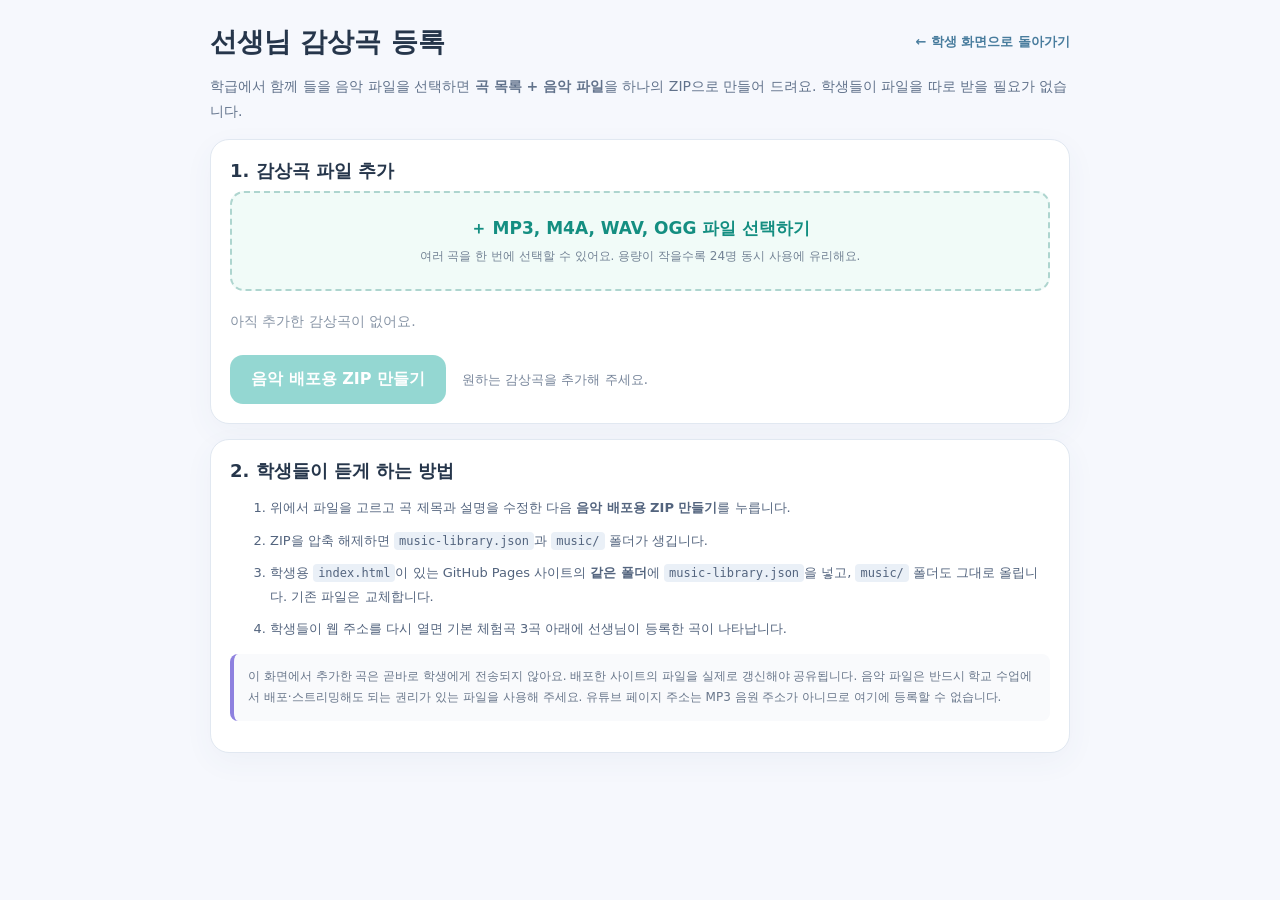
<file: melody-rider/teacher.html>
<!doctype html>
<html lang="ko"><head><meta charset="utf-8"><meta name="viewport" content="width=device-width,initial-scale=1"><meta name="theme-color" content="#f6f7fb"><title>멜로디 라이더 | 선생님 감상곡 등록</title>
<style>
:root{font-family:system-ui,-apple-system,"Apple SD Gothic Neo",sans-serif;color:#26364b;background:#f6f8fd}*{box-sizing:border-box}body{margin:0}button,input,textarea{font:inherit}button{cursor:pointer}.shell{max-width:890px;margin:0 auto;padding:24px 15px 70px}.top{display:flex;align-items:center;gap:14px;flex-wrap:wrap}.top h1{margin:0;font-size:27px}.top a{margin-left:auto;color:#487c9d;text-decoration:none;font-weight:800;font-size:13px}.lead{font-size:14px;line-height:1.8;color:#61728b}.card{background:#fff;border:1px solid #e1e8f1;border-radius:19px;padding:19px;margin-top:15px;box-shadow:0 9px 30px #4455770c}.card h2{margin:0 0 8px;font-size:18px}.drop{border:2px dashed #aed5cf;background:#f1fbf8;border-radius:14px;padding:24px 15px;text-align:center;cursor:pointer;display:block}.drop strong{display:block;font-size:17px;color:#148e81}.drop small{display:block;font-size:12px;color:#738395;margin-top:8px}.drop input{display:none}.row{display:grid;grid-template-columns:1fr 1.2fr auto;gap:10px;align-items:end;border-bottom:1px solid #edf1f6;padding:15px 0}.row:last-child{border-bottom:0}.row label{display:block;font-size:11px;font-weight:800;color:#687891}.row input{display:block;margin-top:6px;border:1px solid #d8e2ef;border-radius:10px;padding:11px 10px;width:100%;font-size:13px}.row .remove{border:0;background:#fff0ef;color:#ae5b63;border-radius:10px;padding:11px 12px;font-weight:850}.meta{font-size:11px;color:#8592a5;margin-top:4px}.empty{font-size:14px;color:#8895a6;padding:8px 0}.primary{background:#14a89c;color:#fff;font-size:16px;font-weight:900;border:0;border-radius:13px;padding:14px 21px}.primary:disabled{opacity:.45;cursor:not-allowed}.foot{display:flex;align-items:center;flex-wrap:wrap;gap:16px;margin-top:16px}.foot small{flex:1;color:#78869b;line-height:1.6}.steps{font-size:13px;line-height:1.8;color:#53647e}.steps li{margin:9px 0}.notice{background:#f9fafc;border-left:4px solid #8e81df;padding:12px 14px;border-radius:8px;font-size:12px;line-height:1.8;color:#69778b}.status{font-size:13px;color:#298076;font-weight:800}code{background:#eaf0f7;padding:2px 5px;border-radius:4px;font-size:12px;overflow-wrap:anywhere}@media(max-width:650px){.row{grid-template-columns:1fr auto}.row label:nth-child(2){grid-column:1 / -1;grid-row:2}.top a{margin-left:0}.top h1{font-size:23px}}
</style></head><body><main class="shell"><header class="top"><h1>선생님 감상곡 등록</h1><a href="index.html">← 학생 화면으로 돌아가기</a></header>
<p class="lead">학급에서 함께 들을 음악 파일을 선택하면 <b>곡 목록 + 음악 파일</b>을 하나의 ZIP으로 만들어 드려요. 학생들이 파일을 따로 받을 필요가 없습니다.</p>
<section class="card"><h2>1. 감상곡 파일 추가</h2><label class="drop" for="files"><strong>＋ MP3, M4A, WAV, OGG 파일 선택하기</strong><small>여러 곡을 한 번에 선택할 수 있어요. 용량이 작을수록 24명 동시 사용에 유리해요.</small><input type="file" id="files" multiple accept="audio/*,.mp3,.m4a,.wav,.ogg"></label><div id="songs"><p class="empty">아직 추가한 감상곡이 없어요.</p></div><div class="foot"><button class="primary" type="button" id="export" disabled>음악 배포용 ZIP 만들기</button><small id="status">원하는 감상곡을 추가해 주세요.</small></div></section>
<section class="card"><h2>2. 학생들이 듣게 하는 방법</h2><ol class="steps"><li>위에서 파일을 고르고 곡 제목과 설명을 수정한 다음 <strong>음악 배포용 ZIP 만들기</strong>를 누릅니다.</li><li>ZIP을 압축 해제하면 <code>music-library.json</code>과 <code>music/</code> 폴더가 생깁니다.</li><li>학생용 <code>index.html</code>이 있는 GitHub Pages 사이트의 <strong>같은 폴더</strong>에 <code>music-library.json</code>을 넣고, <code>music/</code> 폴더도 그대로 올립니다. 기존 파일은 교체합니다.</li><li>학생들이 웹 주소를 다시 열면 기본 체험곡 3곡 아래에 선생님이 등록한 곡이 나타납니다.</li></ol><p class="notice">이 화면에서 추가한 곡은 곧바로 학생에게 전송되지 않아요. 배포한 사이트의 파일을 실제로 갱신해야 공유됩니다. 음악 파일은 반드시 학교 수업에서 배포·스트리밍해도 되는 권리가 있는 파일을 사용해 주세요. 유튜브 페이지 주소는 MP3 음원 주소가 아니므로 여기에 등록할 수 없습니다.</p></section>
</main><script>
(()=>{'use strict';
const $=id=>document.getElementById(id);let files=[];const enc=new TextEncoder();
const maxEach=60*1024*1024;
function add(list){for(const f of list){if(!/\.(mp3|m4a|wav|ogg|aac)$/i.test(f.name)||f.size>maxEach){$('status').textContent='지원하지 않는 형식이거나 60MB를 넘는 파일은 건너뛰었어요.';continue;}if(files.length>=50)break;const title=f.name.replace(/\.[^.]+$/,'');files.push({file:f,title,description:'선생님이 골라 준 감상곡'});}render();}
function render(){const box=$('songs');box.replaceChildren();if(!files.length){const p=document.createElement('p');p.className='empty';p.textContent='아직 추가한 감상곡이 없어요.';box.append(p);}
files.forEach((item,i)=>{const row=document.createElement('div');row.className='row';const lbl=document.createElement('label');lbl.textContent=`${i+1}번 곡 제목`;const title=document.createElement('input');title.value=item.title;title.maxLength=80;title.oninput=e=>item.title=e.target.value;lbl.append(title);const sub=document.createElement('label');sub.textContent='학생에게 보일 짧은 설명';const desc=document.createElement('input');desc.value=item.description;desc.maxLength=140;desc.oninput=e=>item.description=e.target.value;sub.append(desc);const del=document.createElement('button');del.className='remove';del.type='button';del.textContent='삭제';del.onclick=()=>{files.splice(i,1);render();};row.append(lbl,sub,del);const meta=document.createElement('div');meta.className='meta';meta.textContent=item.file.name+' · '+(item.file.size/1024/1024).toFixed(1)+'MB';meta.style.gridColumn='1 / -1';row.append(meta);box.append(row);});$('export').disabled=!files.length;$('status').textContent=files.length?`${files.length}곡 등록 준비 완료 · ${(files.reduce((n,x)=>n+x.file.size,0)/1024/1024).toFixed(1)}MB`:'원하는 감상곡을 추가해 주세요.';}
$('files').onchange=e=>{add([...e.target.files]);e.target.value='';};
const drop=document.querySelector('.drop');drop.ondragover=e=>{e.preventDefault();drop.style.background='#dcf8f1';};drop.ondragleave=()=>drop.style.background='';drop.ondrop=e=>{e.preventDefault();drop.style.background='';add([...e.dataTransfer.files]);};
const crcTable=new Uint32Array(256);for(let n=0;n<256;n++){let c=n;for(let k=0;k<8;k++)c=(c&1)?0xedb88320^(c>>>1):c>>>1;crcTable[n]=c>>>0;}
function crc32(data){let c=0xffffffff;for(const b of data)c=crcTable[(c^b)&255]^(c>>>8);return(c^0xffffffff)>>>0;}
function u16(dv,pos,x){dv.setUint16(pos,x,true);}function u32(dv,pos,x){dv.setUint32(pos,x,true);}
// 추가 라이브러리 없이 압축률 0인 표준 ZIP 파일 생성 (재압축 없이 오디오 보존)
function makeZip(entries){let parts=[],central=[],off=0;const now=new Date(),dt=((now.getHours()&31)<<11)|((now.getMinutes()&63)<<5)|((now.getSeconds()/2)&31),dd=(((now.getFullYear()-1980)&127)<<9)|((now.getMonth()+1)<<5)|now.getDate();for(const ent of entries){const name=enc.encode(ent.name),data=ent.data,crc=crc32(data);const local=new Uint8Array(30+name.length),dv=new DataView(local.buffer);u32(dv,0,0x04034b50);u16(dv,4,20);u16(dv,6,0x0800);u16(dv,8,0);u16(dv,10,dt);u16(dv,12,dd);u32(dv,14,crc);u32(dv,18,data.length);u32(dv,22,data.length);u16(dv,26,name.length);local.set(name,30);parts.push(local,data);
 const cent=new Uint8Array(46+name.length),cd=new DataView(cent.buffer);u32(cd,0,0x02014b50);u16(cd,4,20);u16(cd,6,20);u16(cd,8,0x0800);u16(cd,10,0);u16(cd,12,dt);u16(cd,14,dd);u32(cd,16,crc);u32(cd,20,data.length);u32(cd,24,data.length);u16(cd,28,name.length);u32(cd,42,off);cent.set(name,46);central.push(cent);off+=local.length+data.length;}
 const centralLength=central.reduce((n,x)=>n+x.length,0),end=new Uint8Array(22),e=new DataView(end.buffer);u32(e,0,0x06054b50);u16(e,8,entries.length);u16(e,10,entries.length);u32(e,12,centralLength);u32(e,16,off);return new Blob([...parts,...central,end],{type:'application/zip'});}
$('export').onclick=async()=>{if(!files.length)return;const btn=$('export');btn.disabled=true;$('status').textContent='음악 묶음을 만드는 중…';try{const manifest={version:1,songs:[]},entries=[];for(let i=0;i<files.length;i++){const item=files[i],ext=(item.file.name.split('.').pop()||'mp3').toLowerCase(),path=`music/${String(i+1).padStart(3,'0')}.${ext}`;manifest.songs.push({title:item.title.trim()||`감상곡 ${i+1}`,description:item.description.trim(),src:path});entries.push({name:path,data:new Uint8Array(await item.file.arrayBuffer())});}
entries.unshift({name:'music-library.json',data:enc.encode(JSON.stringify(manifest,null,2))});const b=makeZip(entries),url=URL.createObjectURL(b),a=document.createElement('a');a.href=url;a.download='멜로디-라이더-음악-배포.zip';document.body.append(a);a.click();a.remove();setTimeout(()=>URL.revokeObjectURL(url),15000);$('status').textContent=`완료: ${files.length}곡 · ZIP을 풀어 사이트에 올려 주세요.`;}catch(e){$('status').textContent='파일을 묶지 못했어요. 용량을 줄여 다시 시도해 주세요.';}finally{btn.disabled=false;}};
})();
</script></body></html>
</file>
<file: gem-mine/css/style.css>
/* VOICE 아이들 게임: 시끌벅적하지만 문제와 판은 또렷하게
   IDEA 광산 갱도 단면에 걸린 나무판·양피지 쪽지·광차 레일
   PICTURE 목재 틀 안의 타일판, 그 옆 곡괭이질하는 광부, 위쪽 레일 위 광차
   COLOUR 짙은 흙 갈색 바탕, 램프 노랑 강조, 보석색은 보석에만
   TYPE Black Han Sans(제목·숫자) + Jua(본문)
   LAYOUT 1280×800 무대를 화면에 맞춰 축소: 위 레일, 왼쪽 문제, 가운데 판, 오른쪽 광부 */
:root { color-scheme: dark; --bg: #160e08; --ink: #2b1a0d; --paper: #f7ead0; --paper2: #efd9b0; --wood: #6b4423; --wood-d: #3e2614; --wood-l: #9a6a3a; --lamp: #ffc93c; --good: #2f9e4f; --bad: #d9432a; --muted: #7a5a3e; }
* { box-sizing: border-box; min-width: 0; }
html, body { height: 100%; margin: 0; }
body { word-break: keep-all; background: var(--bg); color: var(--ink); font: 20px/1.4 'Jua', 'Apple SD Gothic Neo', 'Malgun Gothic', sans-serif; overflow: hidden; -webkit-user-select: none; user-select: none; -webkit-tap-highlight-color: transparent; touch-action: manipulation; }
button { font: inherit; color: inherit; cursor: pointer; touch-action: manipulation; }
button:focus-visible { outline: 3px solid var(--lamp); outline-offset: 2px; }
#viewport { position: fixed; inset: 0; display: grid; place-items: center; overflow: hidden; }
#stage { position: absolute; left: 50%; top: 50%; width: 1280px; height: 800px; transform-origin: 0 0; overflow: hidden; border-radius: 6px; }
#bg { position: absolute; inset: 0; width: 1280px; height: 800px; }

/* 위쪽 바 */
#topbar { position: absolute; left: 0; top: 0; width: 1280px; height: 96px; display: grid; grid-template-columns: 300px 1fr 116px; align-items: center; gap: 12px; padding: 0 16px; background: linear-gradient(#4a2d18, #2e1b0e); border-bottom: 4px solid #1c1008; box-shadow: 0 3px 0 rgba(0,0,0,.35); }
.stage-label { font-family: 'Black Han Sans', sans-serif; font-size: 26px; color: #ffe7b0; letter-spacing: .5px; text-shadow: 0 2px 0 #1c1008; }
.gauge { position: relative; height: 26px; margin-top: 6px; border-radius: 13px; background: #1c1008; border: 2px solid #8a5a2b; overflow: hidden; }
.gauge-fill { position: absolute; inset: 0 auto 0 0; width: 0%; background: linear-gradient(#ffe27a, #f0a81c); transition: width .35s ease-out; }
.gauge.full .gauge-fill { background: linear-gradient(#8ff0a4, #2f9e4f); }
.gauge-text { position: absolute; inset: 0; display: grid; place-items: center; font-size: 17px; color: #fff; text-shadow: 0 1px 2px #000, 0 0 3px #000; }
.tb-rail { position: relative; height: 84px; }
#rail { width: 760px; height: 84px; display: block; margin: 0 auto; }
.time-text { position: absolute; right: 150px; top: 4px; font-family: 'Black Han Sans', sans-serif; font-size: 18px; color: #ffe7b0; text-shadow: 0 1px 0 #000; }
.time-text.warn { color: #ff8a70; }
.time-text.paused { color: #9fe3ff; }
.tb-right { display: flex; gap: 10px; justify-content: flex-end; }
.icon-btn { width: 50px; height: 50px; border-radius: 12px; border: 2px solid #9a6a3a; background: linear-gradient(#7a4e28, #553419); color: #ffe7b0; display: grid; place-items: center; box-shadow: 0 3px 0 #1c1008; }
.icon-btn svg { width: 26px; height: 26px; }
.icon-btn:active { transform: translateY(2px); box-shadow: 0 1px 0 #1c1008; }
.icon-btn.off #soundWaves { opacity: .15; }

/* 문제 패널: 양피지 */
#panel { position: absolute; left: 16px; top: 110px; width: 392px; height: 676px; background: linear-gradient(var(--paper), var(--paper2)); border: 6px solid var(--wood); border-radius: 14px; box-shadow: inset 0 0 0 2px #c79a62, 0 6px 0 #1c1008; display: flex; flex-direction: column; padding: 14px 16px 10px; }
.ph { display: flex; align-items: center; justify-content: space-between; gap: 8px; }
.ph h2 { margin: 0; font-family: 'Black Han Sans', sans-serif; font-weight: 400; font-size: 28px; color: #4a2a12; }
.chip { font-size: 16px; padding: 3px 10px; border-radius: 999px; background: #4a2a12; color: #ffe7b0; white-space: nowrap; }
.chip.l1 { background: #3d7a36; } .chip.l2 { background: #b06a12; } .chip.l3 { background: #a8321e; }
#pBody { flex: 1; display: flex; flex-direction: column; gap: 10px; padding-top: 8px; position: relative; }
.fig { height: 178px; border-radius: 10px; background: #fffaf0; border: 2px dashed #d8b88a; display: grid; place-items: center; }
.fig svg { height: 170px; width: auto; max-width: 100%; }
.fig.short { height: 150px; }
.fig.short svg { height: 142px; }
.qlist { margin: 0; padding: 8px 12px; list-style: none; background: #fff7e6; border: 2px solid #d8b88a; border-radius: 10px; font-size: 20px; line-height: 1.5; }
.prompt { font-size: 23px; line-height: 1.35; color: #2b1a0d; min-height: 62px; text-wrap: balance; }
.prompt b { color: var(--bad); }
.choices { display: grid; gap: 10px; grid-template-columns: 1fr 1fr; }
.choices.one { grid-template-columns: 1fr; }
.choices.three { grid-template-columns: 1fr; }
.ans { min-height: 60px; border-radius: 12px; border: 3px solid #6b4423; background: #fff7e6; font-size: 23px; box-shadow: 0 4px 0 #6b4423; padding: 6px 10px; }
.ans:active { transform: translateY(3px); box-shadow: 0 1px 0 #6b4423; }
.ans.ok { background: #c9f2cf; border-color: var(--good); box-shadow: 0 4px 0 var(--good); }
.ans.no { background: #ffd6cc; border-color: var(--bad); box-shadow: 0 4px 0 var(--bad); }
.ans.figans { position: relative; min-height: 128px; display: grid; place-items: center; padding: 4px; }
.ans.figans .tag { position: absolute; left: 6px; top: 2px; font-size: 18px; color: #6b4423; }
.choices.multi { grid-template-columns: repeat(3, 1fr); gap: 8px; }
.choices.multi .ans.figans { min-height: 112px; }
.choices.multi .ans.figans svg { width: 96px; height: 96px; }
.ans.sel { background: #ffe9a8; border-color: #c98a00; box-shadow: 0 4px 0 #c98a00; }
.ans.sel::after { content: '✓'; position: absolute; right: 8px; top: 2px; font-size: 22px; color: #9a5a00; }
.multi-go { min-height: 54px; }
.rule { font-size: 16px; color: #4a2a12; background: #fff7e6; border-radius: 8px; padding: 6px 10px; margin-top: 6px; }
.diag-count { text-align: center; font-family: 'Black Han Sans', sans-serif; font-size: 22px; color: #4a2a12; }
.ans.figans svg { width: 112px; height: 112px; }
.ans.small { font-size: 19px; min-height: 52px; }
.numrow { display: flex; align-items: center; gap: 10px; }
.numdisp { flex: 1; height: 58px; border-radius: 12px; background: #fff; border: 3px solid #6b4423; font-family: 'Black Han Sans', sans-serif; font-size: 34px; display: flex; align-items: center; justify-content: flex-end; padding: 0 14px; color: #2b1a0d; }
.numdisp .unit { font-size: 20px; margin-left: 6px; color: var(--muted); font-family: 'Jua', sans-serif; }
.keypad { display: grid; grid-template-columns: repeat(5, 1fr); gap: 8px; }
.key { height: 52px; border-radius: 10px; border: 2px solid #6b4423; background: #fff7e6; font-family: 'Black Han Sans', sans-serif; font-size: 26px; box-shadow: 0 3px 0 #6b4423; }
.key:active { transform: translateY(2px); box-shadow: 0 1px 0 #6b4423; }
.key.go { grid-column: span 3; background: #ffd34d; font-family: 'Jua', sans-serif; font-size: 22px; }
.key.del { grid-column: span 2; font-family: 'Jua', sans-serif; font-size: 20px; }
.pf { display: flex; align-items: center; justify-content: space-between; gap: 8px; padding-top: 8px; border-top: 2px dashed #d8b88a; }
.ghost-btn { min-height: 44px; padding: 4px 14px; border-radius: 10px; border: 2px solid #b08a5c; background: transparent; color: #6b4423; font-size: 18px; }
.ghost-btn:disabled { opacity: .4; }
.sample { font-size: 13px; color: var(--muted); text-align: right; }
.lock { position: absolute; inset: 0; background: rgba(247,234,208,.88); border-radius: 10px; display: grid; place-items: center; text-align: center; font-size: 26px; color: #8a3a1a; z-index: 2; }
.lock b { display: block; font-family: 'Black Han Sans', sans-serif; font-size: 64px; color: #4a2a12; }
.explain { background: #fff; border: 3px solid #d9432a; border-radius: 12px; padding: 12px 14px; font-size: 20px; line-height: 1.45; color: #2b1a0d; }
.explain.good { border-color: var(--good); }
.explain h3 { margin: 0 0 6px; font-family: 'Black Han Sans', sans-serif; font-weight: 400; font-size: 22px; color: #a8321e; }
.explain.good h3 { color: #23793c; }
.big-btn { min-height: 60px; border-radius: 14px; border: 3px solid #6b4423; background: #ffd34d; color: var(--ink); font-size: 24px; box-shadow: 0 4px 0 #6b4423; }
.big-btn:active { transform: translateY(3px); box-shadow: 0 1px 0 #6b4423; }
.big-btn.alt { background: #fff7e6; }
.gem-prev { height: 150px; border-radius: 10px; background: radial-gradient(circle at 50% 40%, #4a3020, #24160c); display: grid; place-items: center; }
.gem-prev canvas { width: 220px; height: 150px; }
.appr-note { font-size: 18px; color: #6b4423; }
.stamp { font-family: 'Black Han Sans', sans-serif; font-size: 34px; color: #23793c; text-align: center; animation: stamp .45s cubic-bezier(.2,1.6,.4,1); }
.stamp.bad { color: #a8321e; }
@keyframes stamp { from { transform: scale(2.2) rotate(-8deg); opacity: 0; } to { transform: scale(1) rotate(-3deg); opacity: 1; } }
.shake-x { animation: shakex .35s; }
@keyframes shakex { 20% { transform: translateX(-8px); } 40% { transform: translateX(8px); } 60% { transform: translateX(-5px); } 80% { transform: translateX(4px); } }

/* 타일판 */
#boardBox { position: absolute; left: 424px; top: 106px; width: 624px; height: 484px; display: grid; place-items: center; }
#boardShake { position: relative; }
#board { display: block; touch-action: none; filter: drop-shadow(0 8px 0 rgba(0,0,0,.45)); }

/* 캔 보석 칸 */
#tray { position: absolute; left: 424px; top: 600px; width: 624px; height: 186px; border-radius: 14px; background: rgba(24,14,7,.78); border: 3px solid #5a3a1e; padding: 10px 14px; color: #ffe7b0; }
.tray-head { display: flex; justify-content: space-between; font-size: 18px; color: #e8c890; }
.left-info { color: #ffe7b0; }
.tray-gems { height: 92px; display: flex; gap: 10px; align-items: center; overflow: hidden; }
.tray-gem { flex: none; width: 92px; text-align: center; font-size: 14px; color: #ffe7b0; line-height: 1.2; animation: pop .4s cubic-bezier(.2,1.5,.4,1); }
.tray-gem canvas { width: 64px; height: 56px; display: block; margin: 0 auto 2px; }
.tray-gem.dim { opacity: .65; }
@keyframes pop { from { transform: scale(.2); opacity: 0; } to { transform: scale(1); opacity: 1; } }
.hint { margin: 2px 0 0; font-size: 18px; color: #ffd98a; }

/* 오른쪽 */
#side { position: absolute; left: 1060px; top: 110px; width: 204px; height: 676px; display: flex; flex-direction: column; align-items: center; gap: 10px; }
.pick-box { width: 204px; height: 86px; border-radius: 14px; background: linear-gradient(#7a4e28, #4e2f16); border: 3px solid #a87440; box-shadow: 0 4px 0 #1c1008; display: flex; align-items: center; justify-content: center; gap: 10px; color: #fff3cf; }
.pick-icon { width: 54px; height: 54px; }
#pickCount { font-family: 'Black Han Sans', sans-serif; font-size: 48px; text-shadow: 0 3px 0 #2a170a; min-width: 1.6ch; text-align: center; }
.pick-box.bump { animation: bump .35s; }
.pick-box.empty { border-color: var(--bad); animation: blink 1s infinite; }
@keyframes bump { 40% { transform: scale(1.12); } }
@keyframes blink { 50% { box-shadow: 0 0 0 4px rgba(217,67,42,.7), 0 4px 0 #1c1008; } }
.miner-wrap { position: relative; width: 204px; height: 330px; display: grid; place-items: end center; }
#miner { width: 200px; height: 270px; }
.combo-tag { position: absolute; top: 8px; left: 0; right: 0; text-align: center; font-family: 'Black Han Sans', sans-serif; font-size: 24px; color: #ffe7b0; text-shadow: 0 2px 0 #1c1008; min-height: 60px; }
.combo-tag small { display: block; font-family: 'Jua', sans-serif; font-size: 17px; color: #ffcf6a; }
.combo-tag.lv1 { color: #ffd34d; } .combo-tag.lv2 { color: #ff8a3c; } .combo-tag.lv3 { color: #ffe066; text-shadow: 0 0 10px #ffb800, 0 2px 0 #1c1008; }
.wood-btn { width: 204px; min-height: 72px; border-radius: 14px; border: 3px solid #a87440; background: linear-gradient(#8a5a2e, #5e3a1c); color: #fff3cf; font-size: 22px; box-shadow: 0 4px 0 #1c1008; display: flex; flex-direction: column; align-items: center; justify-content: center; line-height: 1.15; }
.wood-btn small { font-size: 15px; color: #e8c890; }
.wood-btn:disabled { opacity: .45; }
.wood-btn:active:not(:disabled) { transform: translateY(3px); box-shadow: 0 1px 0 #1c1008; }

/* 효과 */
#fx { position: absolute; inset: 0; pointer-events: none; overflow: hidden; }
.float { position: absolute; transform: translate(-50%, -50%); font-family: 'Black Han Sans', sans-serif; font-size: 30px; color: #fff3a0; text-shadow: 0 2px 0 #3a1c00, 0 0 6px #000; white-space: nowrap; animation: floatUp 1s ease-out forwards; }
.float.small { font-size: 22px; }
.float.bad { color: #ff9a85; }
.float.good { color: #9dffb0; }
@keyframes floatUp { 0% { opacity: 0; transform: translate(-50%, -30%) scale(.7); } 15% { opacity: 1; transform: translate(-50%, -60%) scale(1.1); } 100% { opacity: 0; transform: translate(-50%, -180%) scale(1); } }
.fly { position: absolute; width: 40px; height: 40px; margin: -20px 0 0 -20px; }
.banner { position: absolute; left: 50%; top: 46%; transform: translate(-50%, -50%); font-family: 'Black Han Sans', sans-serif; font-size: 64px; color: #fff3a0; text-shadow: 0 4px 0 #3a1c00, 0 0 18px rgba(0,0,0,.8); white-space: nowrap; animation: banner 1.6s ease-out forwards; }
@keyframes banner { 0% { opacity: 0; transform: translate(-50%, -50%) scale(.5); } 20% { opacity: 1; transform: translate(-50%, -50%) scale(1.08); } 80% { opacity: 1; transform: translate(-50%, -50%) scale(1); } 100% { opacity: 0; transform: translate(-50%, -60%) scale(1); } }
.countdown { position: absolute; left: 736px; top: 330px; transform: translate(-50%, -50%); font-family: 'Black Han Sans', sans-serif; font-size: 120px; color: rgba(255,120,90,.9); text-shadow: 0 6px 0 #3a0c00; animation: tick 1s ease-out forwards; }
@keyframes tick { from { transform: translate(-50%, -50%) scale(1.4); opacity: 1; } to { transform: translate(-50%, -50%) scale(.9); opacity: 0; } }

/* 겹쳐 뜨는 창 */
.overlay { position: absolute; inset: 0; background: rgba(12,7,3,.72); display: grid; place-items: center; z-index: 20; }
.overlay.hidden { display: none; }
.card { width: 620px; max-width: 92%; background: linear-gradient(var(--paper), var(--paper2)); border: 8px solid var(--wood); border-radius: 20px; box-shadow: inset 0 0 0 2px #c79a62, 0 10px 0 #0a0603; padding: 26px 32px; text-align: center; color: var(--ink); }
.card h1 { margin: 0 0 6px; font-family: 'Black Han Sans', sans-serif; font-weight: 400; font-size: 52px; line-height: 1.05; color: #4a2a12; }
.card h2 { margin: 0 0 8px; font-family: 'Black Han Sans', sans-serif; font-weight: 400; font-size: 40px; color: #4a2a12; }
.card p { margin: 6px 0; font-size: 22px; }
.card .stats { display: grid; grid-template-columns: repeat(3, 1fr); gap: 10px; margin: 16px 0; }
.card .stat { background: #fff7e6; border: 2px solid #d8b88a; border-radius: 12px; padding: 8px; font-size: 17px; color: #6b4423; }
.card .stat b { display: block; font-family: 'Black Han Sans', sans-serif; font-weight: 400; font-size: 32px; color: #2b1a0d; }
.card .row { display: flex; gap: 12px; justify-content: center; margin-top: 14px; flex-wrap: wrap; }
.card .row .big-btn { min-width: 200px; }
.card.title-card { width: 760px; background: none; border: 0; box-shadow: none; color: #ffe7b0; }
.title-card h1 { font-size: 84px; color: #ffe08a; text-shadow: 0 6px 0 #4a2a12, 0 0 30px rgba(255,190,60,.35); }
.title-card p { color: #f2d4a0; }
.title-card .sub { font-size: 24px; margin-bottom: 20px; }
.title-card .big-btn { font-size: 30px; min-width: 280px; min-height: 76px; }
.title-card .dev { margin-top: 26px; font-size: 17px; color: #c9a878; display: flex; gap: 10px; align-items: center; justify-content: center; }
.title-card select { font: inherit; font-size: 18px; padding: 6px 10px; border-radius: 8px; border: 2px solid #9a6a3a; background: #2e1b0e; color: #ffe7b0; min-height: 44px; }
.intro-goal { display: flex; justify-content: center; gap: 14px; margin: 14px 0 4px; }
.intro-goal div { background: #fff7e6; border: 2px solid #d8b88a; border-radius: 12px; padding: 8px 18px; font-size: 18px; color: #6b4423; }
.intro-goal b { display: block; font-family: 'Black Han Sans', sans-serif; font-weight: 400; font-size: 34px; color: #2b1a0d; }
.rotate-hint { display: none; position: fixed; left: 50%; bottom: 12px; transform: translateX(-50%); background: #2e1b0e; color: #ffe7b0; padding: 8px 16px; border-radius: 999px; font-size: 16px; border: 2px solid #9a6a3a; }
@media (orientation: portrait) and (pointer: coarse) { .rotate-hint { display: block; } }
@media (prefers-reduced-motion: reduce) { .float, .banner, .stamp, .tray-gem, .countdown { animation-duration: .01s; } }
.puzzle-card { width: 860px; max-width: 96%; }
.pz-wrap { display: flex; gap: 20px; align-items: center; justify-content: center; margin-top: 8px; }
#pzSvg { background: #f4e2c0; border-radius: 14px; border: 3px solid #c79a62; touch-action: none; flex: none; }
.pz-side { width: 300px; display: flex; flex-direction: column; gap: 10px; }
.pz-pieces { display: grid; grid-template-columns: 1fr 1fr; gap: 8px; }
.pz-piece { min-height: 96px; border-radius: 12px; border: 3px solid #6b4423; background: #fff7e6; box-shadow: 0 4px 0 #6b4423; display: flex; flex-direction: column; align-items: center; justify-content: center; font-size: 17px; padding: 4px; }
.pz-piece svg { width: 60px; height: 60px; }
.pz-piece.on { background: #ffe9a8; border-color: #c98a00; box-shadow: 0 4px 0 #c98a00; outline: 3px solid #ffcf3c; }
.pz-help { font-size: 18px; margin: 0; }
.pz-count { font-size: 17px; color: #6b4423; min-height: 24px; margin: 0; }
.rec-card { width: 820px; max-width: 96%; text-align: left; }
.rec-card h2 { text-align: center; }
.rec-grid { display: grid; grid-template-columns: 1.25fr 1fr; gap: 16px; }
.rec-grid h3 { margin: 0 0 6px; font-family: 'Black Han Sans', sans-serif; font-weight: 400; font-size: 22px; color: #4a2a12; }
.rec-row { display: grid; grid-template-columns: 9.5em 1fr 4.2em; align-items: center; gap: 8px; font-size: 16px; margin: 3px 0; }
.rec-bar { height: 14px; border-radius: 7px; background: #ead6b0; overflow: hidden; }
.rec-bar i { display: block; height: 100%; background: #2f9e4f; }
.rec-bar i.mid { background: #e0a21a; } .rec-bar i.low { background: #d9432a; }
.rec-num { text-align: right; white-space: nowrap; font-variant-numeric: tabular-nums; }
.rec-mis { margin: 0; padding: 0; list-style: none; font-size: 17px; }
.rec-mis li { display: flex; justify-content: space-between; gap: 8px; padding: 4px 0; border-bottom: 1px dashed #d8b88a; }
.rec-mis b { font-family: 'Black Han Sans', sans-serif; font-weight: 400; font-size: 20px; }
.rec-card .rec-note { font-size: 15px; color: #7a5a3e; margin-top: 10px; }
.rec-tabs { display: flex; gap: 8px; justify-content: center; margin-bottom: 10px; }
.rec-tabs button { min-height: 44px; padding: 4px 16px; border-radius: 999px; border: 2px solid #9a6a3a; background: #fff7e6; font-size: 17px; }
.rec-tabs button.on { background: #4a2a12; color: #ffe7b0; }

/* ---------- 아이템 ---------- */
.item-bag { width: 204px; border-radius: 14px; background: rgba(24,14,7,.82); border: 3px solid #5a3a1e; padding: 6px 8px 8px; color: #ffe7b0; }
.bag-head { font-size: 17px; display: flex; justify-content: space-between; align-items: baseline; padding: 0 2px 4px; }
.drill-info { font-size: 14px; color: #ffb36b; }
.slots { display: grid; grid-template-columns: repeat(3, 1fr); gap: 8px; }
.slot { height: 58px; border-radius: 10px; border: 2px dashed #6e4c2c; background: rgba(0,0,0,.25); display: grid; place-items: center; padding: 0; }
.slot.full { border: 2px solid #c79a62; background: linear-gradient(#fff3cf, #f1d9a6); box-shadow: 0 3px 0 #3a2210; }
.slot.full:active { transform: translateY(2px); box-shadow: 0 1px 0 #3a2210; }
.slot.on { outline: 4px solid #ffd34d; outline-offset: 1px; }
.slot.new { animation: slotPop .6s; }
.slot canvas { width: 48px; height: 48px; }
@keyframes slotPop { 0% { transform: scale(.4); } 60% { transform: scale(1.18); } 100% { transform: scale(1); } }
.item-bar { position: absolute; inset: 0; border-radius: 11px; background: #1e1209; display: flex; align-items: center; gap: 14px; padding: 10px 16px; z-index: 2; }
.item-bar.hidden { display: none; }
.item-bar canvas { width: 72px; height: 72px; flex: none; }
.item-bar .ib-text { flex: 1; min-width: 0; }
.item-bar .ib-name { font-family: 'Black Han Sans', sans-serif; font-size: 24px; color: #ffe08a; }
.item-bar .ib-desc { font-size: 17px; color: #f2d4a0; line-height: 1.3; margin-top: 2px; }
.item-bar .ib-count { font-size: 18px; color: #fff; margin-top: 4px; }
.item-bar .ib-btns { display: flex; flex-direction: column; gap: 8px; flex: none; }
.item-bar .big-btn { min-height: 52px; min-width: 120px; font-size: 22px; color: var(--ink); }
.item-bar .big-btn.alt { min-height: 44px; font-size: 18px; }

/* ---------- 시작 화면 ---------- */
.big-btn small { display: block; font-size: 16px; color: #6b4423; line-height: 1.1; margin-top: 2px; }
.title-main { display: flex; gap: 16px; justify-content: center; }
.title-card .title-main .big-btn { min-width: 250px; }
.title-modes { display: flex; gap: 14px; justify-content: center; margin-top: 16px; }
.title-card .title-modes .big-btn, .unlock-card .title-modes .big-btn { font-size: 24px; min-width: 220px; min-height: 66px; }
.big-btn.glow { animation: glowBtn 1.6s ease-in-out infinite; }
@keyframes glowBtn { 0%, 100% { box-shadow: 0 4px 0 #6b4423, 0 0 0 rgba(255,214,90,0); } 50% { box-shadow: 0 4px 0 #6b4423, 0 0 26px rgba(255,214,90,.85); } }
.title-sub { display: flex; gap: 12px; justify-content: center; margin-top: 18px; }
.title-sub .ghost-btn, .title-card .dev .ghost-btn { color: #ffe7b0; border-color: #9a6a3a; font-size: 19px; }
.title-card .dev { margin-top: 14px; }
.card .note { font-size: 17px; color: var(--muted); }
.stamp-new { display: inline-block; font-family: 'Black Han Sans', sans-serif; font-size: 30px; color: #fff; background: var(--bad); padding: 2px 18px; border-radius: 10px; transform: rotate(-4deg); margin: 4px 0 6px; }
.nick-in { font: inherit; font-size: 28px; text-align: center; width: 320px; padding: 8px 12px; margin: 10px 0 4px; border-radius: 12px; border: 3px solid #b08a5c; background: #fff; color: var(--ink); }
.unlock-card { width: 700px; }

/* ---------- 광산 지도 ---------- */
.overlay.map-ov { background: #140b05; }
.map-wrap { width: 1040px; }
.map-head { display: flex; align-items: center; gap: 18px; margin-bottom: 10px; }
.map-head h2 { margin: 0; font-family: 'Black Han Sans', sans-serif; font-weight: 400; font-size: 40px; color: #ffe08a; text-shadow: 0 3px 0 #4a2a12; }
.map-info { flex: 1; color: #f2d4a0; font-size: 20px; }
.map-info b { color: #fff3cf; }
.map-head .big-btn { min-height: 50px; font-size: 20px; padding: 0 18px; }
.map-box { position: relative; width: 1040px; height: 650px; border: 8px solid var(--wood); border-radius: 18px; overflow: hidden; box-shadow: 0 8px 0 #0a0603; }
.map-box canvas { position: absolute; inset: 0; width: 100%; height: 100%; }
.map-floor { position: absolute; transform: translate(-50%, -50%); font-family: 'Black Han Sans', sans-serif; font-size: 22px; color: #ffe7b0; text-shadow: 0 2px 0 #000; white-space: nowrap; }
.map-node { position: absolute; width: 92px; height: 66px; transform: translate(-50%, -62%); border-radius: 16px; border: 3px solid #3a2210; background: #ffd34d; box-shadow: 0 5px 0 #3a2210; font-family: 'Black Han Sans', sans-serif; font-size: 26px; color: #2b1a0d; display: grid; place-items: center; padding: 0; }
.map-node .mn-id { line-height: 1; }
.map-node i { position: absolute; right: -10px; top: -12px; width: 30px; height: 30px; border-radius: 50%; display: grid; place-items: center; font-style: normal; }
.map-node i svg { width: 20px; height: 20px; }
.map-node.done { background: #f7ead0; }
.map-node.done .mn-ok { background: var(--good); color: #fff; border: 2px solid #fff; }
.map-node.open { animation: nodePulse 1.2s ease-in-out infinite; }
.map-node.locked { background: #6b5a4a; color: #3a2e24; border-color: #2a1e14; box-shadow: 0 5px 0 #1a120c; }
.map-node.locked .mn-lock { background: #3a2e24; color: #c9b8a0; }
.map-node.final { width: 110px; background: linear-gradient(135deg, #ff8ad8, #ffd34d, #7ae0ff, #b48aff); }
.map-node.final.locked { background: #6b5a4a; }
.map-node:active:not([disabled]) { transform: translate(-50%, -58%); box-shadow: 0 2px 0 #3a2210; }
@keyframes nodePulse { 0%, 100% { box-shadow: 0 5px 0 #3a2210, 0 0 0 rgba(255,220,90,0); } 50% { box-shadow: 0 5px 0 #3a2210, 0 0 28px rgba(255,220,90,.95); } }
.map-miner { position: absolute; width: 0; height: 0; pointer-events: none; }
.map-miner::before { content: ''; position: absolute; left: -16px; top: -88px; width: 32px; height: 26px; border-radius: 32px 32px 4px 4px; background: #ffc12e; border: 3px solid #3a2210; animation: minerBob 1s ease-in-out infinite; }
.map-miner::after { content: ''; position: absolute; left: -6px; top: -60px; border: 6px solid transparent; border-top: 10px solid #ffc12e; animation: minerBob 1s ease-in-out infinite; }
@keyframes minerBob { 0%, 100% { transform: translateY(0); } 50% { transform: translateY(-6px); } }
.map-tip { color: #c9a878; font-size: 18px; text-align: center; margin: 10px 0 0; }

/* ---------- 승강기 ---------- */
.overlay.elev-ov { background: #0a0603; }
.elev { position: relative; width: 760px; }
.elev canvas { width: 760px; height: 520px; border-radius: 16px; border: 6px solid var(--wood); display: block; }
.elev-text { position: absolute; left: 0; right: 0; bottom: 26px; text-align: center; font-family: 'Black Han Sans', sans-serif; font-size: 40px; color: #ffe08a; text-shadow: 0 3px 0 #000; }

/* ---------- 보석 도감 ---------- */
.overlay.codex-ov { background: rgba(12,7,3,.94); }
.codex { width: 1200px; height: 740px; background: linear-gradient(var(--paper), var(--paper2)); border: 8px solid var(--wood); border-radius: 20px; box-shadow: inset 0 0 0 2px #c79a62, 0 10px 0 #0a0603; padding: 16px 22px; display: flex; flex-direction: column; color: var(--ink); }
.codex-head { display: flex; align-items: center; gap: 18px; margin-bottom: 10px; }
.codex-head h2 { margin: 0; font-family: 'Black Han Sans', sans-serif; font-weight: 400; font-size: 40px; color: #4a2a12; }
.codex-prog { flex: 1; display: flex; align-items: center; gap: 10px; font-size: 20px; color: var(--muted); }
.codex-prog b { font-family: 'Black Han Sans', sans-serif; font-weight: 400; font-size: 30px; color: #2b1a0d; }
.codex-bar { flex: 0 0 240px; height: 14px; border-radius: 7px; background: #e2c99c; overflow: hidden; }
.codex-bar i { display: block; height: 100%; background: linear-gradient(90deg, #ff8ad8, #ffd34d, #7ae0ff); }
.codex-head .big-btn { min-height: 50px; font-size: 20px; padding: 0 18px; }
.codex-body { flex: 1; display: flex; gap: 18px; min-height: 0; }
.codex-grid { flex: 1; display: grid; grid-template-columns: repeat(6, 1fr); grid-auto-rows: 1fr; gap: 10px; }
.codex-card { position: relative; border-radius: 12px; border: 3px solid #c79a62; background: #fff7e6; display: flex; flex-direction: column; align-items: center; justify-content: center; padding: 4px; gap: 0; }
.codex-card canvas { width: 108px; height: 81px; }
.codex-card .cc-name { font-size: 17px; line-height: 1.15; color: #2b1a0d; }
.codex-card .cc-count { font-size: 14px; color: var(--muted); }
.codex-card.locked { background: #e9dcc4; border-style: dashed; }
.codex-card.locked .cc-name { color: #9a8a74; }
.codex-card.fake { background: #f1ece4; }
.codex-card.super:not(.locked) { background: linear-gradient(135deg, #ffe3f6, #fff7d6, #e0f7ff); }
.codex-card.on { outline: 4px solid #ffb02e; outline-offset: 1px; }
.codex-detail { flex: 0 0 340px; background: #fff7e6; border: 3px solid #d8b88a; border-radius: 14px; padding: 12px 16px; overflow: auto; }
.codex-detail canvas { width: 300px; height: 216px; display: block; margin: 0 auto; }
.codex-detail h3 { margin: 4px 0; font-family: 'Black Han Sans', sans-serif; font-weight: 400; font-size: 30px; color: #4a2a12; text-align: center; }
.codex-detail p { margin: 6px 0; font-size: 18px; }
.cd-mats { display: flex; align-items: center; gap: 5px; justify-content: center; flex-wrap: wrap; }
.cd-mats span { width: 16px; height: 16px; border-radius: 50%; border: 2px solid #3a2210; }
.cd-mats small { width: 100%; text-align: center; font-size: 14px; color: var(--muted); }
.cd-facts { margin: 8px 0; padding-left: 20px; font-size: 18px; }
.cd-facts b { font-family: 'Black Han Sans', sans-serif; font-weight: 400; }
.cd-why { background: #fff; border: 2px solid #e2c99c; border-radius: 10px; padding: 8px 10px; }
.cd-n { color: var(--muted); font-size: 16px !important; text-align: center; }

/* ---------- 엔딩 ---------- */
.overlay.ending-ov { background: #0a0603; }
.ending { position: relative; width: 1280px; height: 800px; display: flex; align-items: center; gap: 22px; padding: 0 30px; }
.ending-art { position: relative; flex: 0 0 900px; height: 562px; border-radius: 16px; overflow: hidden; border: 6px solid #6b4423; box-shadow: 0 10px 30px rgba(0,0,0,.6); }
.ending-art canvas { width: 100%; height: 100%; display: block; }
.ending-art canvas.fadein { animation: fadeIn .8s; }
@keyframes fadeIn { from { opacity: 0; } to { opacity: 1; } }
.ending-bubbles { position: absolute; inset: 0; pointer-events: none; }
.bubble { position: absolute; max-width: 46%; background: #fff; color: #2b1a0d; border: 4px solid #2b1a0d; border-radius: 22px; padding: 10px 18px; font-size: 28px; line-height: 1.25; animation: popIn .5s both; animation-delay: .4s; }
.bubble.small { font-size: 22px; padding: 6px 12px; animation-delay: 1s; }
.bubble.left::after, .bubble.right::after { content: ''; position: absolute; bottom: -22px; border: 12px solid transparent; border-top: 16px solid #2b1a0d; }
.bubble.left::after { left: 30px; }
.bubble.right::after { right: 40px; }
@keyframes popIn { from { transform: scale(.4); opacity: 0; } to { transform: scale(1); opacity: 1; } }
.ending-cap { position: absolute; left: 14px; bottom: 12px; background: rgba(20,12,6,.75); color: #ffe7b0; font-family: 'Black Han Sans', sans-serif; font-size: 24px; padding: 4px 14px; border-radius: 10px; }
.ending-credits { flex: 1; height: 600px; overflow: hidden; position: relative; -webkit-mask-image: linear-gradient(transparent, #000 12%, #000 88%, transparent); mask-image: linear-gradient(transparent, #000 12%, #000 88%, transparent); }
.cr-roll { position: absolute; left: 0; right: 0; top: 0; text-align: center; color: #f2d4a0; }
.cr-title { font-family: 'Black Han Sans', sans-serif; font-size: 30px; color: #ffe08a; margin: 34px 0 10px; }
.cr-row { margin: 10px 0; font-size: 18px; }
.cr-row span { display: block; color: #c9a878; font-size: 16px; }
.cr-row b { font-weight: 400; font-size: 26px; color: #fff3cf; }
.ending-tip { position: absolute; left: 0; right: 0; bottom: 14px; text-align: center; color: #8a6a4a; font-size: 17px; }
.ending-skip { position: absolute; right: 24px; top: 18px; color: #ffe7b0; border-color: #9a6a3a; }

/* 도감: 펼친 책 그림이 있을 때 (ui.codex) */
.codex.book { position: relative; width: 1200px; height: 750px; padding: 0; border: none; box-shadow: 0 10px 30px rgba(0,0,0,.6); border-radius: 14px; background-size: 100% 100%; background-color: #3a2414; }
.codex.book .codex-head { position: absolute; left: 13%; right: 13%; top: 3.2%; height: 9%; margin: 0; }
.codex.book .codex-head h2 { color: #ffe08a; text-shadow: 0 3px 0 #2a160a, 0 0 12px rgba(0,0,0,.7); }
.codex.book .codex-prog { color: #ffe7b0; text-shadow: 0 2px 0 #000; }
.codex.book .codex-prog b { color: #fff3cf; }
.codex.book .codex-bar { background: rgba(0,0,0,.45); }
.codex.book .codex-body { position: absolute; left: 10.5%; right: 10%; top: 19.5%; bottom: 17%; gap: 6%; }
.codex.book .codex-grid { flex: 1; grid-template-columns: repeat(4, 1fr); gap: 7px; }
.codex.book .codex-card { background: rgba(255,250,235,.72); border-width: 2px; border-color: #c9a36b; padding: 2px; }
.codex.book .codex-card canvas { width: 84px; height: 56px; }
.codex.book .codex-card .cc-name { font-size: 15px; }
.codex.book .codex-card .cc-count { font-size: 12px; }
.codex.book .codex-card.locked { background: rgba(214,196,164,.55); }
.codex.book .codex-card.super:not(.locked) { background: linear-gradient(135deg, rgba(255,227,246,.85), rgba(255,247,214,.85), rgba(224,247,255,.85)); }
.codex.book .codex-detail { flex: 1; background: transparent; border: none; padding: 0 6px; }
.codex.book .codex-detail canvas { width: 250px; height: 170px; }
.codex.book .codex-detail h3 { font-size: 28px; margin: 0; }
.codex.book .codex-detail p, .codex.book .cd-facts { font-size: 17px; }
.codex.book .cd-why { background: rgba(255,255,255,.65); }

/* ---------- 1대1 대결 ---------- */
.lobby-card { width: 720px; }
.lobby-label { display: block; font-size: 19px; margin-top: 8px; color: var(--muted); }
.lobby-label small { font-size: 15px; }
.net-note { background: #fff3cf; border: 2px dashed #c79a62; border-radius: 10px; padding: 8px 12px; margin-top: 14px; }
.bad-note { color: var(--bad); min-height: 22px; }
.opt-row { display: flex; align-items: center; gap: 12px; margin: 12px 0 4px; }
.opt-name { flex: 0 0 120px; font-size: 20px; text-align: right; }
.seg { display: flex; gap: 6px; flex-wrap: wrap; }
.seg-btn { min-height: 52px; padding: 0 16px; border-radius: 12px; border: 3px solid #c79a62; background: #fff7e6; font-size: 19px; color: var(--ink); }
.seg-btn.on { background: #ffd34d; border-color: #6b4423; box-shadow: 0 3px 0 #6b4423; }
.code-box { display: flex; gap: 10px; justify-content: center; margin: 10px 0; }
.code-box span { width: 64px; height: 76px; border-radius: 12px; border: 3px solid #b08a5c; background: #fff; display: grid; place-items: center; font-family: 'Black Han Sans', sans-serif; font-size: 44px; color: var(--ink); }
.code-pad { display: grid; grid-template-columns: repeat(3, 110px); gap: 8px; justify-content: center; margin: 4px 0 6px; }
.code-pad .key { min-height: 56px; font-size: 24px; }
.code-pad .key.ok { background: #ffd34d; font-size: 19px; }
.room-code { display: inline-flex; flex-direction: column; align-items: center; background: #2b1a0d; color: #ffe08a; border-radius: 16px; padding: 6px 30px 10px; margin: 4px 0 6px; }
.room-code small { font-size: 16px; color: #c9a878; }
.room-code b { font-family: 'Black Han Sans', sans-serif; font-weight: 400; font-size: 64px; letter-spacing: 10px; line-height: 1; }
.pl-row { display: flex; align-items: center; justify-content: center; gap: 16px; margin: 12px 0 6px; }
.pl-slot { width: 220px; border-radius: 14px; border: 3px dashed #c79a62; background: #fff7e6; padding: 8px; display: flex; flex-direction: column; }
.pl-slot.on { border-style: solid; background: #fff3cf; }
.pl-slot small { font-size: 15px; color: var(--muted); }
.pl-slot b { font-size: 24px; font-weight: 400; font-family: 'Black Han Sans', sans-serif; }
.vs { font-family: 'Black Han Sans', sans-serif; font-size: 34px; color: var(--bad); }
.countdown-card h2 { font-size: 96px !important; line-height: 1.1; }
body.battle #miner { display: none; }
body.battle .miner-wrap { place-items: start center; }
body.battle .combo-tag { top: auto; bottom: 6px; }
.opp-panel { position: absolute; left: 0; right: 0; top: 0; height: 268px; border-radius: 14px; background: rgba(24,14,7,.86); border: 3px solid #7a4fd6; padding: 8px 9px; color: #ffe7b0; display: flex; flex-direction: column; gap: 4px; }
.opp-panel.hidden { display: none; }
.opp-head { display: flex; align-items: center; gap: 8px; }
.opp-tag { background: #7a4fd6; color: #fff; border-radius: 8px; font-size: 14px; padding: 1px 8px; }
.opp-name { font-family: 'Black Han Sans', sans-serif; font-weight: 400; font-size: 22px; overflow: hidden; white-space: nowrap; text-overflow: ellipsis; }
.opp-score { font-size: 17px; }
.opp-score b { font-family: 'Black Han Sans', sans-serif; font-weight: 400; font-size: 24px; color: #fff3cf; }
.opp-panel canvas { width: 184px; height: 138px; border-radius: 6px; background: #1a100a; }
.opp-state { font-size: 15px; color: #ffb36b; min-height: 20px; }
.gauge.vs { background: #7a4fd6; }
.gauge.vs .gauge-fill { background: linear-gradient(90deg, #ffb02e, #ffd34d); }
.rock-warn { position: absolute; left: 30px; right: 30px; top: -6px; height: 46px; border-radius: 12px; background: rgba(120,20,10,.92); border: 3px solid #ffb36b; color: #fff; display: flex; align-items: center; gap: 10px; padding: 0 12px; z-index: 3; animation: warnPulse .5s ease-in-out infinite alternate; }
.rock-warn.hidden { display: none; }
.rock-warn .rw-icon { width: 30px; height: 30px; flex: none; }
.rock-warn .rw-text { flex: 1; font-size: 18px; white-space: nowrap; overflow: hidden; }
.rock-warn .rw-bar { flex: 0 0 120px; height: 10px; border-radius: 5px; background: rgba(255,255,255,.25); overflow: hidden; }
.rock-warn .rw-bar i { display: block; height: 100%; background: #ffd34d; }
@keyframes warnPulse { from { box-shadow: 0 0 0 rgba(255,120,60,0); } to { box-shadow: 0 0 22px rgba(255,120,60,.9); } }
.battle-result { width: 720px; }
.battle-result.win h2 { color: #d97706; }
.battle-result.lose h2 { color: #5b6b8a; }
.vs-table { width: 100%; border-collapse: collapse; margin: 10px 0; font-size: 20px; }
.vs-table th, .vs-table td { padding: 8px 10px; border-bottom: 2px solid #e2c99c; text-align: center; }
.vs-table thead th { font-family: 'Black Han Sans', sans-serif; font-weight: 400; font-size: 22px; }
.vs-table tbody th { text-align: left; font-weight: 400; color: var(--muted); }

.quit-ask { position: absolute; left: 50%; top: 50%; transform: translate(-50%, -50%); z-index: 60; width: 520px; background: linear-gradient(var(--paper), var(--paper2)); border: 6px solid var(--wood); border-radius: 18px; padding: 18px 24px; text-align: center; color: var(--ink); font-size: 22px; box-shadow: 0 10px 30px rgba(0,0,0,.6); }
.quit-ask .row { display: flex; gap: 14px; justify-content: center; margin-top: 14px; }
.quit-ask .big-btn { min-width: 170px; }
.vs-table tr.crit th, .vs-table tr.crit td { background: #fff3cf; font-weight: 700; }
</file>
